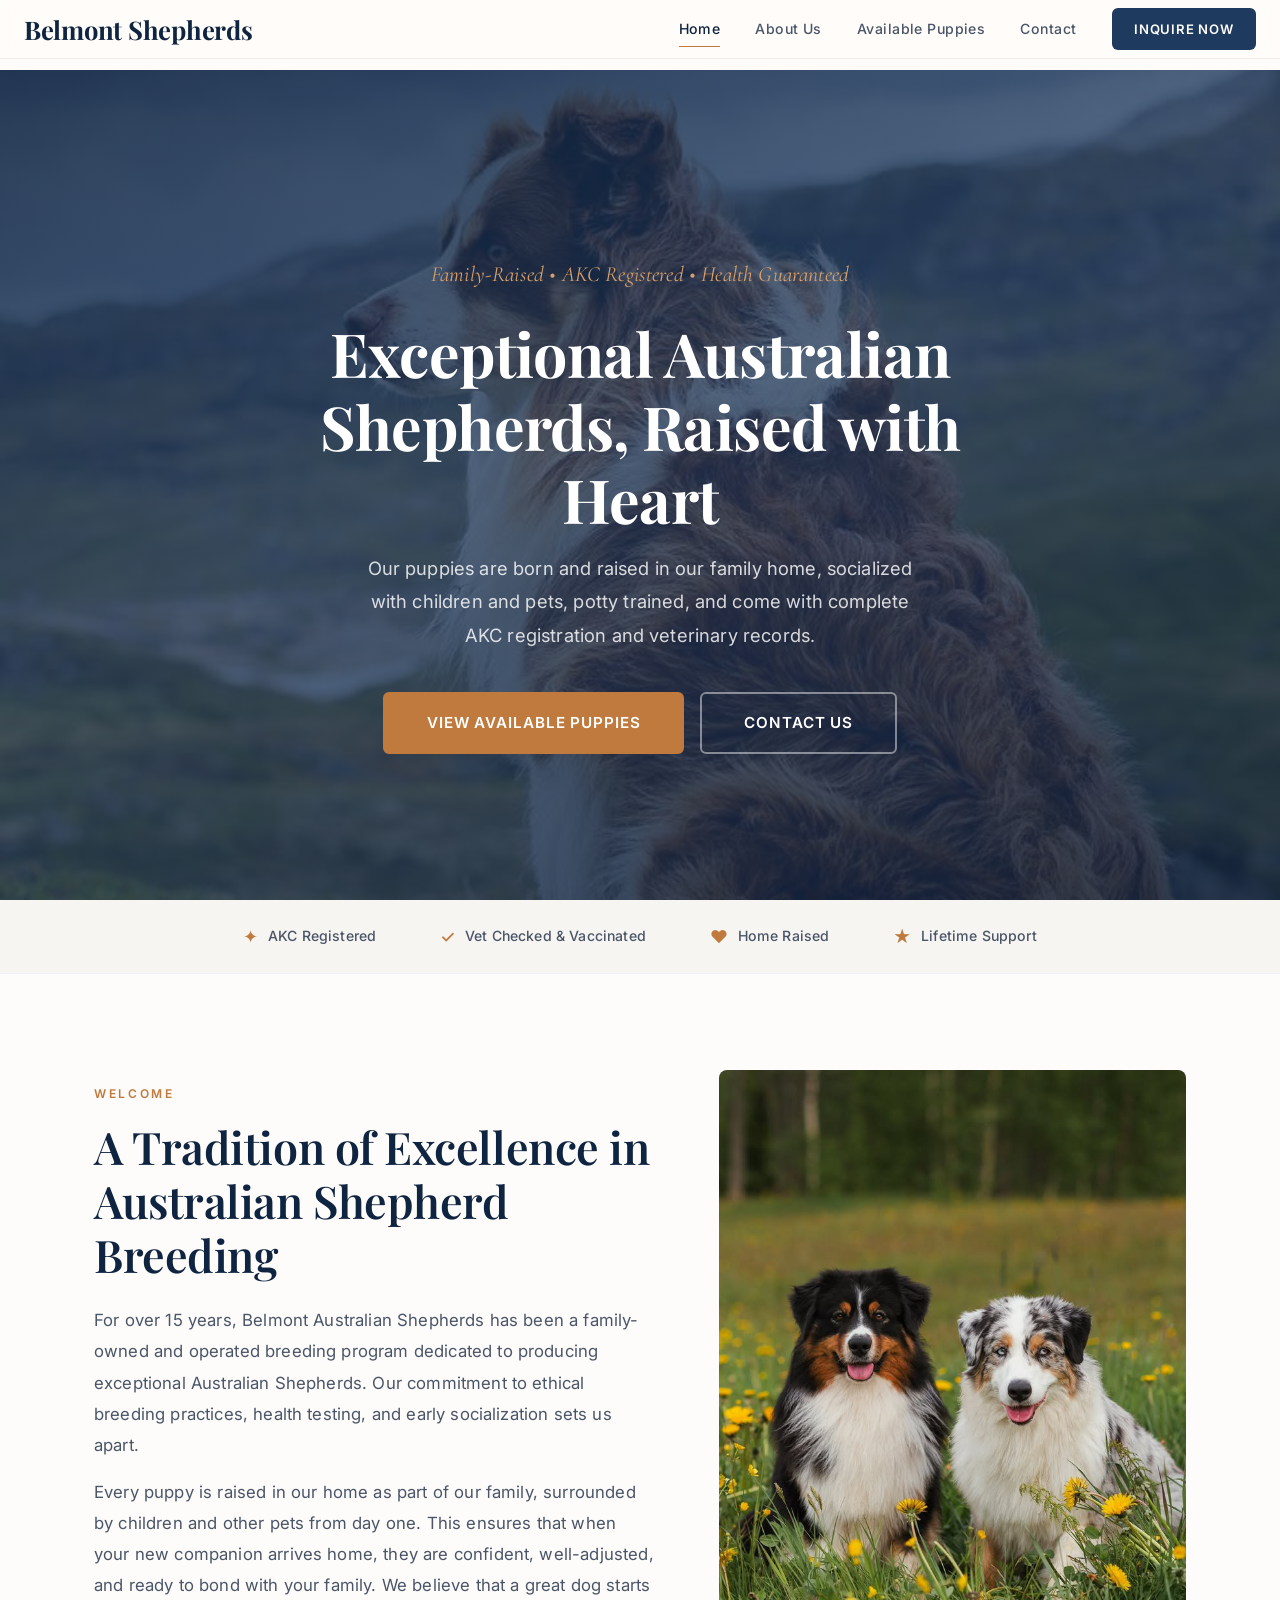
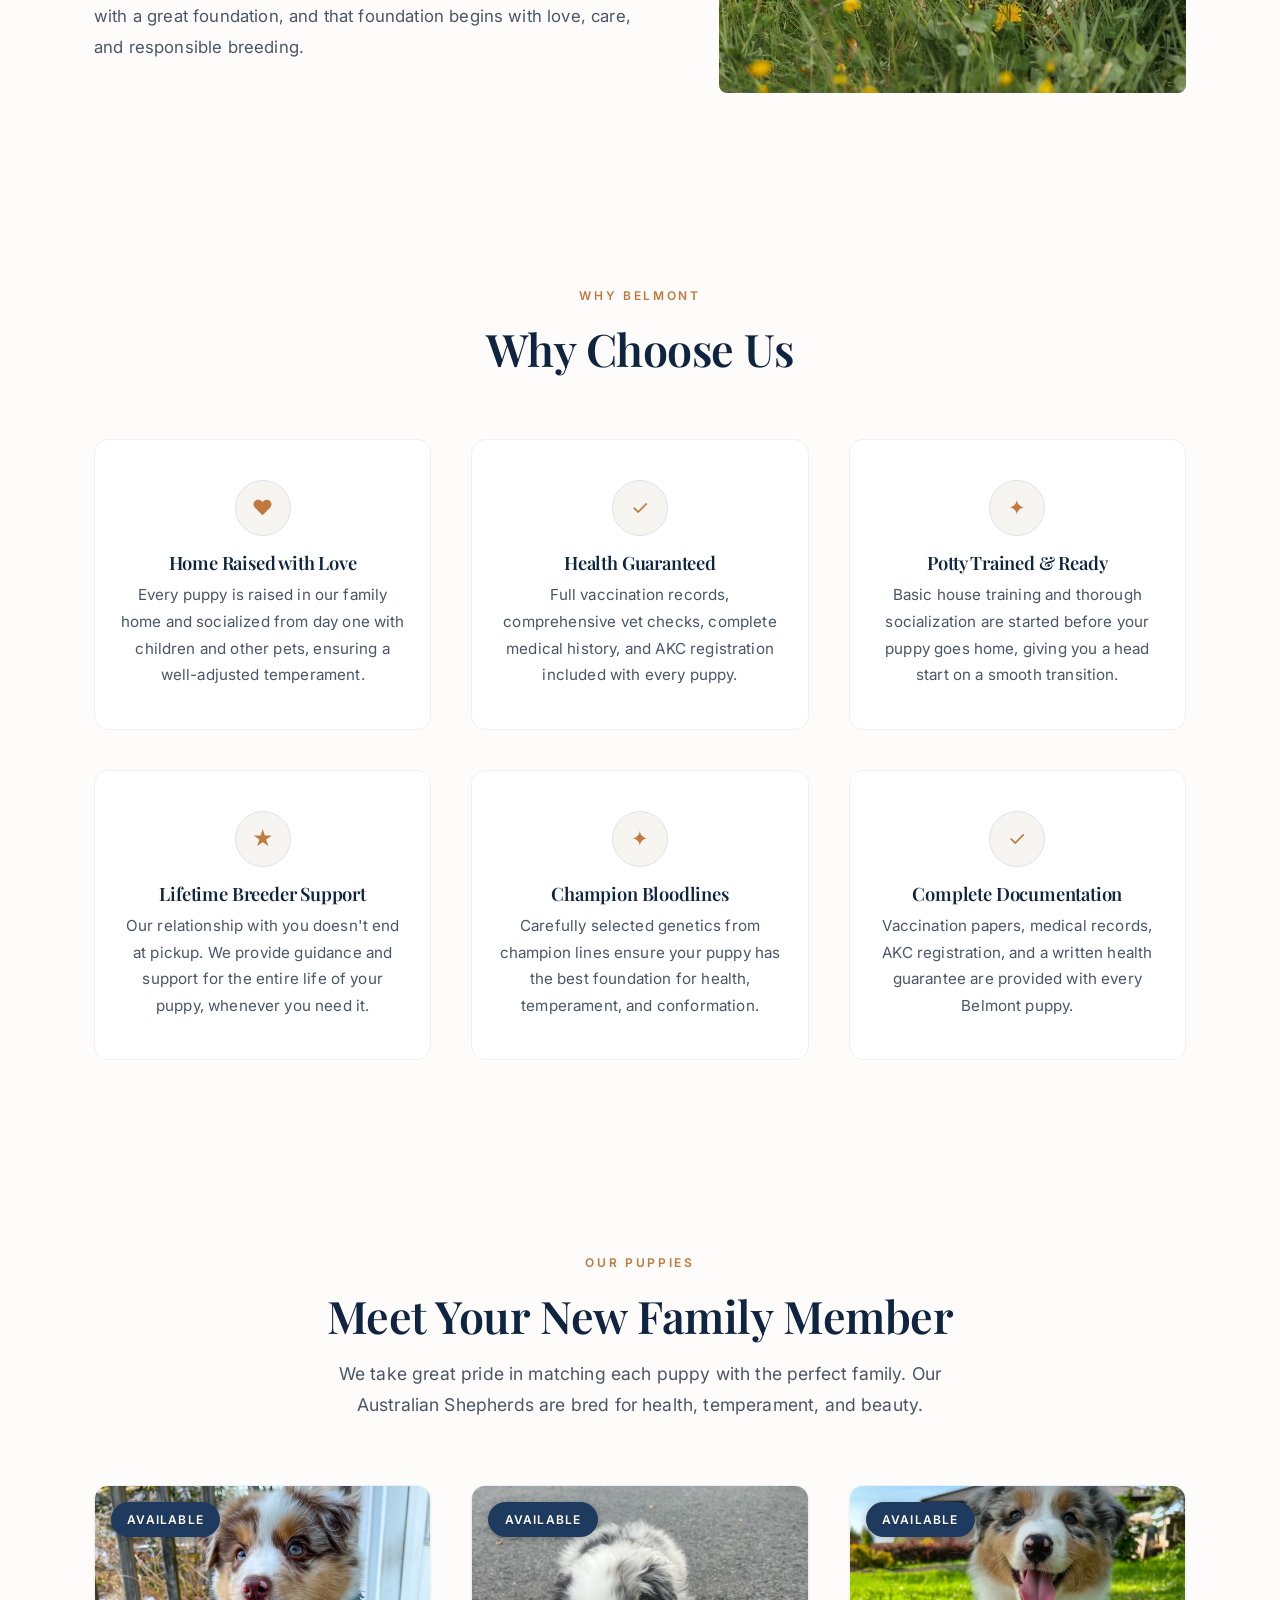
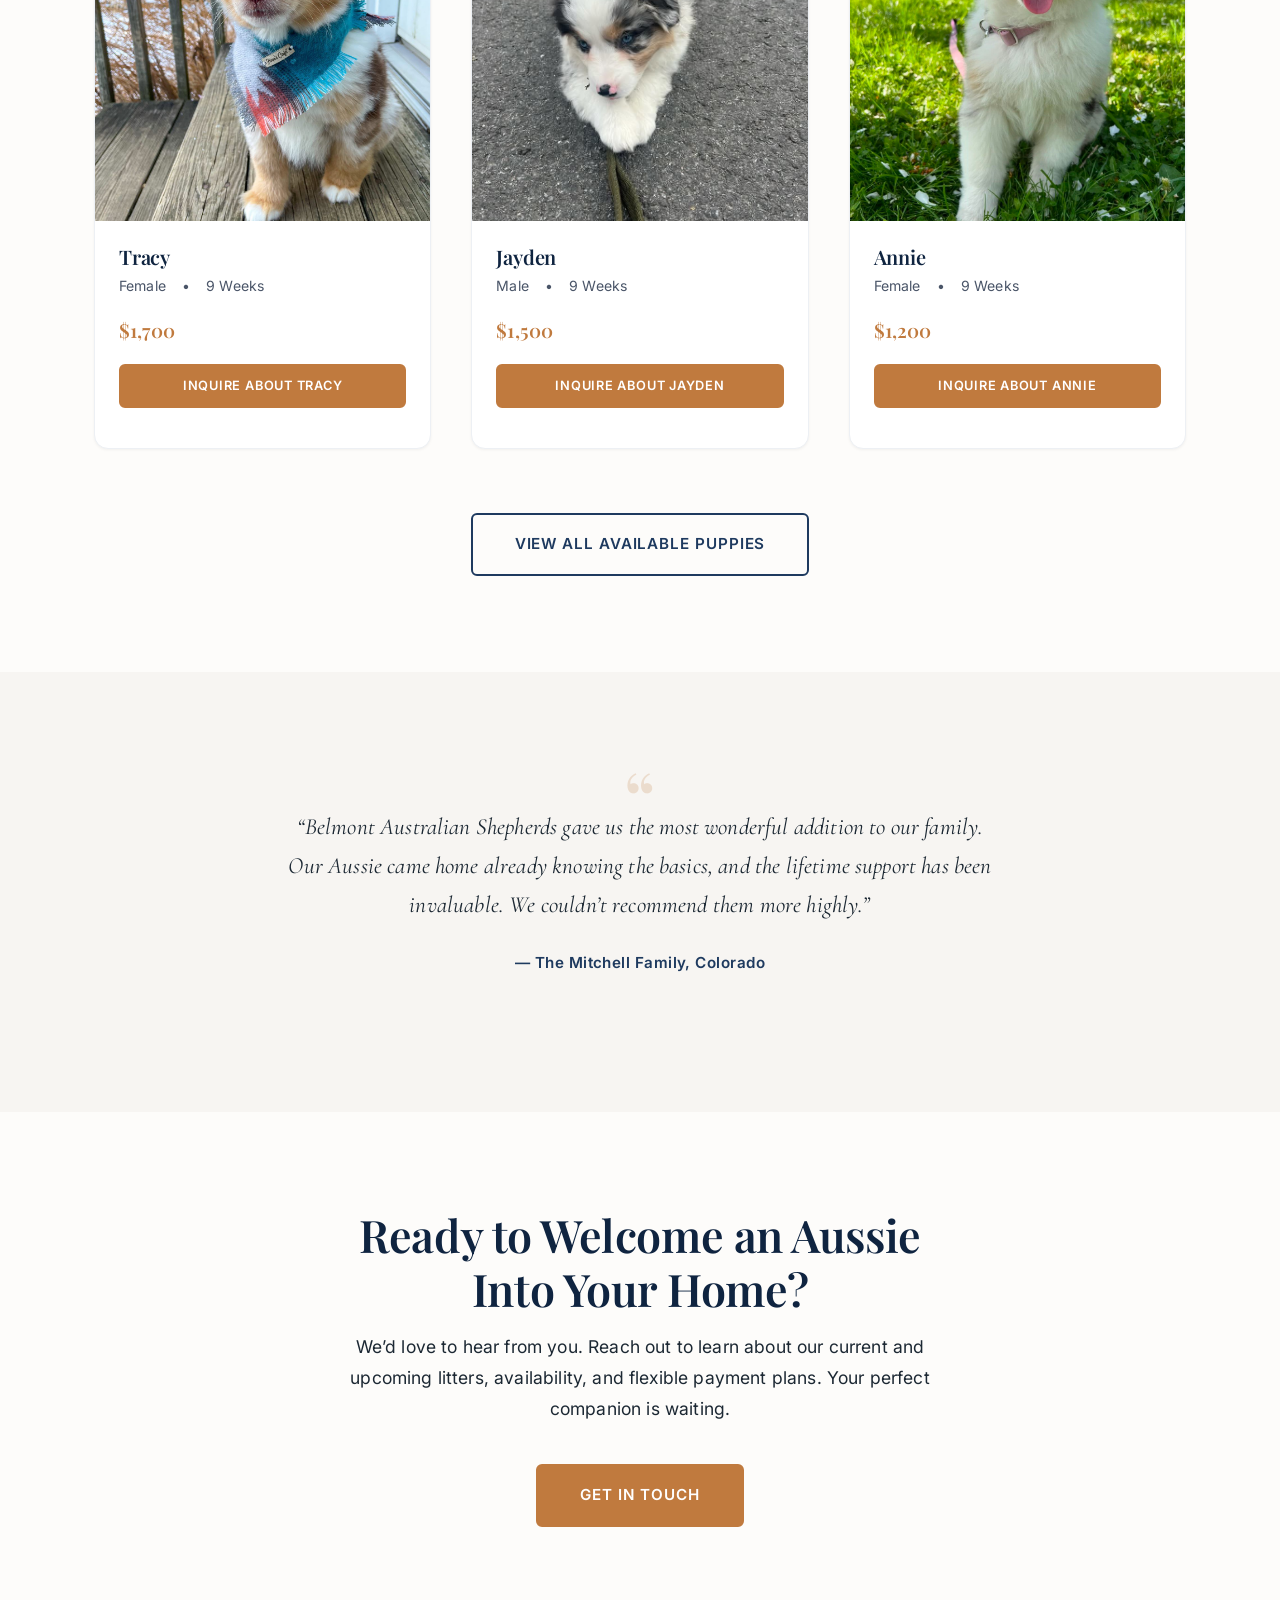
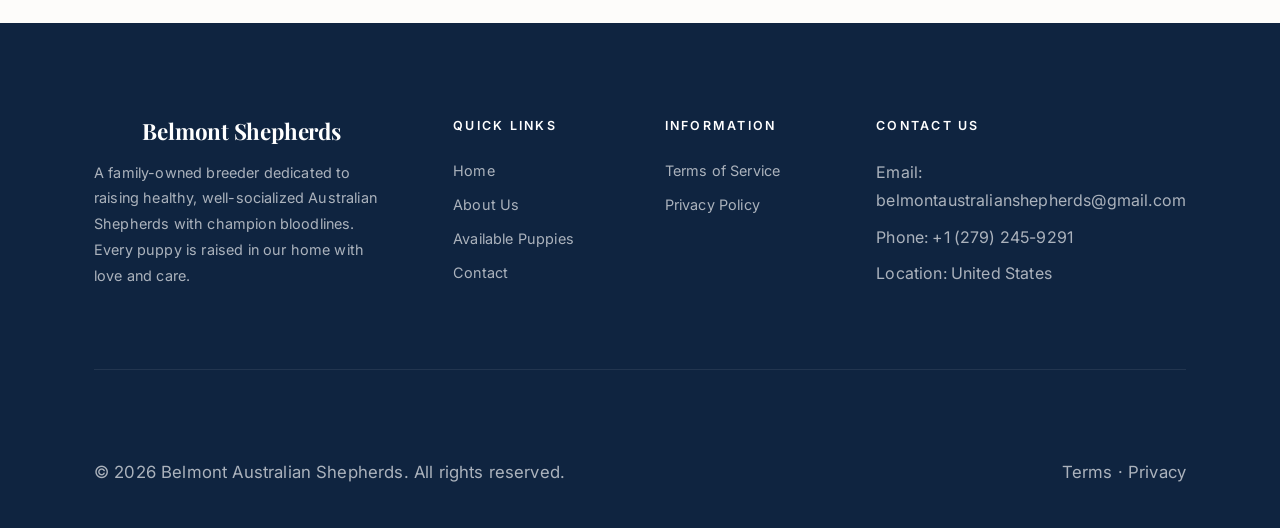
<file: index.html>
<!DOCTYPE html>
<html lang="en">
<head>
  <meta charset="UTF-8">
  <meta name="viewport" content="width=device-width, initial-scale=1.0">
  <meta name="description" content="Belmont Australian Shepherds — Premier Australian Shepherd breeder. Family-raised, AKC-registered puppies with champion bloodlines, health guarantees, and lifetime support.">
  <title>Belmont Australian Shepherds | Premier Aussie Breeder</title>
  <link rel="preconnect" href="https://fonts.googleapis.com">
  <link rel="preconnect" href="https://fonts.gstatic.com" crossorigin>
  <link href="https://fonts.googleapis.com/css2?family=Cormorant+Garamond:ital,wght@0,400;0,500;1,400;1,500&family=Inter:wght@400;500;600&family=Playfair+Display:wght@400;600;700&display=swap" rel="stylesheet">
  <link rel="stylesheet" href="css/styles.css">
</head>
<body>

  <!-- Navigation -->
  <nav class="nav">
    <div class="nav__inner">
      <a href="index.html" class="nav__logo">
        <span class="nav__logo-name">Belmont Shepherds</span>
      </a>
      <button class="nav__toggle" aria-label="Menu"><span></span><span></span><span></span></button>
      <div class="nav__links">
        <a href="index.html" class="nav__link nav__link--active">Home</a>
        <a href="about.html" class="nav__link">About Us</a>
        <a href="puppies.html" class="nav__link">Available Puppies</a>
        <a href="contact.html" class="nav__link">Contact</a>
        <a href="contact.html" class="nav__cta">Inquire Now</a>
      </div>
    </div>
  </nav>

  <main>

    <!-- Hero Section -->
    <section class="hero">
      <div class="hero__bg" style="background-image:url('images/Parents and past litters/Hero Image.jpg')"></div>
      <div class="hero__overlay"></div>
      <div class="hero__content">
        <span class="hero__accent fade-in">Family-Raised &bull; AKC Registered &bull; Health Guaranteed</span>
        <h1 class="fade-in">Exceptional Australian Shepherds, Raised with Heart</h1>
        <p class="hero__subtitle fade-in">Our puppies are born and raised in our family home, socialized with children and pets, potty trained, and come with complete AKC registration and veterinary records.</p>
        <div class="hero__actions fade-in">
          <a href="puppies.html" class="btn btn--primary btn--lg">View Available Puppies</a>
          <a href="contact.html" class="btn btn--outline-white btn--lg">Contact Us</a>
        </div>
      </div>
    </section>

    <!-- Trust Bar -->
    <section class="trust-bar">
      <div class="container">
        <div class="trust-bar__grid">
          <div class="trust-bar__item">
            <span class="trust-bar__icon">✦</span>
            <span class="trust-bar__text">AKC Registered</span>
          </div>
          <div class="trust-bar__item">
            <span class="trust-bar__icon">✓</span>
            <span class="trust-bar__text">Vet Checked &amp; Vaccinated</span>
          </div>
          <div class="trust-bar__item">
            <span class="trust-bar__icon">♥</span>
            <span class="trust-bar__text">Home Raised</span>
          </div>
          <div class="trust-bar__item">
            <span class="trust-bar__icon">★</span>
            <span class="trust-bar__text">Lifetime Support</span>
          </div>
        </div>
      </div>
    </section>

    <!-- Introduction Section -->
    <section class="section intro">
      <div class="container">
        <div class="intro__grid fade-in">
          <div class="intro__text">
            <span class="section-label">Welcome</span>
            <h2>A Tradition of Excellence in Australian Shepherd Breeding</h2>
            <p>For over 15 years, Belmont Australian Shepherds has been a family-owned and operated breeding program dedicated to producing exceptional Australian Shepherds. Our commitment to ethical breeding practices, health testing, and early socialization sets us apart.</p>
            <p>Every puppy is raised in our home as part of our family, surrounded by children and other pets from day one. This ensures that when your new companion arrives home, they are confident, well-adjusted, and ready to bond with your family. We believe that a great dog starts with a great foundation, and that foundation begins with love, care, and responsible breeding.</p>
          </div>
          <div class="intro__image">
            <img src="images/Parents and past litters/first section image.jpg" alt="Belmont Australian Shepherds - Our Australian Shepherds" style="width:100%; height:auto; border-radius:8px; object-fit:cover;">
          </div>
        </div>
      </div>
    </section>

    <!-- Why Choose Us -->
    <section class="section features">
      <div class="container">
        <div class="section-header fade-in">
          <span class="section-label">Why Belmont</span>
          <h2>Why Choose Us</h2>
        </div>
        <div class="features__grid">
          <div class="features__card fade-in">
            <span class="features__icon">♥</span>
            <h3>Home Raised with Love</h3>
            <p>Every puppy is raised in our family home and socialized from day one with children and other pets, ensuring a well-adjusted temperament.</p>
          </div>
          <div class="features__card fade-in">
            <span class="features__icon">✓</span>
            <h3>Health Guaranteed</h3>
            <p>Full vaccination records, comprehensive vet checks, complete medical history, and AKC registration included with every puppy.</p>
          </div>
          <div class="features__card fade-in">
            <span class="features__icon">✦</span>
            <h3>Potty Trained &amp; Ready</h3>
            <p>Basic house training and thorough socialization are started before your puppy goes home, giving you a head start on a smooth transition.</p>
          </div>
          <div class="features__card fade-in">
            <span class="features__icon">★</span>
            <h3>Lifetime Breeder Support</h3>
            <p>Our relationship with you doesn't end at pickup. We provide guidance and support for the entire life of your puppy, whenever you need it.</p>
          </div>
          <div class="features__card fade-in">
            <span class="features__icon">✦</span>
            <h3>Champion Bloodlines</h3>
            <p>Carefully selected genetics from champion lines ensure your puppy has the best foundation for health, temperament, and conformation.</p>
          </div>
          <div class="features__card fade-in">
            <span class="features__icon">✓</span>
            <h3>Complete Documentation</h3>
            <p>Vaccination papers, medical records, AKC registration, and a written health guarantee are provided with every Belmont puppy.</p>
          </div>
        </div>
      </div>
    </section>

    <!-- Available Puppies Preview -->
    <section class="section puppies-preview">
      <div class="container">
        <div class="section-header fade-in">
          <span class="section-label">Our Puppies</span>
          <h2>Meet Your New Family Member</h2>
          <p>We take great pride in matching each puppy with the perfect family. Our Australian Shepherds are bred for health, temperament, and beauty.</p>
        </div>
        <div class="grid grid--3 fade-in" style="margin-bottom:var(--space-xl)">
          <div class="puppy-card">
            <div class="puppy-card__image-wrapper">
              <img src="images/Tracy Female 9 weeks 1700/IMG_20260207_233753_958.jpg" alt="Tracy - Australian Shepherd Puppy" class="puppy-card__image">
              <span class="puppy-card__badge badge badge--available">Available</span>
            </div>
            <div class="puppy-card__body">
              <h3 class="puppy-card__name">Tracy</h3>
              <div class="puppy-card__details"><span>Female</span><span>&bull;</span><span>9 Weeks</span></div>
              <div class="puppy-card__price">$1,700</div>
              <a href="contact.html?puppy=Tracy" class="btn btn--primary btn--sm puppy-card__cta">Inquire About Tracy</a>
            </div>
          </div>
          <div class="puppy-card">
            <div class="puppy-card__image-wrapper">
              <img src="images/Jayden male 9 weeks 1500/IMG_20260207_232841_481.jpg" alt="Jayden - Australian Shepherd Puppy" class="puppy-card__image">
              <span class="puppy-card__badge badge badge--available">Available</span>
            </div>
            <div class="puppy-card__body">
              <h3 class="puppy-card__name">Jayden</h3>
              <div class="puppy-card__details"><span>Male</span><span>&bull;</span><span>9 Weeks</span></div>
              <div class="puppy-card__price">$1,500</div>
              <a href="contact.html?puppy=Jayden" class="btn btn--primary btn--sm puppy-card__cta">Inquire About Jayden</a>
            </div>
          </div>
          <div class="puppy-card">
            <div class="puppy-card__image-wrapper">
              <img src="images/Annie Female 9 weeks 1200/Annie profile.jpg" alt="Annie - Australian Shepherd Puppy" class="puppy-card__image">
              <span class="puppy-card__badge badge badge--available">Available</span>
            </div>
            <div class="puppy-card__body">
              <h3 class="puppy-card__name">Annie</h3>
              <div class="puppy-card__details"><span>Female</span><span>&bull;</span><span>9 Weeks</span></div>
              <div class="puppy-card__price">$1,200</div>
              <a href="contact.html?puppy=Annie" class="btn btn--primary btn--sm puppy-card__cta">Inquire About Annie</a>
            </div>
          </div>
        </div>
        <div class="text-center fade-in">
          <a href="puppies.html" class="btn btn--secondary btn--lg">View All Available Puppies</a>
        </div>
      </div>
    </section>

    <!-- Testimonial Section -->
    <section class="section testimonial">
      <div class="container">
        <div class="testimonial__content fade-in">
          <blockquote class="testimonial__quote">
            <p>&ldquo;Belmont Australian Shepherds gave us the most wonderful addition to our family. Our Aussie came home already knowing the basics, and the lifetime support has been invaluable. We couldn&rsquo;t recommend them more highly.&rdquo;</p>
            <cite>&mdash; The Mitchell Family, Colorado</cite>
          </blockquote>
        </div>
      </div>
    </section>

    <!-- CTA Section -->
    <section class="section cta-section">
      <div class="container">
        <div class="cta-section__content fade-in">
          <h2>Ready to Welcome an Aussie Into Your Home?</h2>
          <p>We&rsquo;d love to hear from you. Reach out to learn about our current and upcoming litters, availability, and flexible payment plans. Your perfect companion is waiting.</p>
          <a href="contact.html" class="btn btn--primary btn--lg">Get in Touch</a>
        </div>
      </div>
    </section>

  </main>

  <!-- Footer -->
  <footer class="footer">
    <div class="container">
      <div class="footer__grid">
        <div class="footer__brand">
          <a href="index.html" class="nav__logo">
            <span class="nav__logo-name">Belmont Shepherds</span>
          </a>
          <p>A family-owned breeder dedicated to raising healthy, well-socialized Australian Shepherds with champion bloodlines. Every puppy is raised in our home with love and care.</p>
        </div>
        <div>
          <h4>Quick Links</h4>
          <ul class="footer__links">
            <li><a href="index.html">Home</a></li>
            <li><a href="about.html">About Us</a></li>
            <li><a href="puppies.html">Available Puppies</a></li>
            <li><a href="contact.html">Contact</a></li>
          </ul>
        </div>
        <div>
          <h4>Information</h4>
          <ul class="footer__links">
            <li><a href="terms.html">Terms of Service</a></li>
            <li><a href="privacy.html">Privacy Policy</a></li>
          </ul>
        </div>
        <div>
          <h4>Contact Us</h4>
          <ul class="footer__links">
            <li>Email: belmontaustralianshepherds@gmail.com</li>
            <li>Phone: +1 (279) 245-9291</li>
            <li>Location: United States</li>
          </ul>
        </div>
      </div>
      <div class="footer__bottom">
        <p>&copy; 2026 Belmont Australian Shepherds. All rights reserved.</p>
        <p><a href="terms.html">Terms</a> &middot; <a href="privacy.html">Privacy</a></p>
      </div>
    </div>
  </footer>

  <script src="js/main.js"></script>
</body>
</html>
</file>
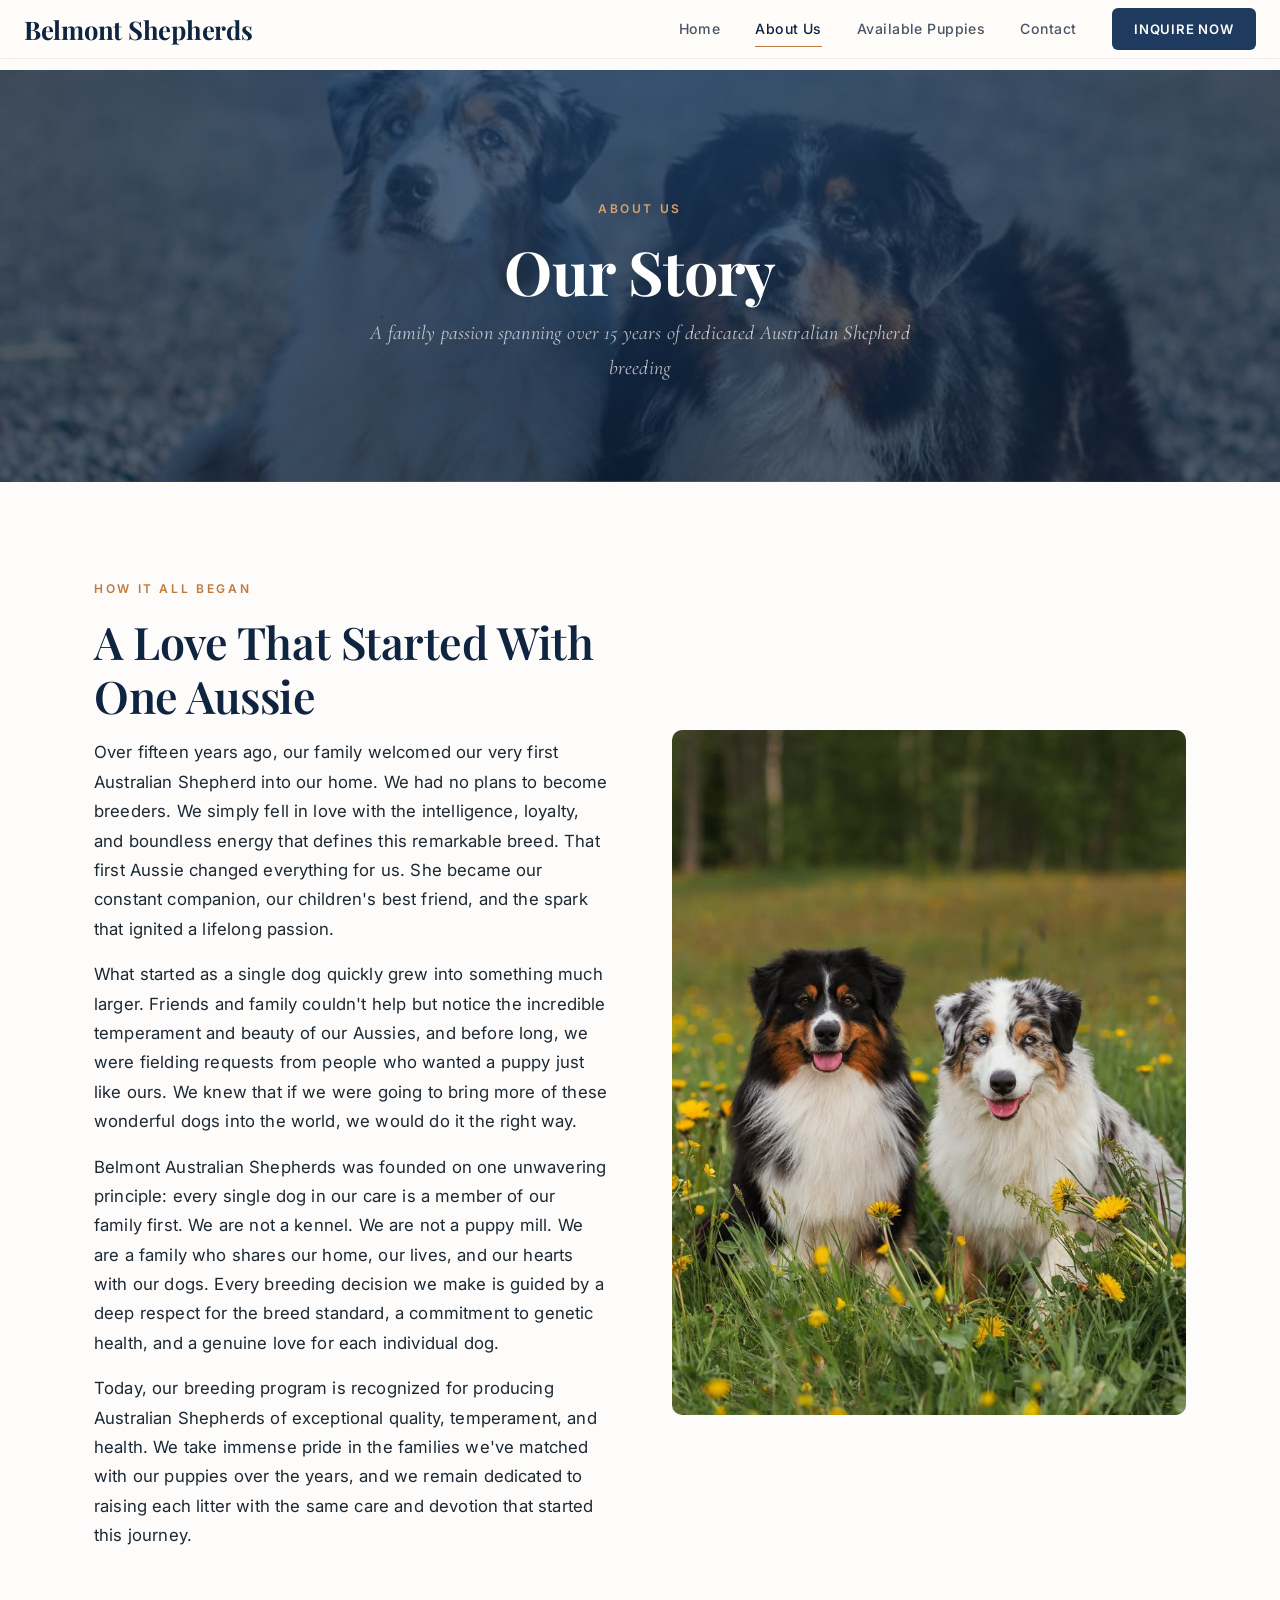
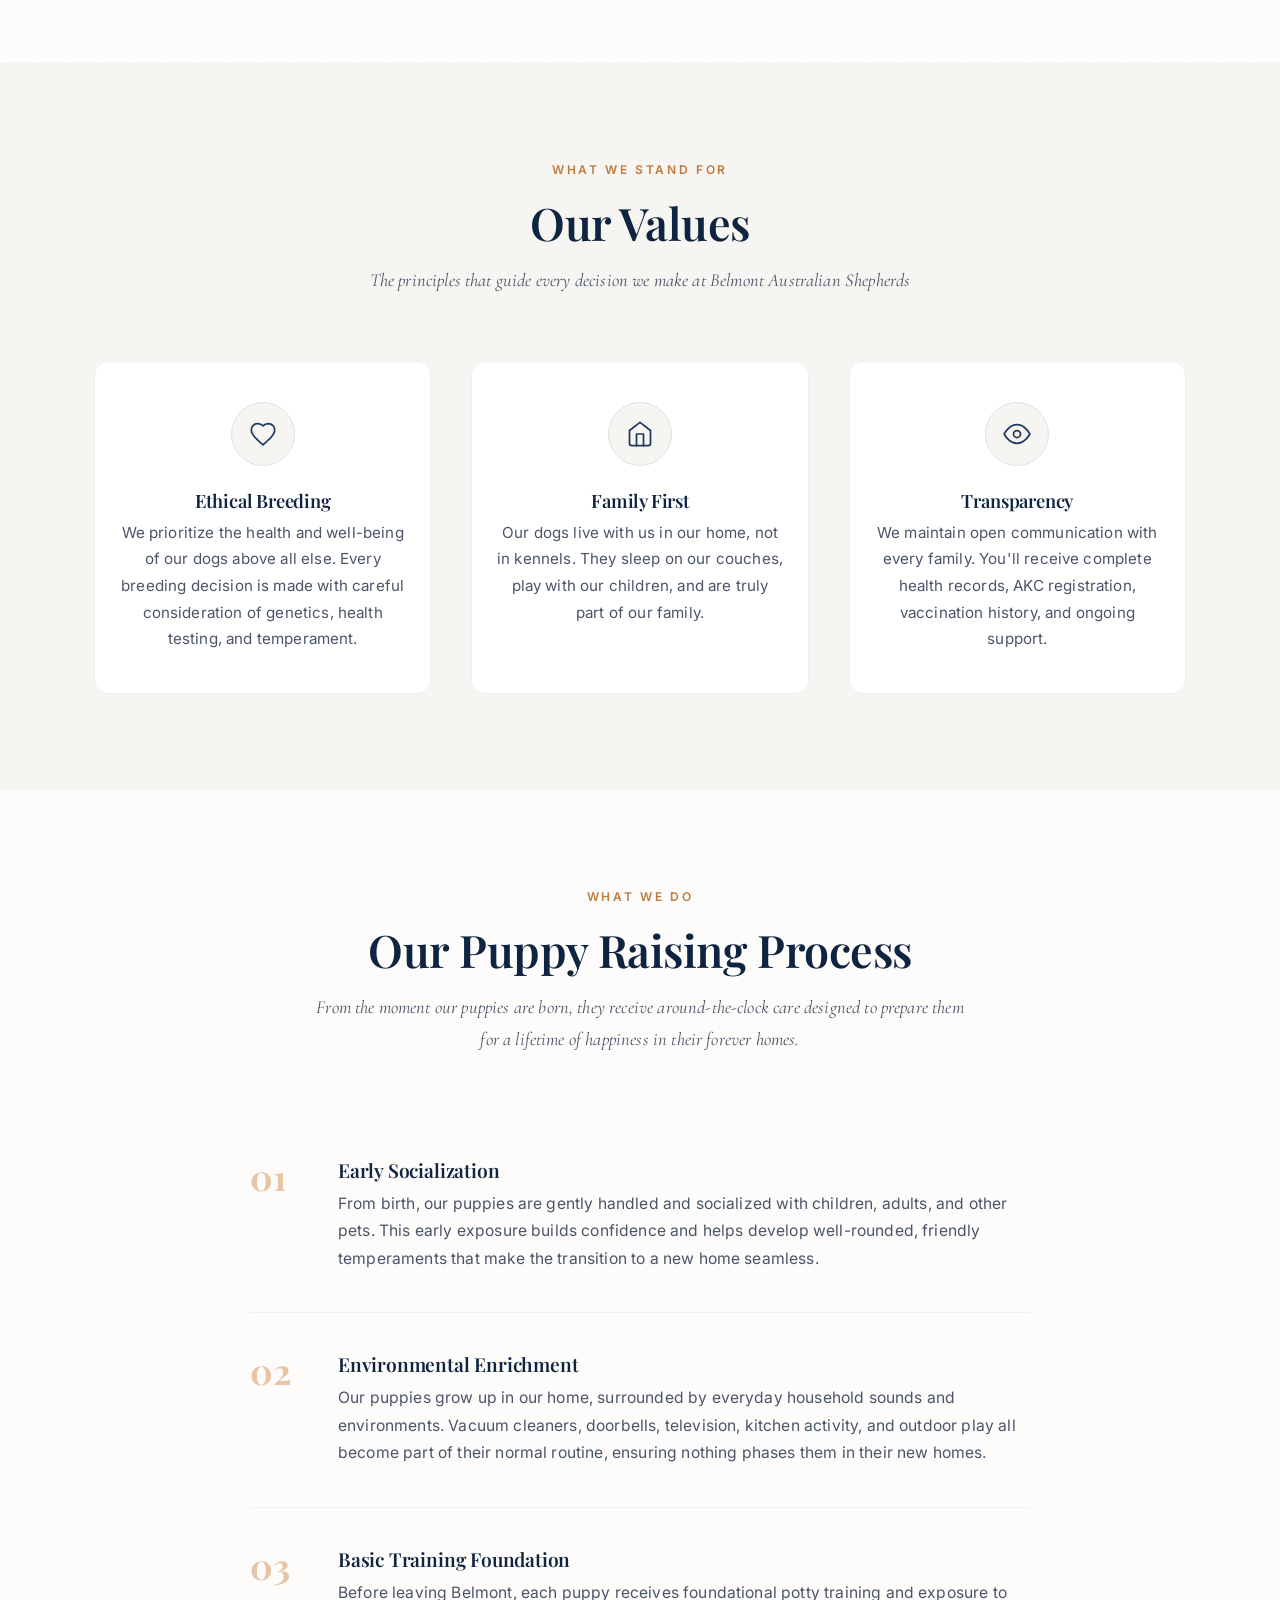
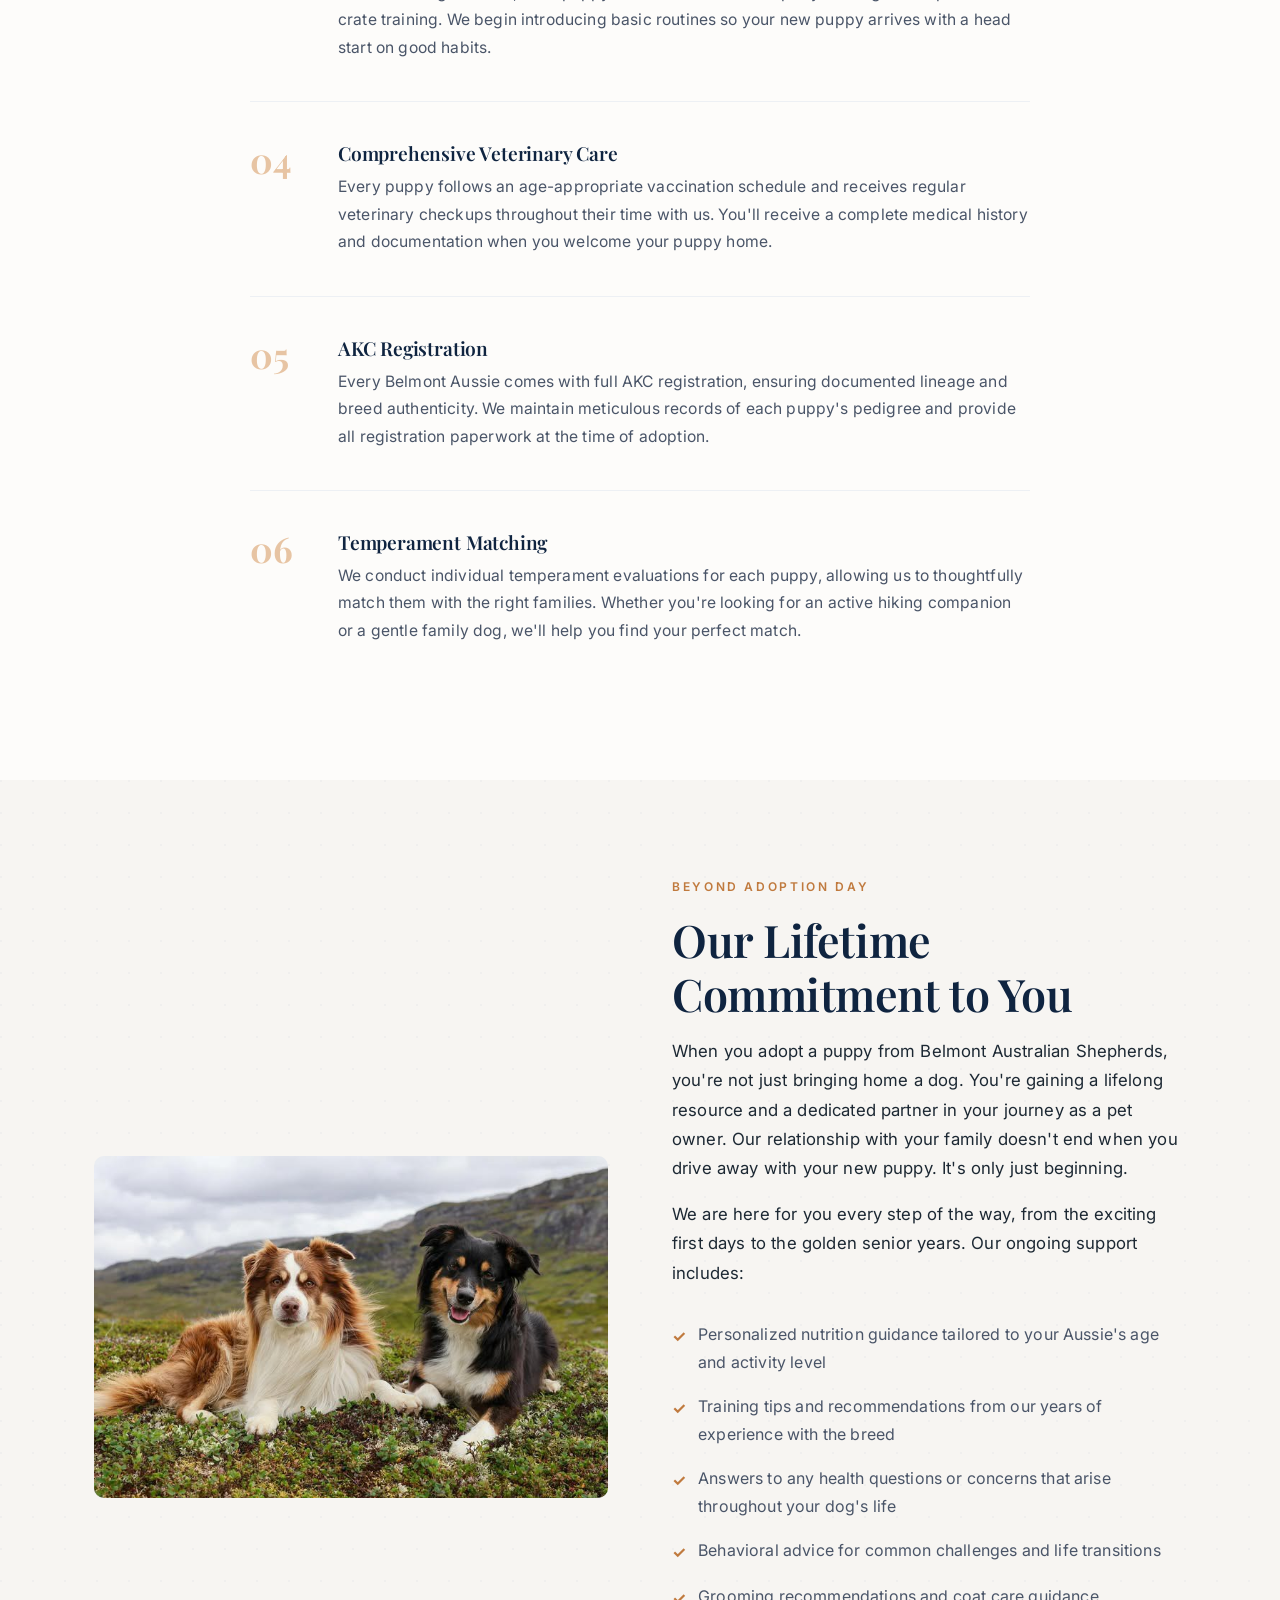
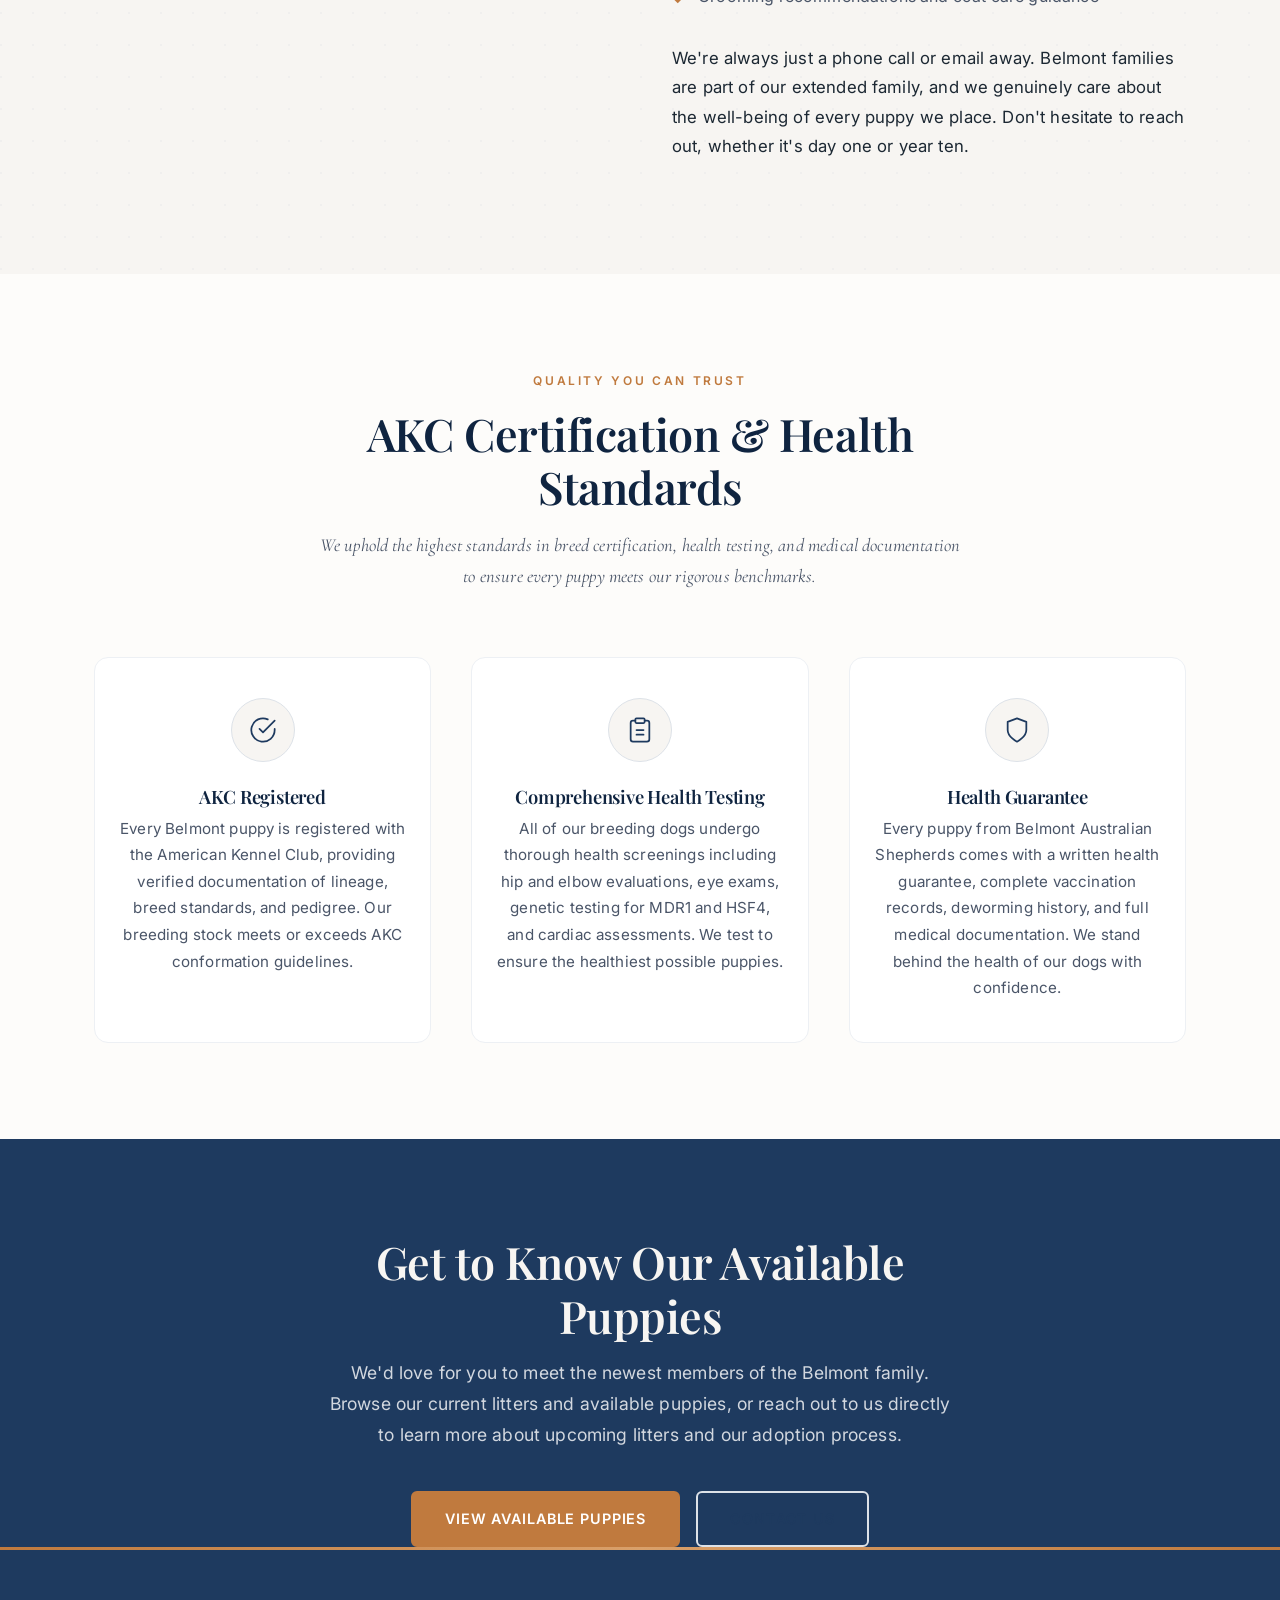
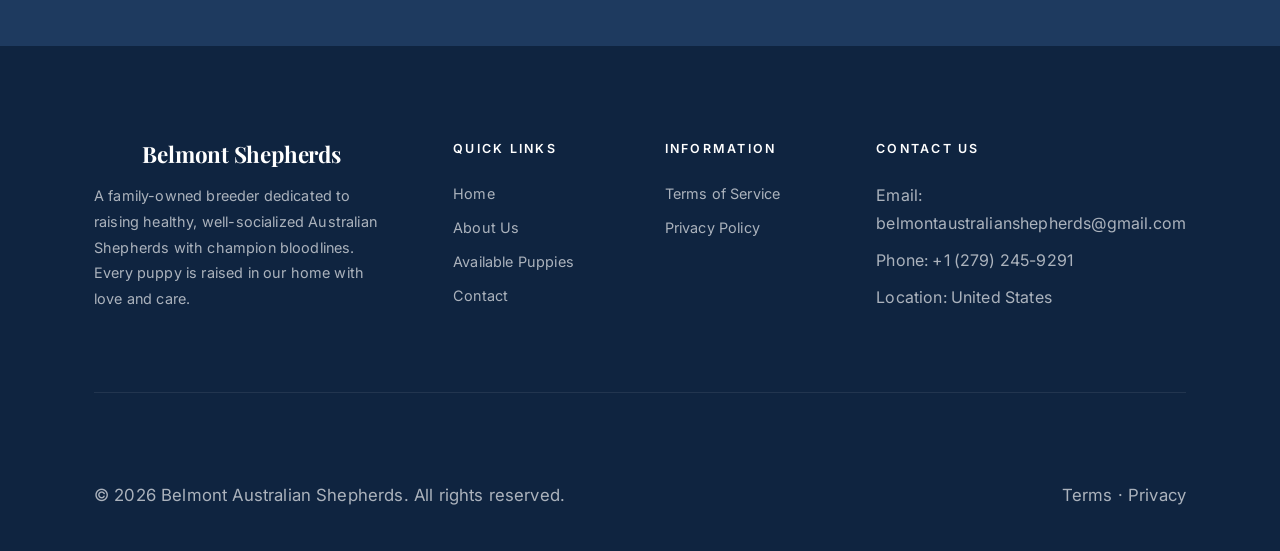
<file: about.html>
<!DOCTYPE html>
<html lang="en">
<head>
  <meta charset="UTF-8">
  <meta name="viewport" content="width=device-width, initial-scale=1.0">
  <title>About Us | Belmont Australian Shepherds - Premier Australian Shepherd Breeder</title>
  <meta name="description" content="Learn about Belmont Australian Shepherds, a family-owned Australian Shepherd breeding program with over 15 years of experience in ethical, health-focused breeding.">
  <link rel="preconnect" href="https://fonts.googleapis.com">
  <link rel="preconnect" href="https://fonts.gstatic.com" crossorigin>
  <link href="https://fonts.googleapis.com/css2?family=Cormorant+Garamond:ital,wght@0,400;0,500;1,400;1,500&family=Inter:wght@400;500;600&family=Playfair+Display:wght@400;600;700&display=swap" rel="stylesheet">
  <link rel="stylesheet" href="css/styles.css">
</head>
<body>

  <!-- Navigation -->
  <nav class="nav">
    <div class="nav__inner">
      <a href="index.html" class="nav__logo">
        <span class="nav__logo-name">Belmont Shepherds</span>
      </a>
      <button class="nav__toggle" aria-label="Menu"><span></span><span></span><span></span></button>
      <div class="nav__links">
        <a href="index.html" class="nav__link">Home</a>
        <a href="about.html" class="nav__link nav__link--active">About Us</a>
        <a href="puppies.html" class="nav__link">Available Puppies</a>
        <a href="contact.html" class="nav__link">Contact</a>
        <a href="contact.html" class="nav__cta">Inquire Now</a>
      </div>
    </div>
  </nav>

  <!-- Page Hero -->
  <section class="page-hero" style="background:linear-gradient(rgba(15,36,64,0.7),rgba(15,36,64,0.7)),url('images/Parents and past litters/About us image.jpg') center/cover no-repeat;">
    <div class="page-hero__content">
      <span class="section-label">About Us</span>
      <h1>Our Story</h1>
      <p>A family passion spanning over 15 years of dedicated Australian Shepherd breeding</p>
    </div>
  </section>

  <!-- Our Story Section -->
  <section class="section">
    <div class="container">
      <div class="split split--two-col">
        <div class="split__content fade-in">
          <span class="section__label">How It All Began</span>
          <h2 class="section__title">A Love That Started With One Aussie</h2>
          <p>Over fifteen years ago, our family welcomed our very first Australian Shepherd into our home. We had no plans to become breeders. We simply fell in love with the intelligence, loyalty, and boundless energy that defines this remarkable breed. That first Aussie changed everything for us. She became our constant companion, our children's best friend, and the spark that ignited a lifelong passion.</p>
          <p>What started as a single dog quickly grew into something much larger. Friends and family couldn't help but notice the incredible temperament and beauty of our Aussies, and before long, we were fielding requests from people who wanted a puppy just like ours. We knew that if we were going to bring more of these wonderful dogs into the world, we would do it the right way.</p>
          <p>Belmont Australian Shepherds was founded on one unwavering principle: every single dog in our care is a member of our family first. We are not a kennel. We are not a puppy mill. We are a family who shares our home, our lives, and our hearts with our dogs. Every breeding decision we make is guided by a deep respect for the breed standard, a commitment to genetic health, and a genuine love for each individual dog.</p>
          <p>Today, our breeding program is recognized for producing Australian Shepherds of exceptional quality, temperament, and health. We take immense pride in the families we've matched with our puppies over the years, and we remain dedicated to raising each litter with the same care and devotion that started this journey.</p>
        </div>
        <div class="split__media fade-in">
          <img src="images/Parents and past litters/first section image.jpg" alt="Belmont Australian Shepherds family with their Australian Shepherds" style="width:100%; height:100%; object-fit:cover; border-radius:var(--radius-md);">
        </div>
      </div>
    </div>
  </section>

  <!-- Our Values Section -->
  <section class="section section--cream">
    <div class="container">
      <div class="section__header fade-in">
        <span class="section__label">What We Stand For</span>
        <h2 class="section__title">Our Values</h2>
        <p class="section__subtitle">The principles that guide every decision we make at Belmont Australian Shepherds</p>
      </div>
      <div class="grid grid--three-col">
        <div class="feature-box fade-in">
          <div class="feature-box__icon">
            <svg xmlns="http://www.w3.org/2000/svg" width="40" height="40" viewBox="0 0 24 24" fill="none" stroke="currentColor" stroke-width="1.5" stroke-linecap="round" stroke-linejoin="round"><path d="M12 21.35l-1.45-1.32C5.4 15.36 2 12.28 2 8.5 2 5.42 4.42 3 7.5 3c1.74 0 3.41.81 4.5 2.09C13.09 3.81 14.76 3 16.5 3 19.58 3 22 5.42 22 8.5c0 3.78-3.4 6.86-8.55 11.54L12 21.35z"/></svg>
          </div>
          <h3 class="feature-box__title">Ethical Breeding</h3>
          <p class="feature-box__text">We prioritize the health and well-being of our dogs above all else. Every breeding decision is made with careful consideration of genetics, health testing, and temperament.</p>
        </div>
        <div class="feature-box fade-in">
          <div class="feature-box__icon">
            <svg xmlns="http://www.w3.org/2000/svg" width="40" height="40" viewBox="0 0 24 24" fill="none" stroke="currentColor" stroke-width="1.5" stroke-linecap="round" stroke-linejoin="round"><path d="M3 9l9-7 9 7v11a2 2 0 0 1-2 2H5a2 2 0 0 1-2-2z"/><polyline points="9 22 9 12 15 12 15 22"/></svg>
          </div>
          <h3 class="feature-box__title">Family First</h3>
          <p class="feature-box__text">Our dogs live with us in our home, not in kennels. They sleep on our couches, play with our children, and are truly part of our family.</p>
        </div>
        <div class="feature-box fade-in">
          <div class="feature-box__icon">
            <svg xmlns="http://www.w3.org/2000/svg" width="40" height="40" viewBox="0 0 24 24" fill="none" stroke="currentColor" stroke-width="1.5" stroke-linecap="round" stroke-linejoin="round"><path d="M1 12s4-8 11-8 11 8 11 8-4 8-11 8-11-8-11-8z"/><circle cx="12" cy="12" r="3"/></svg>
          </div>
          <h3 class="feature-box__title">Transparency</h3>
          <p class="feature-box__text">We maintain open communication with every family. You'll receive complete health records, AKC registration, vaccination history, and ongoing support.</p>
        </div>
      </div>
    </div>
  </section>

  <!-- Our Process Section -->
  <section class="section">
    <div class="container">
      <div class="section__header fade-in">
        <span class="section__label">What We Do</span>
        <h2 class="section__title">Our Puppy Raising Process</h2>
        <p class="section__subtitle">From the moment our puppies are born, they receive around-the-clock care designed to prepare them for a lifetime of happiness in their forever homes.</p>
      </div>
      <div class="process-list">
        <div class="process-item fade-in">
          <div class="process-item__number">01</div>
          <div class="process-item__content">
            <h3 class="process-item__title">Early Socialization</h3>
            <p class="process-item__text">From birth, our puppies are gently handled and socialized with children, adults, and other pets. This early exposure builds confidence and helps develop well-rounded, friendly temperaments that make the transition to a new home seamless.</p>
          </div>
        </div>
        <div class="process-item fade-in">
          <div class="process-item__number">02</div>
          <div class="process-item__content">
            <h3 class="process-item__title">Environmental Enrichment</h3>
            <p class="process-item__text">Our puppies grow up in our home, surrounded by everyday household sounds and environments. Vacuum cleaners, doorbells, television, kitchen activity, and outdoor play all become part of their normal routine, ensuring nothing phases them in their new homes.</p>
          </div>
        </div>
        <div class="process-item fade-in">
          <div class="process-item__number">03</div>
          <div class="process-item__content">
            <h3 class="process-item__title">Basic Training Foundation</h3>
            <p class="process-item__text">Before leaving Belmont, each puppy receives foundational potty training and exposure to crate training. We begin introducing basic routines so your new puppy arrives with a head start on good habits.</p>
          </div>
        </div>
        <div class="process-item fade-in">
          <div class="process-item__number">04</div>
          <div class="process-item__content">
            <h3 class="process-item__title">Comprehensive Veterinary Care</h3>
            <p class="process-item__text">Every puppy follows an age-appropriate vaccination schedule and receives regular veterinary checkups throughout their time with us. You'll receive a complete medical history and documentation when you welcome your puppy home.</p>
          </div>
        </div>
        <div class="process-item fade-in">
          <div class="process-item__number">05</div>
          <div class="process-item__content">
            <h3 class="process-item__title">AKC Registration</h3>
            <p class="process-item__text">Every Belmont Aussie comes with full AKC registration, ensuring documented lineage and breed authenticity. We maintain meticulous records of each puppy's pedigree and provide all registration paperwork at the time of adoption.</p>
          </div>
        </div>
        <div class="process-item fade-in">
          <div class="process-item__number">06</div>
          <div class="process-item__content">
            <h3 class="process-item__title">Temperament Matching</h3>
            <p class="process-item__text">We conduct individual temperament evaluations for each puppy, allowing us to thoughtfully match them with the right families. Whether you're looking for an active hiking companion or a gentle family dog, we'll help you find your perfect match.</p>
          </div>
        </div>
      </div>
    </div>
  </section>

  <!-- Our Commitment Section -->
  <section class="section section--cream">
    <div class="container">
      <div class="split split--two-col split--reverse">
        <div class="split__content fade-in">
          <span class="section__label">Beyond Adoption Day</span>
          <h2 class="section__title">Our Lifetime Commitment to You</h2>
          <p>When you adopt a puppy from Belmont Australian Shepherds, you're not just bringing home a dog. You're gaining a lifelong resource and a dedicated partner in your journey as a pet owner. Our relationship with your family doesn't end when you drive away with your new puppy. It's only just beginning.</p>
          <p>We are here for you every step of the way, from the exciting first days to the golden senior years. Our ongoing support includes:</p>
          <ul class="check-list">
            <li class="check-list__item">Personalized nutrition guidance tailored to your Aussie's age and activity level</li>
            <li class="check-list__item">Training tips and recommendations from our years of experience with the breed</li>
            <li class="check-list__item">Answers to any health questions or concerns that arise throughout your dog's life</li>
            <li class="check-list__item">Behavioral advice for common challenges and life transitions</li>
            <li class="check-list__item">Grooming recommendations and coat care guidance</li>
          </ul>
          <p>We're always just a phone call or email away. Belmont families are part of our extended family, and we genuinely care about the well-being of every puppy we place. Don't hesitate to reach out, whether it's day one or year ten.</p>
        </div>
        <div class="split__media fade-in">
          <img src="images/Parents and past litters/Lifetime commitment.jpg" alt="Our lifetime commitment to every Belmont Aussie" style="width:100%; height:100%; object-fit:cover; border-radius:var(--radius-md);">
        </div>
      </div>
    </div>
  </section>

  <!-- AKC & Health Standards Section -->
  <section class="section">
    <div class="container">
      <div class="section__header fade-in">
        <span class="section__label">Quality You Can Trust</span>
        <h2 class="section__title">AKC Certification &amp; Health Standards</h2>
        <p class="section__subtitle">We uphold the highest standards in breed certification, health testing, and medical documentation to ensure every puppy meets our rigorous benchmarks.</p>
      </div>
      <div class="grid grid--three-col">
        <div class="feature-box fade-in">
          <div class="feature-box__icon">
            <svg xmlns="http://www.w3.org/2000/svg" width="40" height="40" viewBox="0 0 24 24" fill="none" stroke="currentColor" stroke-width="1.5" stroke-linecap="round" stroke-linejoin="round"><path d="M22 11.08V12a10 10 0 1 1-5.93-9.14"/><polyline points="22 4 12 14.01 9 11.01"/></svg>
          </div>
          <h3 class="feature-box__title">AKC Registered</h3>
          <p class="feature-box__text">Every Belmont puppy is registered with the American Kennel Club, providing verified documentation of lineage, breed standards, and pedigree. Our breeding stock meets or exceeds AKC conformation guidelines.</p>
        </div>
        <div class="feature-box fade-in">
          <div class="feature-box__icon">
            <svg xmlns="http://www.w3.org/2000/svg" width="40" height="40" viewBox="0 0 24 24" fill="none" stroke="currentColor" stroke-width="1.5" stroke-linecap="round" stroke-linejoin="round"><path d="M16 4h2a2 2 0 0 1 2 2v14a2 2 0 0 1-2 2H6a2 2 0 0 1-2-2V6a2 2 0 0 1 2-2h2"/><rect x="8" y="2" width="8" height="4" rx="1" ry="1"/><line x1="9" y1="12" x2="15" y2="12"/><line x1="9" y1="16" x2="15" y2="16"/></svg>
          </div>
          <h3 class="feature-box__title">Comprehensive Health Testing</h3>
          <p class="feature-box__text">All of our breeding dogs undergo thorough health screenings including hip and elbow evaluations, eye exams, genetic testing for MDR1 and HSF4, and cardiac assessments. We test to ensure the healthiest possible puppies.</p>
        </div>
        <div class="feature-box fade-in">
          <div class="feature-box__icon">
            <svg xmlns="http://www.w3.org/2000/svg" width="40" height="40" viewBox="0 0 24 24" fill="none" stroke="currentColor" stroke-width="1.5" stroke-linecap="round" stroke-linejoin="round"><path d="M12 22s8-4 8-10V5l-8-3-8 3v7c0 6 8 10 8 10z"/></svg>
          </div>
          <h3 class="feature-box__title">Health Guarantee</h3>
          <p class="feature-box__text">Every puppy from Belmont Australian Shepherds comes with a written health guarantee, complete vaccination records, deworming history, and full medical documentation. We stand behind the health of our dogs with confidence.</p>
        </div>
      </div>
    </div>
  </section>

  <!-- CTA Section -->
  <section class="section section--dark">
    <div class="container">
      <div class="cta-block fade-in">
        <h2 class="cta-block__title">Get to Know Our Available Puppies</h2>
        <p class="cta-block__text">We'd love for you to meet the newest members of the Belmont family. Browse our current litters and available puppies, or reach out to us directly to learn more about upcoming litters and our adoption process.</p>
        <div class="cta-block__actions">
          <a href="puppies.html" class="btn btn--primary">View Available Puppies</a>
          <a href="contact.html" class="btn btn--outline">Contact Us</a>
        </div>
      </div>
    </div>
  </section>

  <!-- Footer -->
  <footer class="footer">
    <div class="container">
      <div class="footer__grid">
        <div class="footer__brand">
          <a href="index.html" class="nav__logo">
            <span class="nav__logo-name">Belmont Shepherds</span>
          </a>
          <p>A family-owned breeder dedicated to raising healthy, well-socialized Australian Shepherds with champion bloodlines. Every puppy is raised in our home with love and care.</p>
        </div>
        <div>
          <h4>Quick Links</h4>
          <ul class="footer__links">
            <li><a href="index.html">Home</a></li>
            <li><a href="about.html">About Us</a></li>
            <li><a href="puppies.html">Available Puppies</a></li>
            <li><a href="contact.html">Contact</a></li>
          </ul>
        </div>
        <div>
          <h4>Information</h4>
          <ul class="footer__links">
            <li><a href="terms.html">Terms of Service</a></li>
            <li><a href="privacy.html">Privacy Policy</a></li>
          </ul>
        </div>
        <div>
          <h4>Contact Us</h4>
          <ul class="footer__links">
            <li>Email: belmontaustralianshepherds@gmail.com</li>
            <li>Phone: +1 (279) 245-9291</li>
            <li>Location: United States</li>
          </ul>
        </div>
      </div>
      <div class="footer__bottom">
        <p>&copy; 2026 Belmont Australian Shepherds. All rights reserved.</p>
        <p><a href="terms.html">Terms</a> &middot; <a href="privacy.html">Privacy</a></p>
      </div>
    </div>
  </footer>

  <script src="js/main.js"></script>
</body>
</html>
</file>
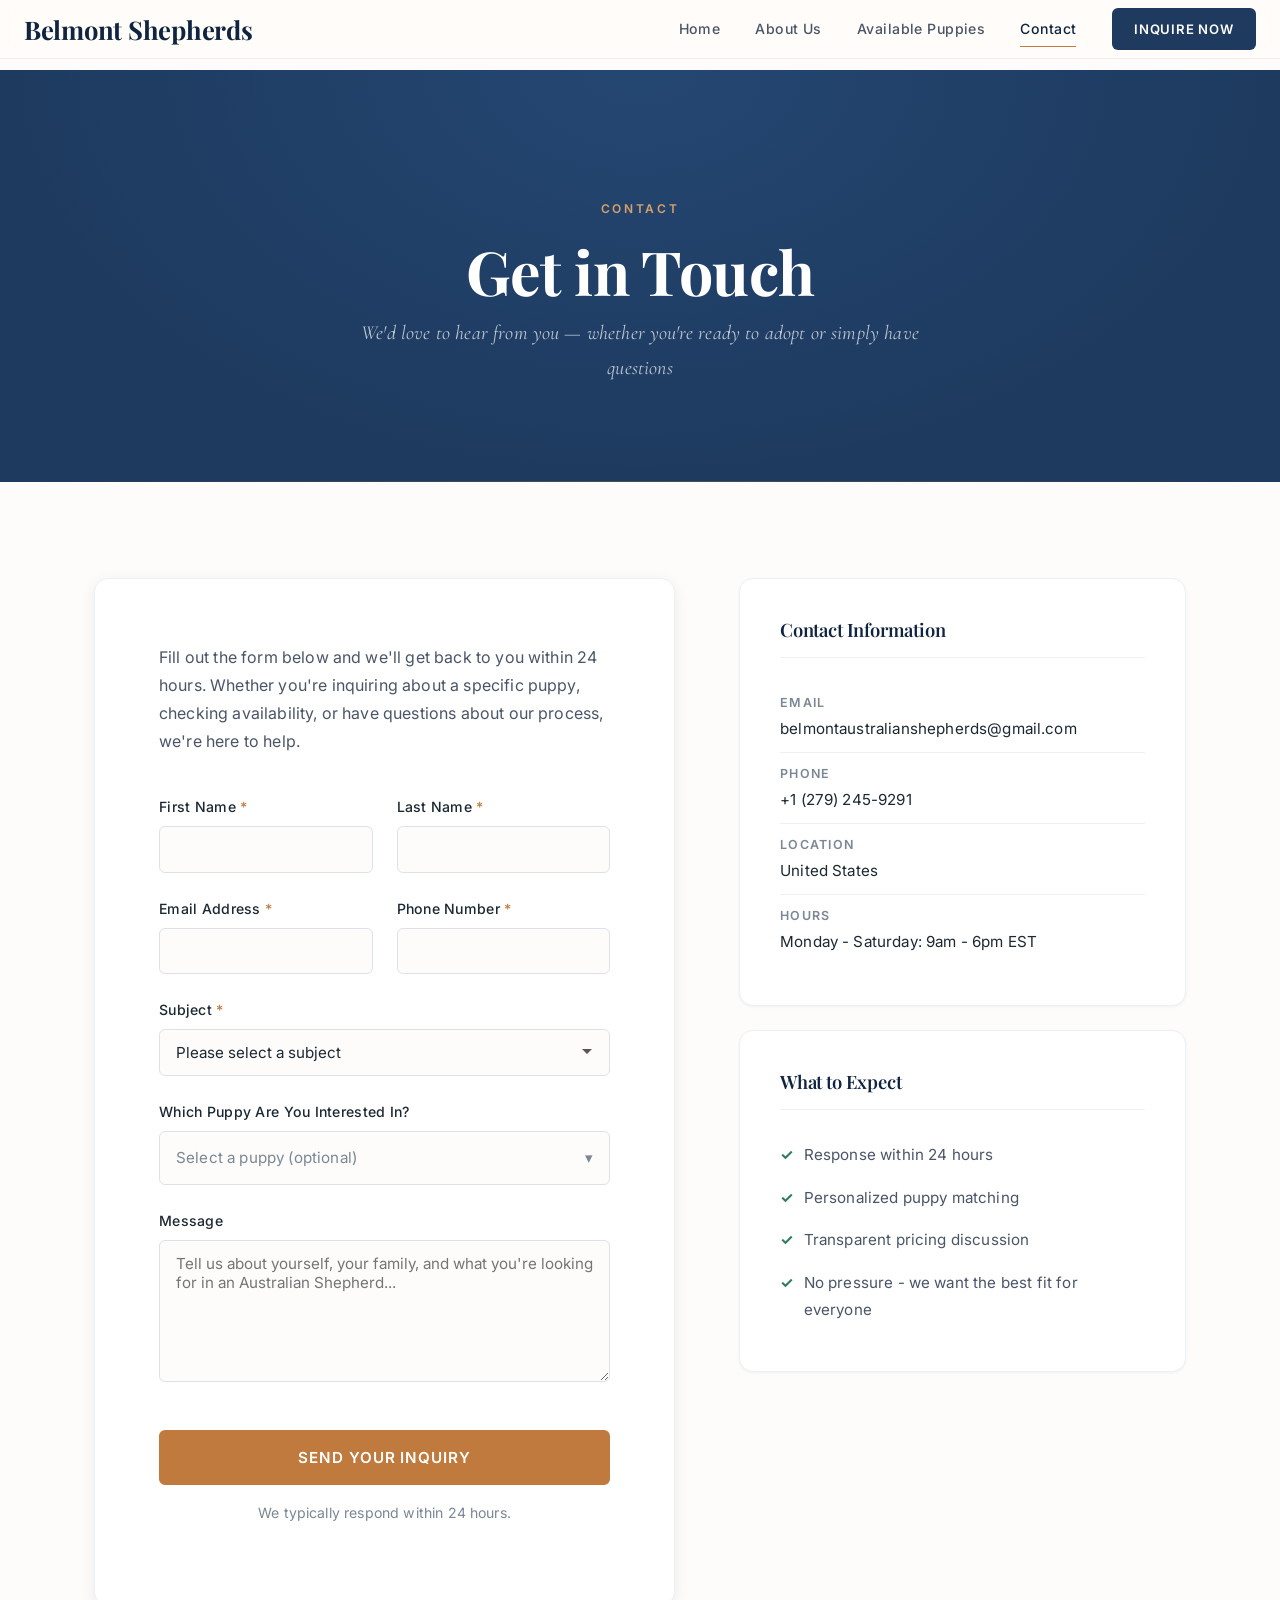
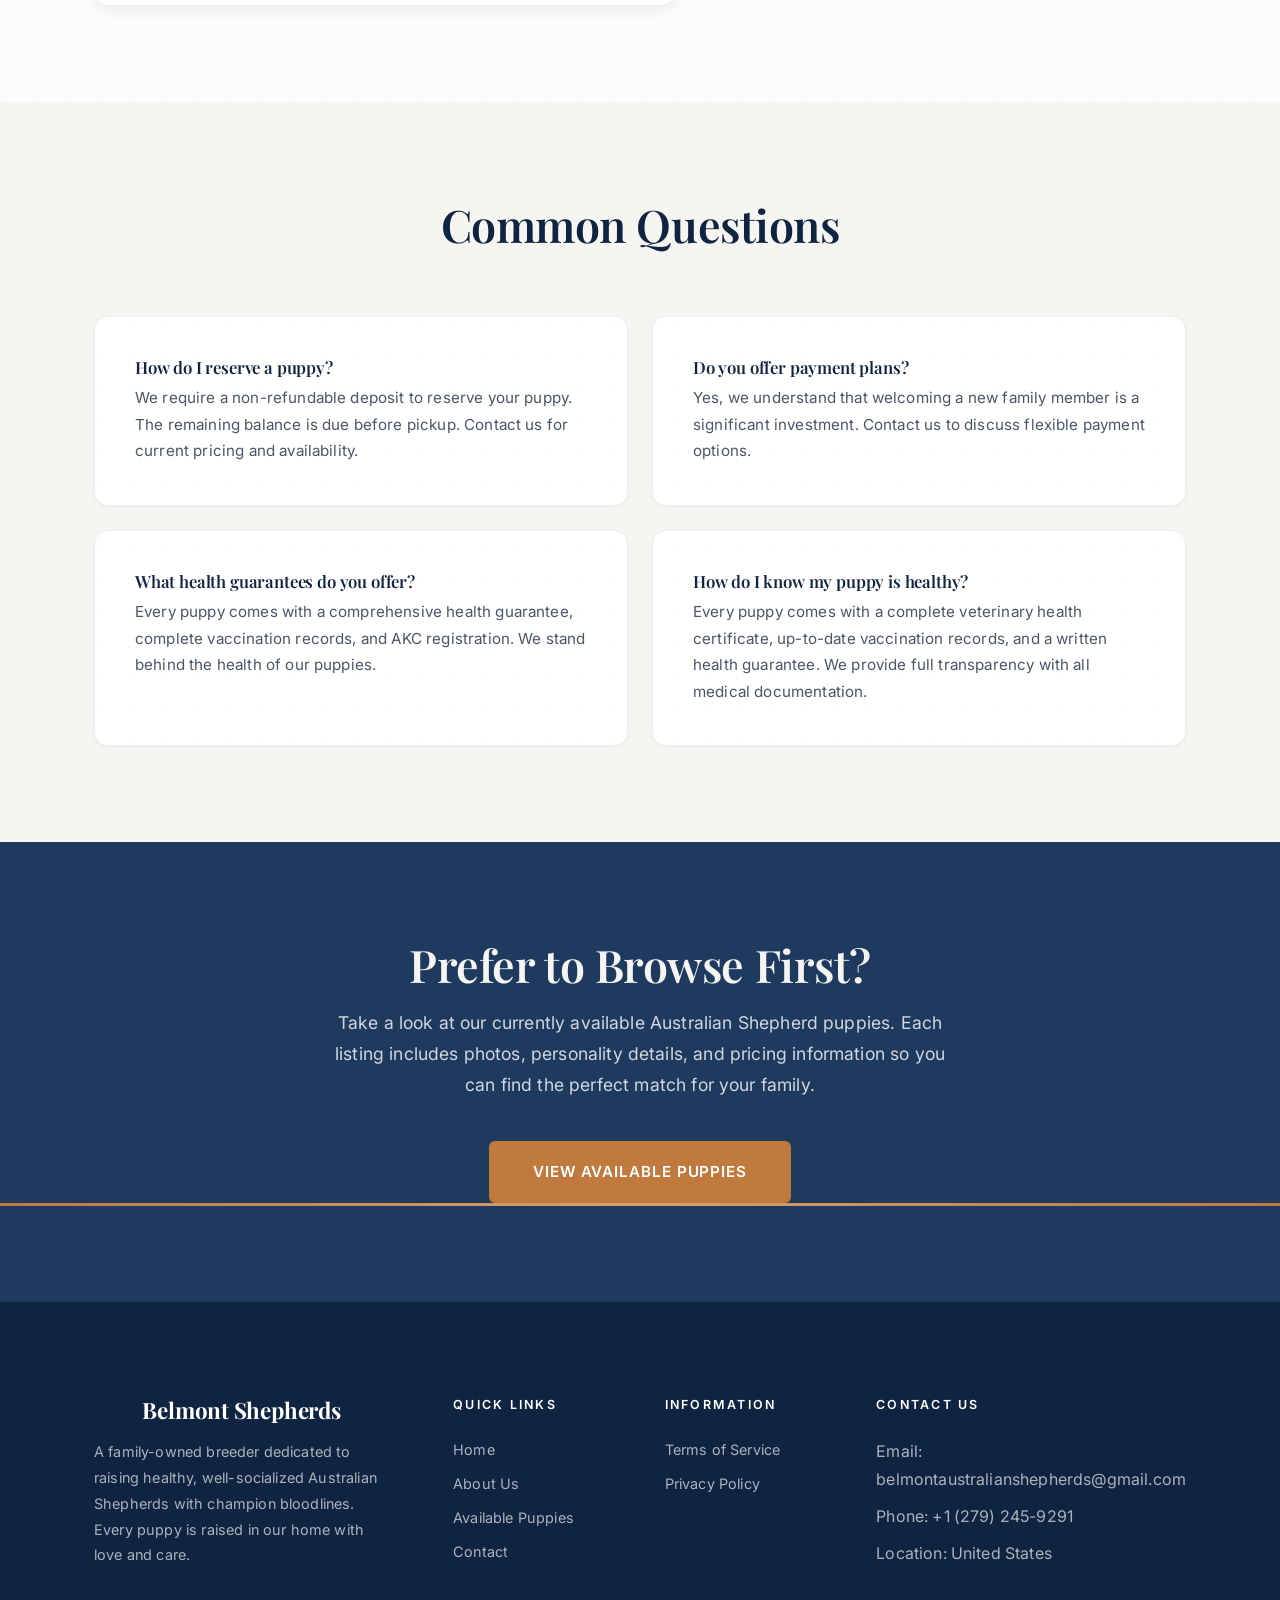
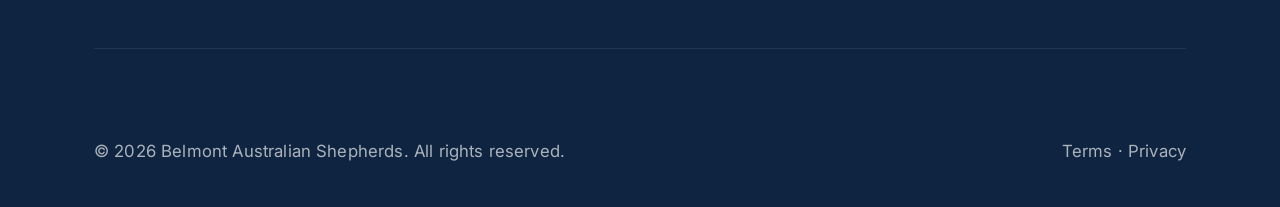
<file: contact.html>
<!DOCTYPE html>
<html lang="en">
<head>
    <meta charset="UTF-8">
    <meta name="viewport" content="width=device-width, initial-scale=1.0">
    <title>Contact Us | Belmont Australian Shepherds</title>
    <meta name="description" content="Get in touch with Belmont Australian Shepherds. Inquire about available Australian Shepherd puppies, ask questions, or check availability. We respond within 24 hours.">
    <link rel="preconnect" href="https://fonts.googleapis.com">
    <link rel="preconnect" href="https://fonts.gstatic.com" crossorigin>
    <link href="https://fonts.googleapis.com/css2?family=Cormorant+Garamond:ital,wght@0,400;0,500;1,400;1,500&family=Inter:wght@400;500;600&family=Playfair+Display:wght@400;600;700&display=swap" rel="stylesheet">
    <link rel="stylesheet" href="css/styles.css">
</head>
<body>

    <!-- Navigation -->
    <nav class="nav">
      <div class="nav__inner">
        <a href="index.html" class="nav__logo">
          <span class="nav__logo-name">Belmont Shepherds</span>
        </a>
        <button class="nav__toggle" aria-label="Menu"><span></span><span></span><span></span></button>
        <div class="nav__links">
          <a href="index.html" class="nav__link">Home</a>
          <a href="about.html" class="nav__link">About Us</a>
          <a href="puppies.html" class="nav__link">Available Puppies</a>
          <a href="contact.html" class="nav__link nav__link--active">Contact</a>
          <a href="contact.html" class="nav__cta">Inquire Now</a>
        </div>
      </div>
    </nav>

    <main>

        <!-- Page Hero -->
        <section class="page-hero">
          <div class="page-hero__content">
            <span class="section-label">Contact</span>
            <h1>Get in Touch</h1>
            <p>We'd love to hear from you &mdash; whether you're ready to adopt or simply have questions</p>
          </div>
        </section>

        <!-- Contact Section -->
        <section class="section">
            <div class="container">
                <div class="contact-grid">

                    <!-- Left Column: Contact Form -->
                    <div class="contact-form-wrapper">
                        <p class="contact-form__intro">Fill out the form below and we'll get back to you within 24 hours. Whether you're inquiring about a specific puppy, checking availability, or have questions about our process, we're here to help.</p>

                        <form action="#" method="get" class="contact-form" id="contact-form" novalidate>
                            <div class="form-row">
                                <div class="form-group">
                                    <label for="first-name" class="form-group__label">First Name <span class="required">*</span></label>
                                    <input type="text" id="first-name" name="first_name" class="form-group__input" required>
                                </div>
                                <div class="form-group">
                                    <label for="last-name" class="form-group__label">Last Name <span class="required">*</span></label>
                                    <input type="text" id="last-name" name="last_name" class="form-group__input" required>
                                </div>
                            </div>

                            <div class="form-row">
                                <div class="form-group">
                                    <label for="email" class="form-group__label">Email Address <span class="required">*</span></label>
                                    <input type="email" id="email" name="email" class="form-group__input" required>
                                </div>
                                <div class="form-group">
                                    <label for="phone" class="form-group__label">Phone Number <span class="required">*</span></label>
                                    <input type="tel" id="phone" name="phone" class="form-group__input" required>
                                </div>
                            </div>

                            <div class="form-group">
                                <label for="subject" class="form-group__label">Subject <span class="required">*</span></label>
                                <select id="subject" name="subject" class="form-group__input form-group__select" required>
                                    <option value="" disabled selected>Please select a subject</option>
                                    <option value="puppy-availability">Puppy Availability Inquiry</option>
                                    <option value="payment-plans">Payment Plan Information</option>
                                    <option value="deposit-info">Deposit Information</option>
                                </select>
                            </div>

                            <!-- Custom Puppy Selector -->
                            <div class="form-group">
                              <label class="form-group__label">Which Puppy Are You Interested In?</label>
                              <input type="hidden" name="puppy_interest" id="puppy-interest-input">
                              <div class="puppy-select-wrapper" id="puppy-selector">
                                <div class="puppy-select-trigger" id="puppy-select-trigger">
                                  <span class="puppy-select-trigger__placeholder">Select a puppy (optional)</span>
                                  <span class="puppy-select-trigger__arrow">&#9662;</span>
                                </div>
                                <div class="puppy-select-dropdown" id="puppy-select-dropdown">
                                  <div class="puppy-select-option" data-value="Agi" data-img="images/Agi Female 9 weeks 1000/Agi profile.jpg">
                                    <img src="images/Agi Female 9 weeks 1000/Agi profile.jpg" alt="Agi" class="puppy-select-option__img">
                                    <div class="puppy-select-option__info">
                                      <div class="puppy-select-option__name">Agi</div>
                                      <div class="puppy-select-option__meta">Female &bull; 9 Weeks &bull; $1,000</div>
                                    </div>
                                  </div>
                                  <div class="puppy-select-option" data-value="Annie" data-img="images/Annie Female 9 weeks 1200/IMG_20260207_233155_250.jpg">
                                    <img src="images/Annie Female 9 weeks 1200/IMG_20260207_233155_250.jpg" alt="Annie" class="puppy-select-option__img">
                                    <div class="puppy-select-option__info">
                                      <div class="puppy-select-option__name">Annie</div>
                                      <div class="puppy-select-option__meta">Female &bull; 9 Weeks &bull; $1,200</div>
                                    </div>
                                  </div>
                                  <div class="puppy-select-option" data-value="Jake" data-img="images/Jake male 9 weeks 800/Jake profile.jpg">
                                    <img src="images/Jake male 9 weeks 800/Jake profile.jpg" alt="Jake" class="puppy-select-option__img">
                                    <div class="puppy-select-option__info">
                                      <div class="puppy-select-option__name">Jake</div>
                                      <div class="puppy-select-option__meta">Male &bull; 9 Weeks &bull; $800</div>
                                    </div>
                                  </div>
                                  <div class="puppy-select-option" data-value="Jayden" data-img="images/Jayden male 9 weeks 1500/IMG_20260207_232841_481.jpg">
                                    <img src="images/Jayden male 9 weeks 1500/IMG_20260207_232841_481.jpg" alt="Jayden" class="puppy-select-option__img">
                                    <div class="puppy-select-option__info">
                                      <div class="puppy-select-option__name">Jayden</div>
                                      <div class="puppy-select-option__meta">Male &bull; 9 Weeks &bull; $1,500</div>
                                    </div>
                                  </div>
                                  <div class="puppy-select-option" data-value="Kate" data-img="images/Kate Female 9 weeks 1000/Kate profile.jpg">
                                    <img src="images/Kate Female 9 weeks 1000/Kate profile.jpg" alt="Kate" class="puppy-select-option__img">
                                    <div class="puppy-select-option__info">
                                      <div class="puppy-select-option__name">Kate</div>
                                      <div class="puppy-select-option__meta">Female &bull; 9 Weeks &bull; $1,000</div>
                                    </div>
                                  </div>
                                  <div class="puppy-select-option" data-value="Morlich" data-img="images/Morlich Male 9 weeks 1000/IMG_20260207_233042_732.jpg">
                                    <img src="images/Morlich Male 9 weeks 1000/IMG_20260207_233042_732.jpg" alt="Morlich" class="puppy-select-option__img">
                                    <div class="puppy-select-option__info">
                                      <div class="puppy-select-option__name">Morlich</div>
                                      <div class="puppy-select-option__meta">Male &bull; 9 Weeks &bull; $1,000</div>
                                    </div>
                                  </div>
                                  <div class="puppy-select-option" data-value="Murphy" data-img="images/Murphy Female 9 weeks 800/Murphy profile.jpg">
                                    <img src="images/Murphy Female 9 weeks 800/Murphy profile.jpg" alt="Murphy" class="puppy-select-option__img">
                                    <div class="puppy-select-option__info">
                                      <div class="puppy-select-option__name">Murphy</div>
                                      <div class="puppy-select-option__meta">Female &bull; 9 Weeks &bull; $800</div>
                                    </div>
                                  </div>
                                  <div class="puppy-select-option" data-value="Terry" data-img="images/Terry Mala 9 weeks 1500/IMG_20260207_232625_098.jpg">
                                    <img src="images/Terry Mala 9 weeks 1500/IMG_20260207_232625_098.jpg" alt="Terry" class="puppy-select-option__img">
                                    <div class="puppy-select-option__info">
                                      <div class="puppy-select-option__name">Terry</div>
                                      <div class="puppy-select-option__meta">Male &bull; 9 Weeks &bull; $1,500</div>
                                    </div>
                                  </div>
                                  <div class="puppy-select-option" data-value="Tracy" data-img="images/Tracy Female 9 weeks 1700/IMG_20260207_233753_958.jpg">
                                    <img src="images/Tracy Female 9 weeks 1700/IMG_20260207_233753_958.jpg" alt="Tracy" class="puppy-select-option__img">
                                    <div class="puppy-select-option__info">
                                      <div class="puppy-select-option__name">Tracy</div>
                                      <div class="puppy-select-option__meta">Female &bull; 9 Weeks &bull; $1,700</div>
                                    </div>
                                  </div>
                                  <div class="puppy-select-option" data-value="General Inquiry">
                                    <div class="puppy-select-option__info">
                                      <div class="puppy-select-option__name">Not sure yet / General Inquiry</div>
                                      <div class="puppy-select-option__meta">I'd like to learn more about available puppies</div>
                                    </div>
                                  </div>
                                </div>
                              </div>
                            </div>

                            <div class="form-group">
                                <label for="message" class="form-group__label">Message</label>
                                <textarea id="message" name="message" class="form-group__input form-group__textarea" rows="6" placeholder="Tell us about yourself, your family, and what you're looking for in an Australian Shepherd..."></textarea>
                            </div>

                            <button type="submit" class="btn btn--primary btn--lg btn--block contact-form__submit">Send Your Inquiry</button>

                            <p class="contact-form__note">We typically respond within 24 hours.</p>
                        </form>
                    </div>

                    <!-- Right Column: Contact Information -->
                    <div class="contact-sidebar">
                        <div class="contact-card">
                            <h3 class="contact-card__title">Contact Information</h3>
                            <ul class="contact-card__list">
                                <li class="contact-card__item">
                                    <span class="contact-card__label">Email</span>
                                    belmontaustralianshepherds@gmail.com
                                </li>
                                <li class="contact-card__item">
                                    <span class="contact-card__label">Phone</span>
                                    +1 (279) 245-9291
                                </li>
                                <li class="contact-card__item">
                                    <span class="contact-card__label">Location</span>
                                    United States
                                </li>
                                <li class="contact-card__item">
                                    <span class="contact-card__label">Hours</span>
                                    Monday - Saturday: 9am - 6pm EST
                                </li>
                            </ul>
                        </div>

                        <div class="contact-card">
                            <h3 class="contact-card__title">What to Expect</h3>
                            <ul class="contact-card__expect-list">
                                <li>Response within 24 hours</li>
                                <li>Personalized puppy matching</li>
                                <li>Transparent pricing discussion</li>
                                <li>No pressure - we want the best fit for everyone</li>
                            </ul>
                        </div>
                    </div>

                </div>
            </div>
        </section>

        <!-- FAQ Section -->
        <section class="section section--cream">
            <div class="container">
                <div class="section-header">
                    <h2>Common Questions</h2>
                </div>
                <div class="faq-grid">
                    <div class="faq-card">
                        <h4>How do I reserve a puppy?</h4>
                        <p>We require a non-refundable deposit to reserve your puppy. The remaining balance is due before pickup. Contact us for current pricing and availability.</p>
                    </div>
                    <div class="faq-card">
                        <h4>Do you offer payment plans?</h4>
                        <p>Yes, we understand that welcoming a new family member is a significant investment. Contact us to discuss flexible payment options.</p>
                    </div>
                    <div class="faq-card">
                        <h4>What health guarantees do you offer?</h4>
                        <p>Every puppy comes with a comprehensive health guarantee, complete vaccination records, and AKC registration. We stand behind the health of our puppies.</p>
                    </div>
                    <div class="faq-card">
                        <h4>How do I know my puppy is healthy?</h4>
                        <p>Every puppy comes with a complete veterinary health certificate, up-to-date vaccination records, and a written health guarantee. We provide full transparency with all medical documentation.</p>
                    </div>
                </div>
            </div>
        </section>

        <!-- CTA Section -->
        <section class="section section--dark">
            <div class="container">
                <div class="cta-block fade-in">
                    <h2>Prefer to Browse First?</h2>
                    <p>Take a look at our currently available Australian Shepherd puppies. Each listing includes photos, personality details, and pricing information so you can find the perfect match for your family.</p>
                    <div class="cta-block__actions">
                        <a href="puppies.html" class="btn btn--primary btn--lg">View Available Puppies</a>
                    </div>
                </div>
            </div>
        </section>

    </main>

    <!-- Footer -->
    <footer class="footer">
      <div class="container">
        <div class="footer__grid">
          <div class="footer__brand">
            <a href="index.html" class="nav__logo">
              <span class="nav__logo-name">Belmont Shepherds</span>
            </a>
            <p>A family-owned breeder dedicated to raising healthy, well-socialized Australian Shepherds with champion bloodlines. Every puppy is raised in our home with love and care.</p>
          </div>
          <div>
            <h4>Quick Links</h4>
            <ul class="footer__links">
              <li><a href="index.html">Home</a></li>
              <li><a href="about.html">About Us</a></li>
              <li><a href="puppies.html">Available Puppies</a></li>
              <li><a href="contact.html">Contact</a></li>
            </ul>
          </div>
          <div>
            <h4>Information</h4>
            <ul class="footer__links">
              <li><a href="terms.html">Terms of Service</a></li>
              <li><a href="privacy.html">Privacy Policy</a></li>
            </ul>
          </div>
          <div>
            <h4>Contact Us</h4>
            <ul class="footer__links">
              <li>Email: belmontaustralianshepherds@gmail.com</li>
              <li>Phone: +1 (279) 245-9291</li>
              <li>Location: United States</li>
            </ul>
          </div>
        </div>
        <div class="footer__bottom">
          <p>&copy; 2026 Belmont Australian Shepherds. All rights reserved.</p>
          <p><a href="terms.html">Terms</a> &middot; <a href="privacy.html">Privacy</a></p>
        </div>
      </div>
    </footer>

    <script src="js/main.js"></script>
</body>
</html>
</file>
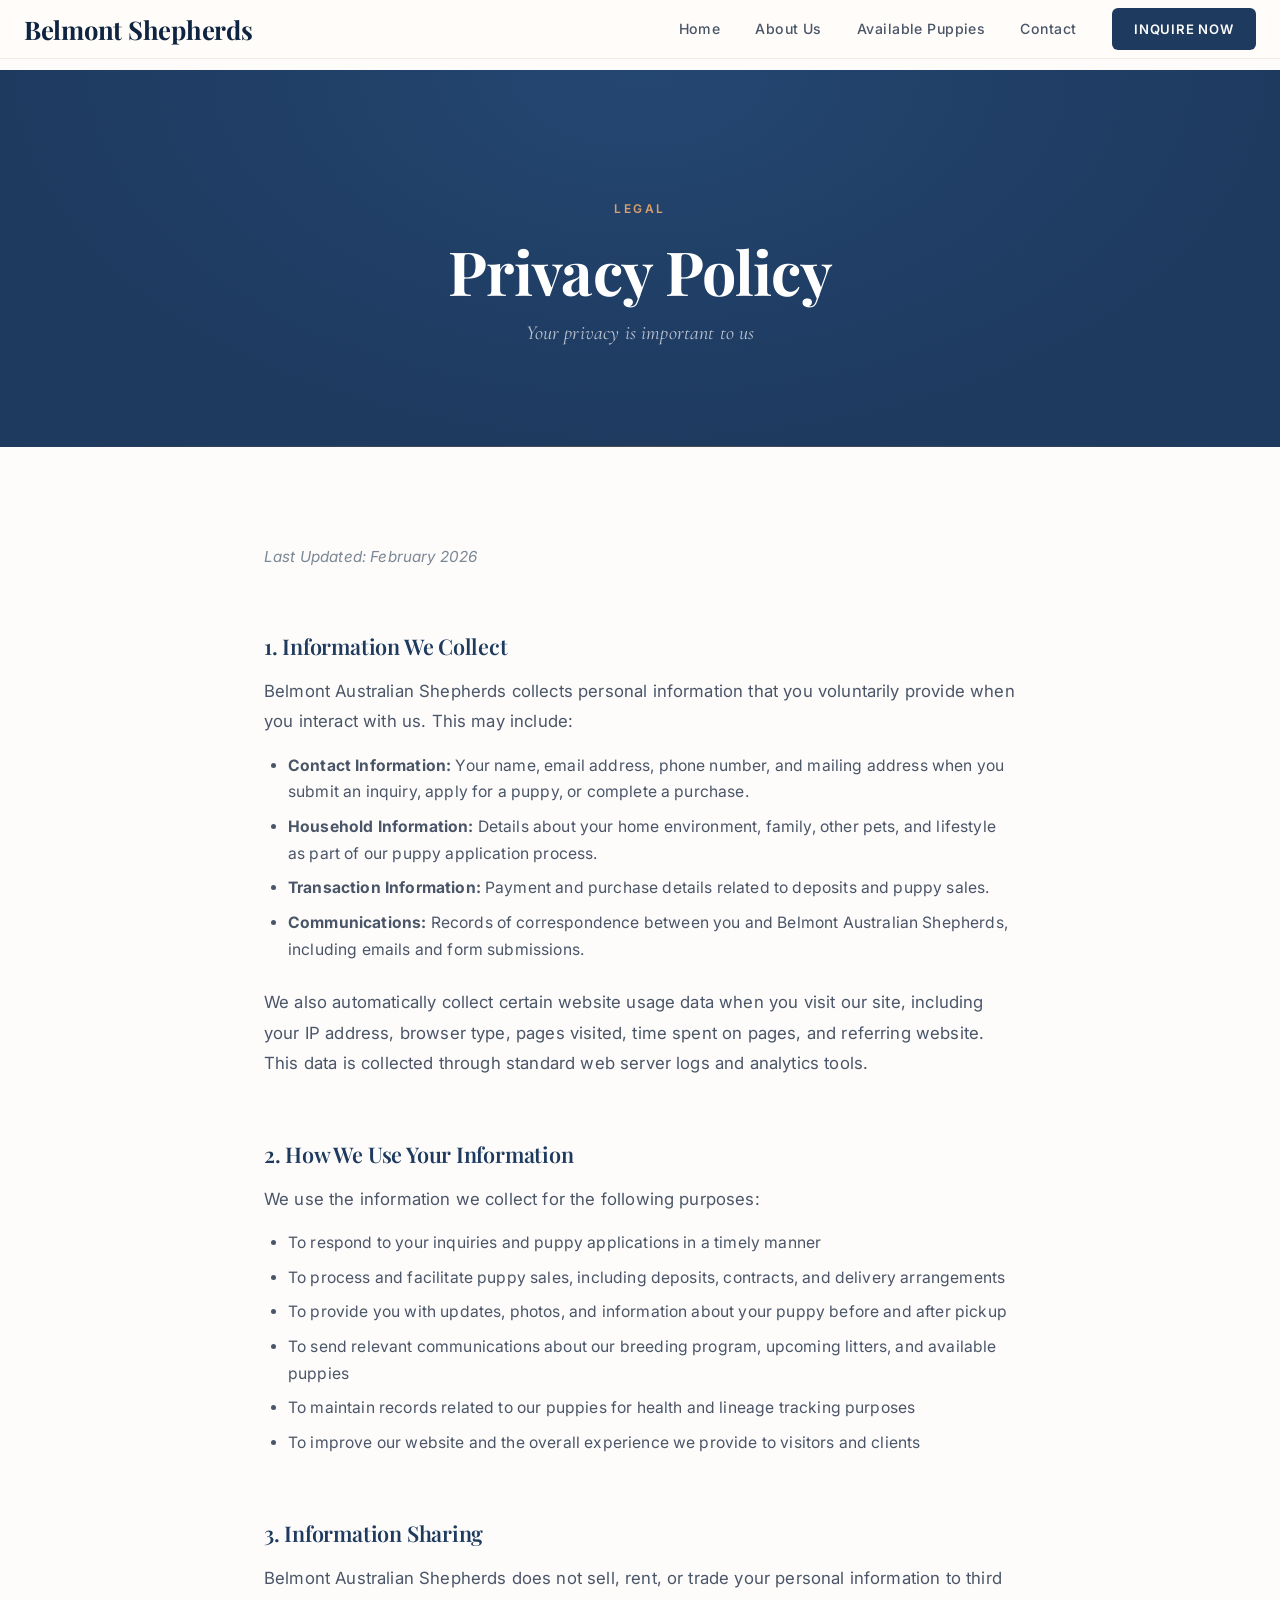
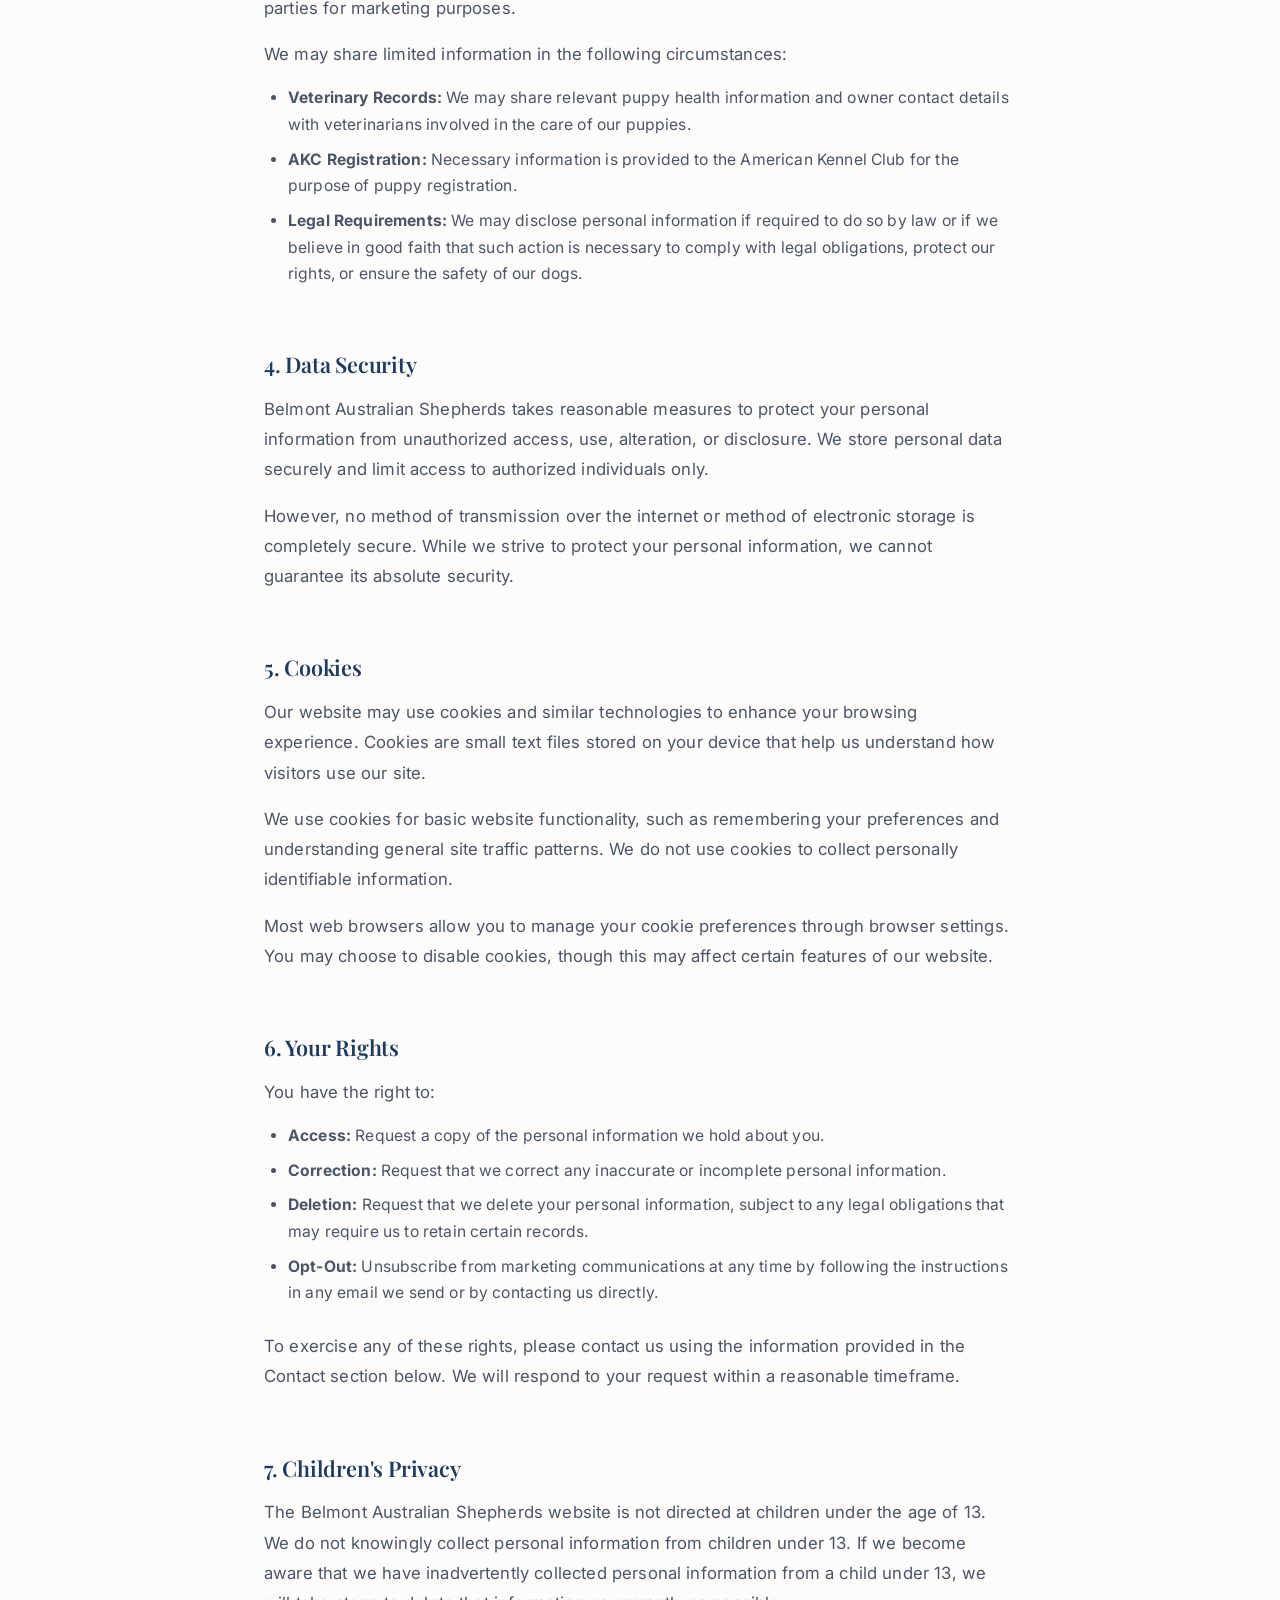
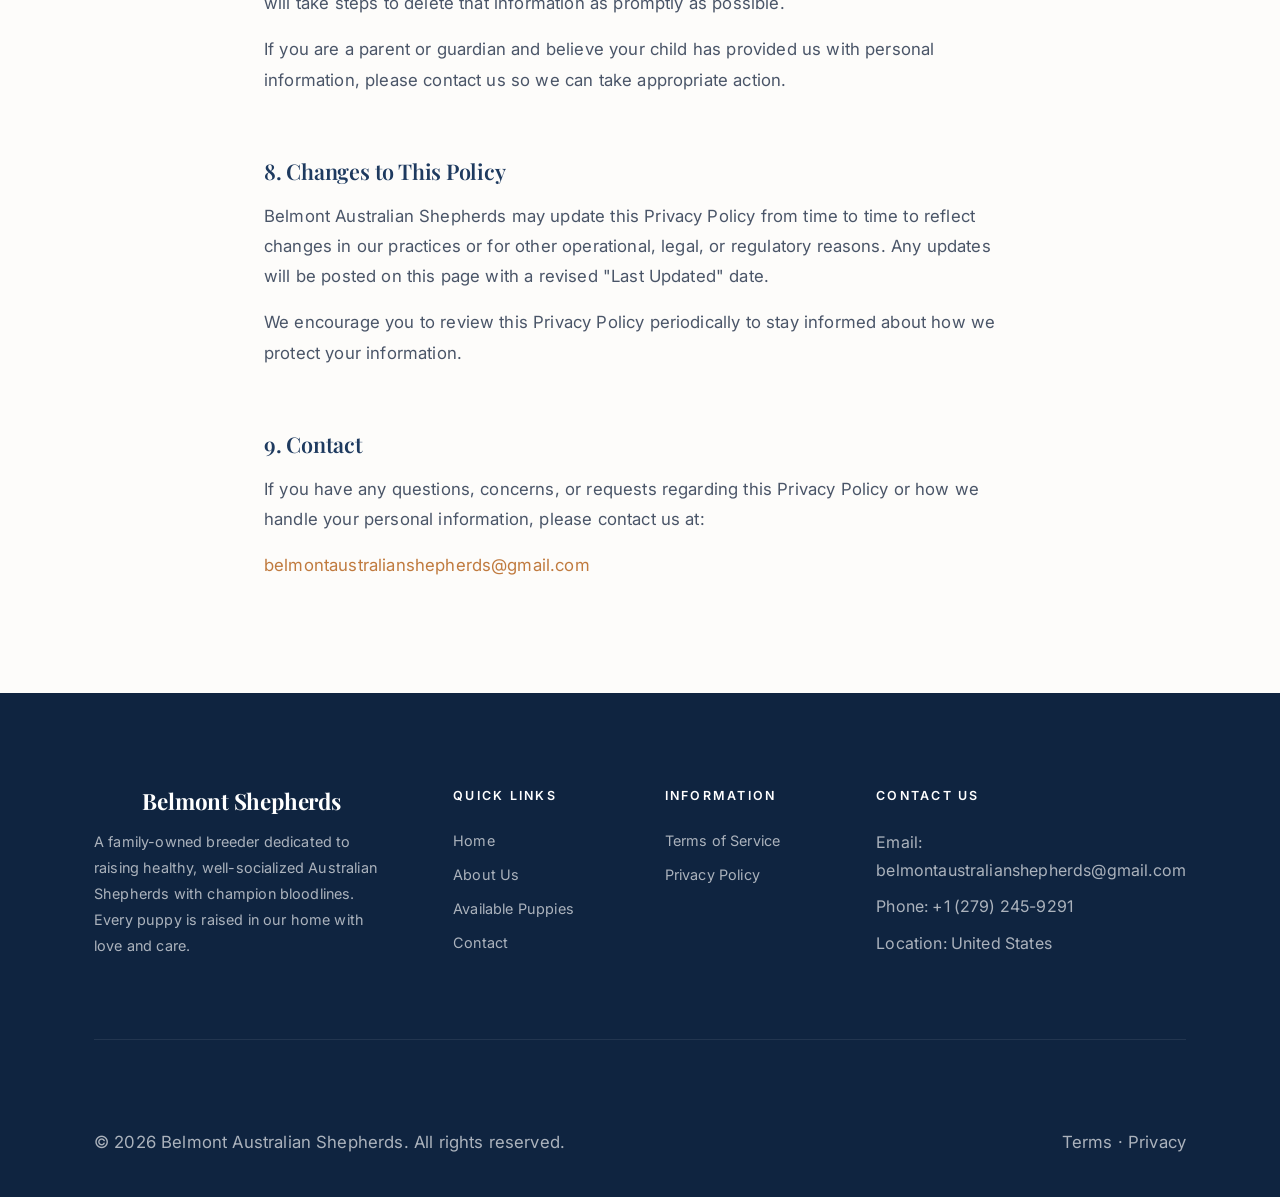
<file: privacy.html>
<!DOCTYPE html>
<html lang="en">
<head>
  <meta charset="UTF-8">
  <meta name="viewport" content="width=device-width, initial-scale=1.0">
  <title>Privacy Policy | Belmont Australian Shepherds</title>
  <meta name="description" content="Privacy Policy for Belmont Australian Shepherds. Learn how we collect, use, and protect your personal information.">
  <link rel="preconnect" href="https://fonts.googleapis.com">
  <link rel="preconnect" href="https://fonts.gstatic.com" crossorigin>
  <link href="https://fonts.googleapis.com/css2?family=Playfair+Display:wght@400;600;700&family=Inter:wght@400;500;600&family=Cormorant+Garamond:ital,wght@0,400;0,500;1,400;1,500&display=swap" rel="stylesheet">
  <link rel="stylesheet" href="css/styles.css">
</head>
<body>

  <nav class="nav">
    <div class="nav__inner">
      <a href="index.html" class="nav__logo">
        <span class="nav__logo-name">Belmont Shepherds</span>
      </a>
      <button class="nav__toggle" aria-label="Menu"><span></span><span></span><span></span></button>
      <div class="nav__links">
        <a href="index.html" class="nav__link">Home</a>
        <a href="about.html" class="nav__link">About Us</a>
        <a href="puppies.html" class="nav__link">Available Puppies</a>
        <a href="contact.html" class="nav__link">Contact</a>
        <a href="contact.html" class="nav__cta">Inquire Now</a>
      </div>
    </div>
  </nav>

  <section class="page-hero">
    <div class="page-hero__content">
      <span class="section-label">Legal</span>
      <h1>Privacy Policy</h1>
      <p>Your privacy is important to us</p>
    </div>
  </section>

  <main class="legal-content">
    <div class="legal-content__inner">
      <p class="last-updated">Last Updated: February 2026</p>

      <section class="legal-content__section">
        <h2>1. Information We Collect</h2>
        <p>Belmont Australian Shepherds collects personal information that you voluntarily provide when you interact with us. This may include:</p>
        <ul>
          <li><strong>Contact Information:</strong> Your name, email address, phone number, and mailing address when you submit an inquiry, apply for a puppy, or complete a purchase.</li>
          <li><strong>Household Information:</strong> Details about your home environment, family, other pets, and lifestyle as part of our puppy application process.</li>
          <li><strong>Transaction Information:</strong> Payment and purchase details related to deposits and puppy sales.</li>
          <li><strong>Communications:</strong> Records of correspondence between you and Belmont Australian Shepherds, including emails and form submissions.</li>
        </ul>
        <p>We also automatically collect certain website usage data when you visit our site, including your IP address, browser type, pages visited, time spent on pages, and referring website. This data is collected through standard web server logs and analytics tools.</p>
      </section>

      <section class="legal-content__section">
        <h2>2. How We Use Your Information</h2>
        <p>We use the information we collect for the following purposes:</p>
        <ul>
          <li>To respond to your inquiries and puppy applications in a timely manner</li>
          <li>To process and facilitate puppy sales, including deposits, contracts, and delivery arrangements</li>
          <li>To provide you with updates, photos, and information about your puppy before and after pickup</li>
          <li>To send relevant communications about our breeding program, upcoming litters, and available puppies</li>
          <li>To maintain records related to our puppies for health and lineage tracking purposes</li>
          <li>To improve our website and the overall experience we provide to visitors and clients</li>
        </ul>
      </section>

      <section class="legal-content__section">
        <h2>3. Information Sharing</h2>
        <p>Belmont Australian Shepherds does not sell, rent, or trade your personal information to third parties for marketing purposes.</p>
        <p>We may share limited information in the following circumstances:</p>
        <ul>
          <li><strong>Veterinary Records:</strong> We may share relevant puppy health information and owner contact details with veterinarians involved in the care of our puppies.</li>
          <li><strong>AKC Registration:</strong> Necessary information is provided to the American Kennel Club for the purpose of puppy registration.</li>
          <li><strong>Legal Requirements:</strong> We may disclose personal information if required to do so by law or if we believe in good faith that such action is necessary to comply with legal obligations, protect our rights, or ensure the safety of our dogs.</li>
        </ul>
      </section>

      <section class="legal-content__section">
        <h2>4. Data Security</h2>
        <p>Belmont Australian Shepherds takes reasonable measures to protect your personal information from unauthorized access, use, alteration, or disclosure. We store personal data securely and limit access to authorized individuals only.</p>
        <p>However, no method of transmission over the internet or method of electronic storage is completely secure. While we strive to protect your personal information, we cannot guarantee its absolute security.</p>
      </section>

      <section class="legal-content__section">
        <h2>5. Cookies</h2>
        <p>Our website may use cookies and similar technologies to enhance your browsing experience. Cookies are small text files stored on your device that help us understand how visitors use our site.</p>
        <p>We use cookies for basic website functionality, such as remembering your preferences and understanding general site traffic patterns. We do not use cookies to collect personally identifiable information.</p>
        <p>Most web browsers allow you to manage your cookie preferences through browser settings. You may choose to disable cookies, though this may affect certain features of our website.</p>
      </section>

      <section class="legal-content__section">
        <h2>6. Your Rights</h2>
        <p>You have the right to:</p>
        <ul>
          <li><strong>Access:</strong> Request a copy of the personal information we hold about you.</li>
          <li><strong>Correction:</strong> Request that we correct any inaccurate or incomplete personal information.</li>
          <li><strong>Deletion:</strong> Request that we delete your personal information, subject to any legal obligations that may require us to retain certain records.</li>
          <li><strong>Opt-Out:</strong> Unsubscribe from marketing communications at any time by following the instructions in any email we send or by contacting us directly.</li>
        </ul>
        <p>To exercise any of these rights, please contact us using the information provided in the Contact section below. We will respond to your request within a reasonable timeframe.</p>
      </section>

      <section class="legal-content__section">
        <h2>7. Children's Privacy</h2>
        <p>The Belmont Australian Shepherds website is not directed at children under the age of 13. We do not knowingly collect personal information from children under 13. If we become aware that we have inadvertently collected personal information from a child under 13, we will take steps to delete that information as promptly as possible.</p>
        <p>If you are a parent or guardian and believe your child has provided us with personal information, please contact us so we can take appropriate action.</p>
      </section>

      <section class="legal-content__section">
        <h2>8. Changes to This Policy</h2>
        <p>Belmont Australian Shepherds may update this Privacy Policy from time to time to reflect changes in our practices or for other operational, legal, or regulatory reasons. Any updates will be posted on this page with a revised "Last Updated" date.</p>
        <p>We encourage you to review this Privacy Policy periodically to stay informed about how we protect your information.</p>
      </section>

      <section class="legal-content__section">
        <h2>9. Contact</h2>
        <p>If you have any questions, concerns, or requests regarding this Privacy Policy or how we handle your personal information, please contact us at:</p>
        <p><a href="mailto:belmontaustralianshepherds@gmail.com">belmontaustralianshepherds@gmail.com</a></p>
      </section>
    </div>
  </main>

  <footer class="footer">
    <div class="container">
      <div class="footer__grid">
        <div class="footer__brand">
          <a href="index.html" class="nav__logo">
            <span class="nav__logo-name">Belmont Shepherds</span>
          </a>
          <p>A family-owned breeder dedicated to raising healthy, well-socialized Australian Shepherds with champion bloodlines. Every puppy is raised in our home with love and care.</p>
        </div>
        <div>
          <h4>Quick Links</h4>
          <ul class="footer__links">
            <li><a href="index.html">Home</a></li>
            <li><a href="about.html">About Us</a></li>
            <li><a href="puppies.html">Available Puppies</a></li>
            <li><a href="contact.html">Contact</a></li>
          </ul>
        </div>
        <div>
          <h4>Information</h4>
          <ul class="footer__links">
            <li><a href="terms.html">Terms of Service</a></li>
            <li><a href="privacy.html">Privacy Policy</a></li>
          </ul>
        </div>
        <div>
          <h4>Contact Us</h4>
          <ul class="footer__links">
            <li>Email: belmontaustralianshepherds@gmail.com</li>
            <li>Phone: +1 (279) 245-9291</li>
            <li>Location: United States</li>
          </ul>
        </div>
      </div>
      <div class="footer__bottom">
        <p>&copy; 2026 Belmont Australian Shepherds. All rights reserved.</p>
        <p><a href="terms.html">Terms</a> &middot; <a href="privacy.html">Privacy</a></p>
      </div>
    </div>
  </footer>

  <script src="js/main.js"></script>
</body>
</html>
</file>
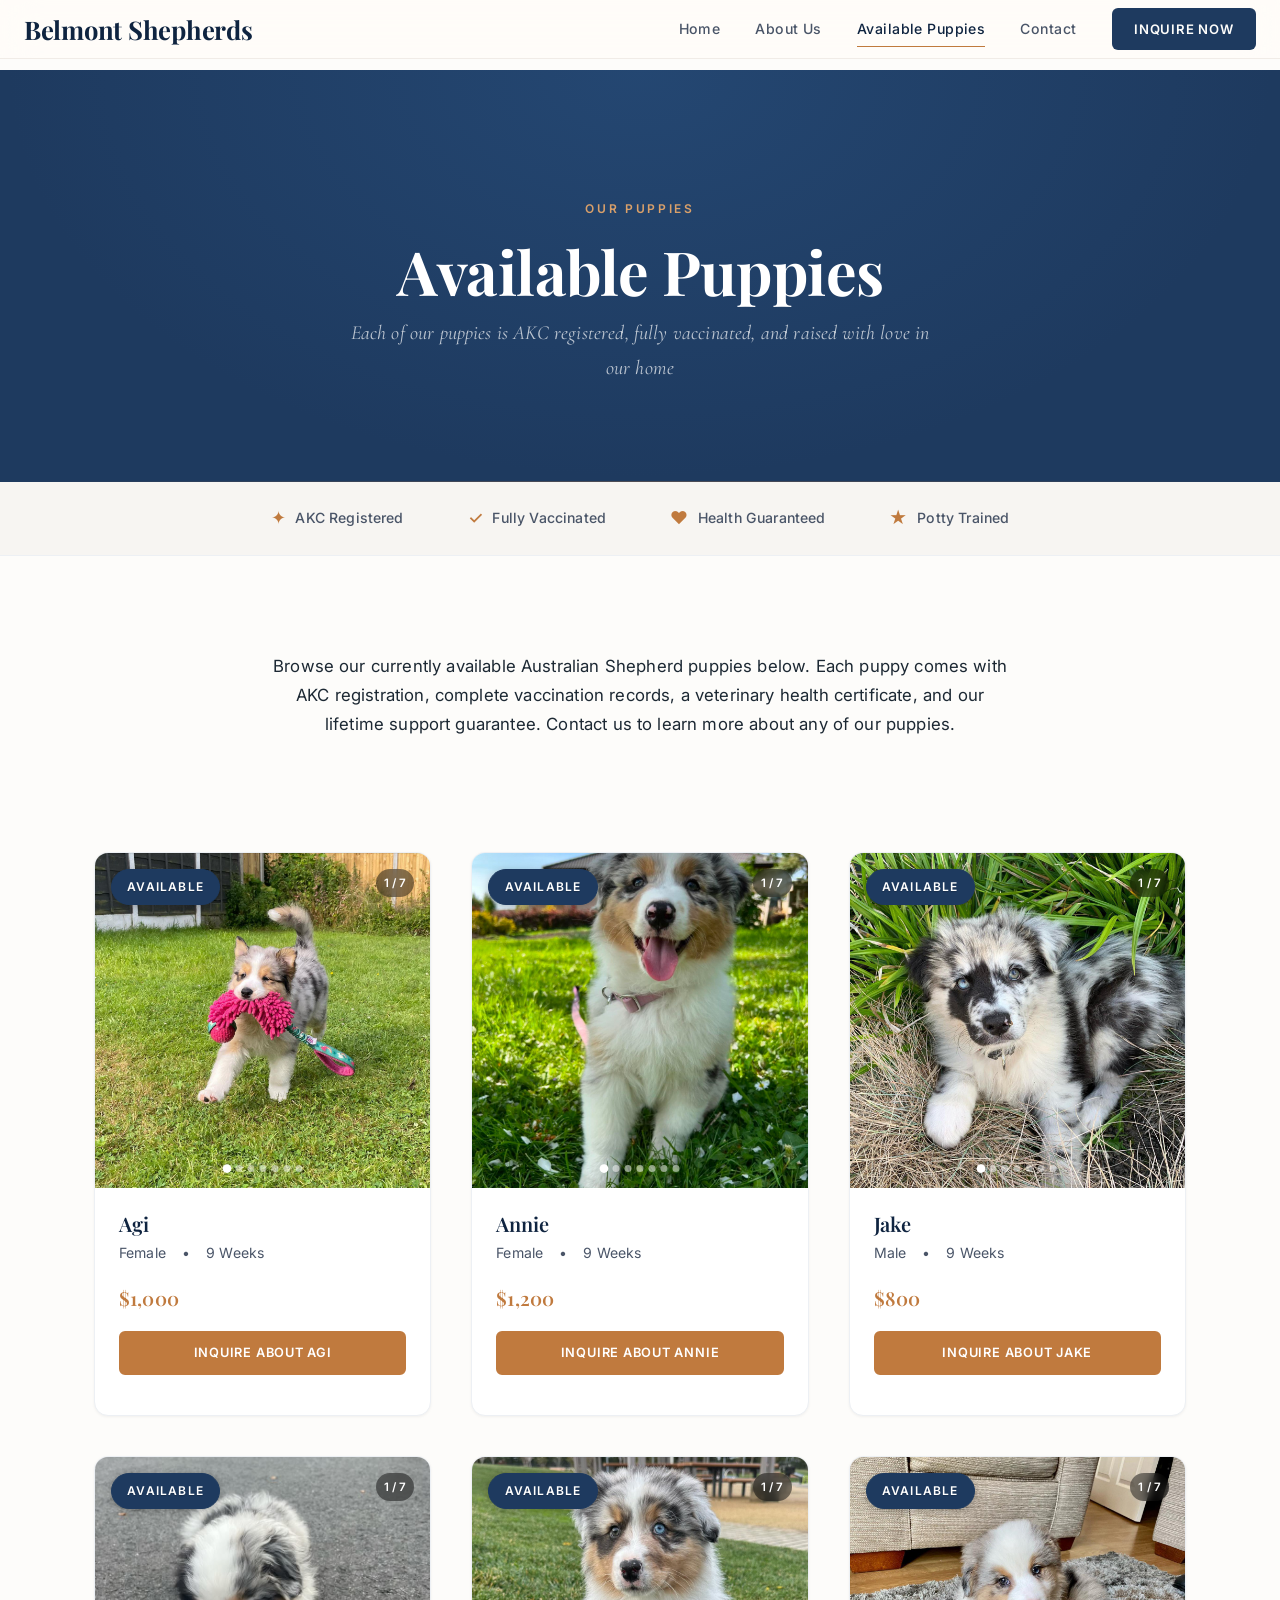
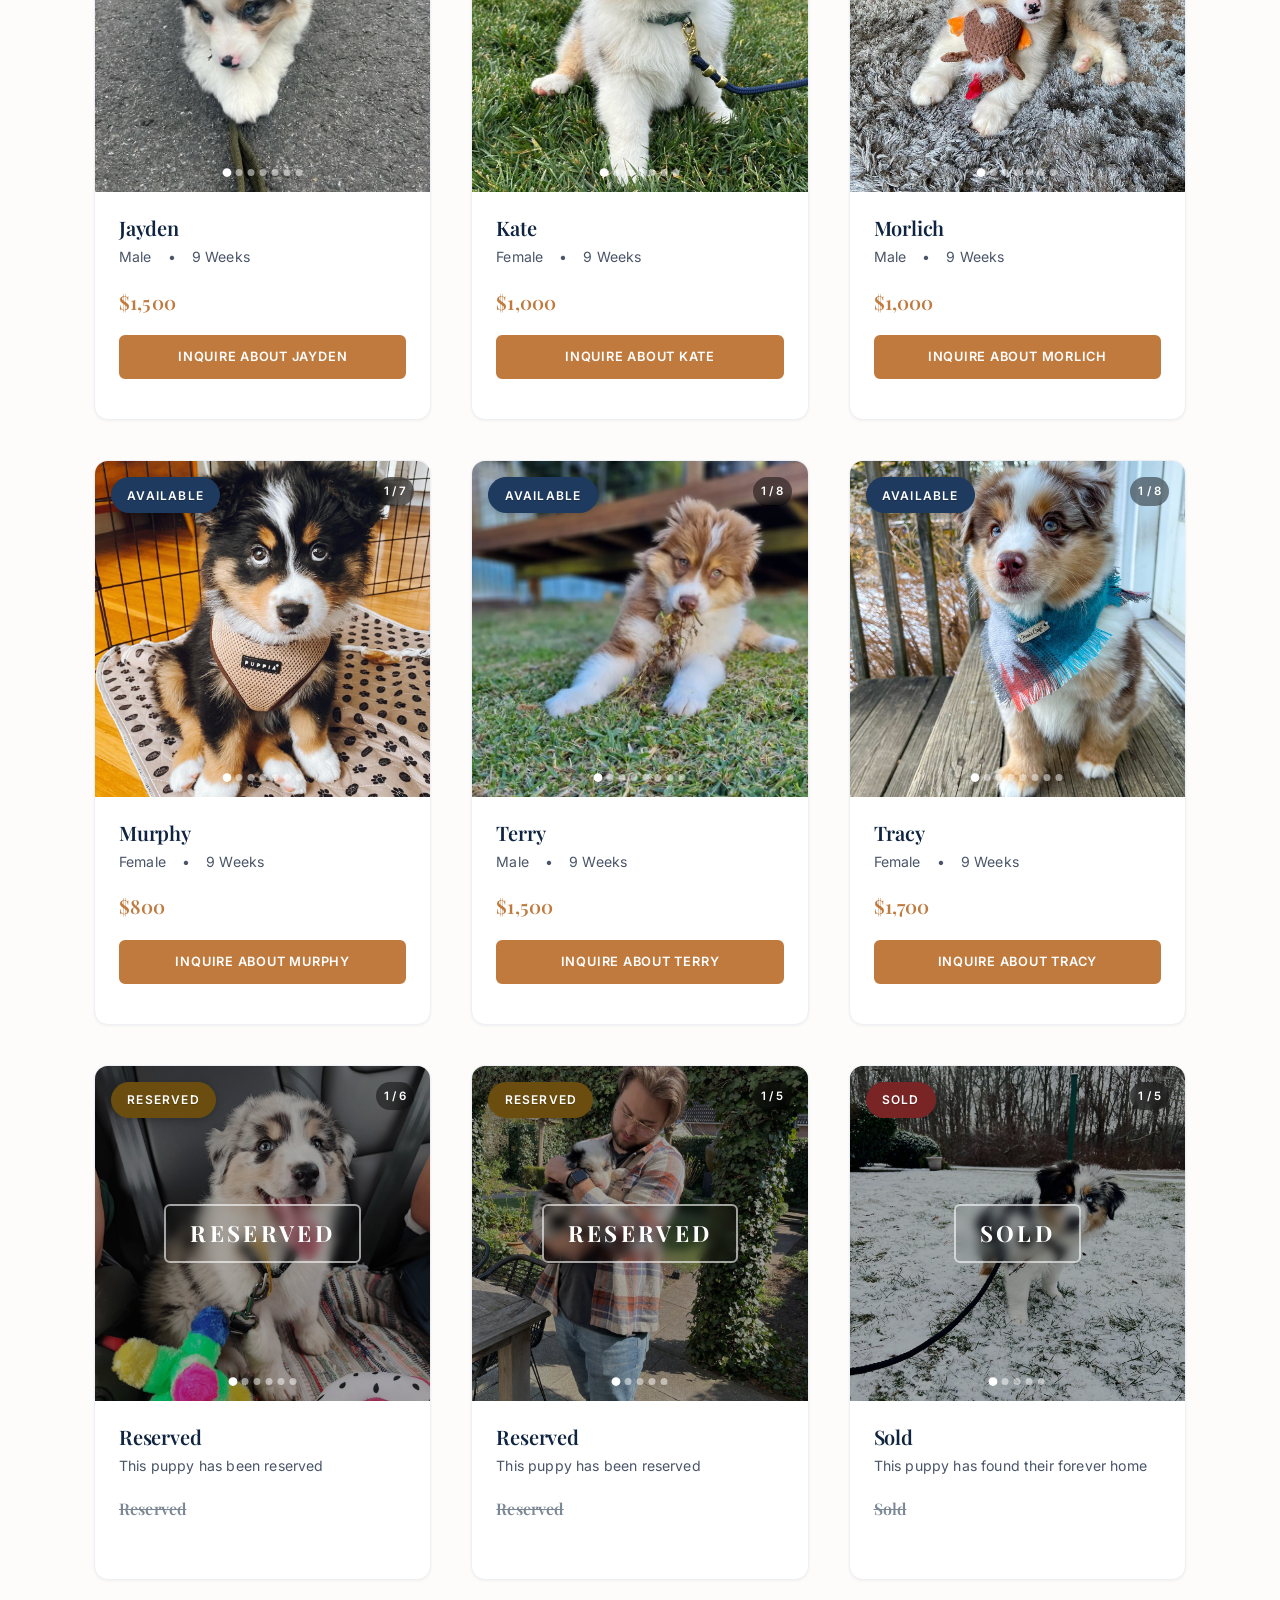
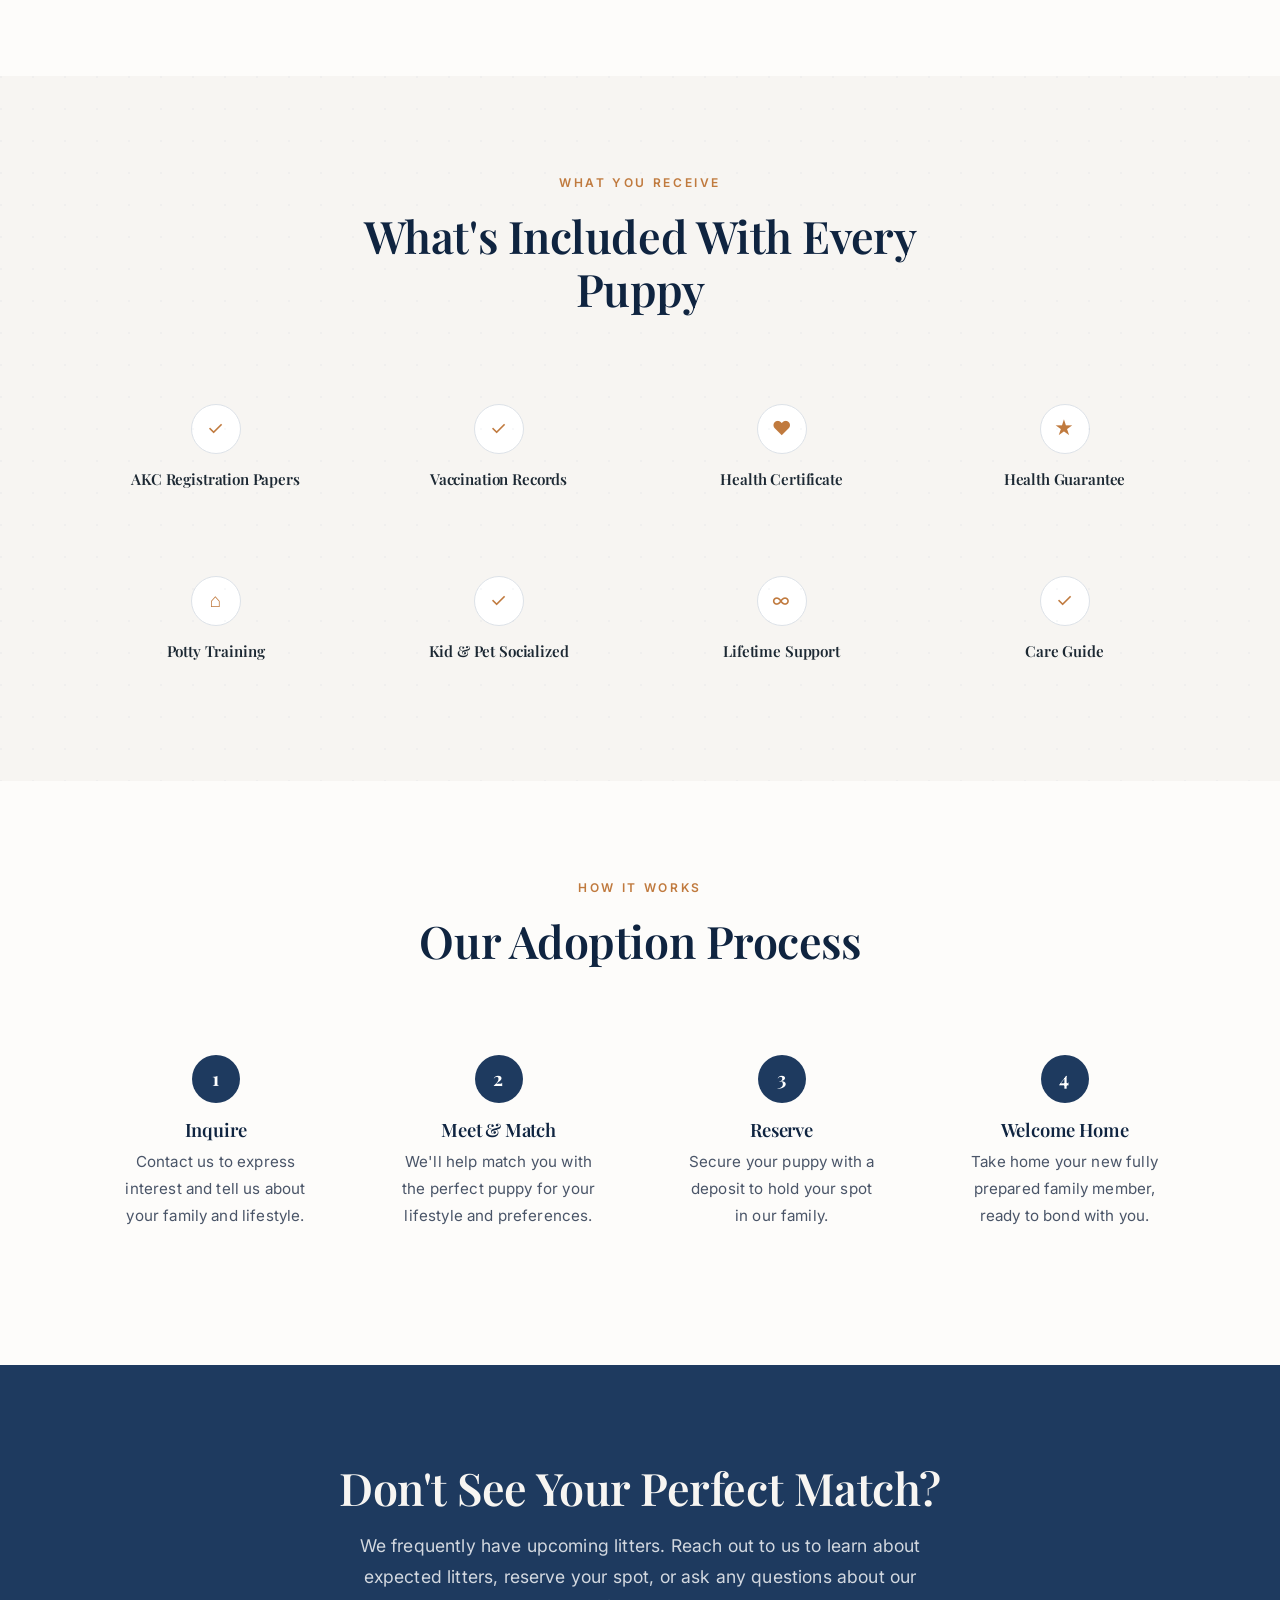
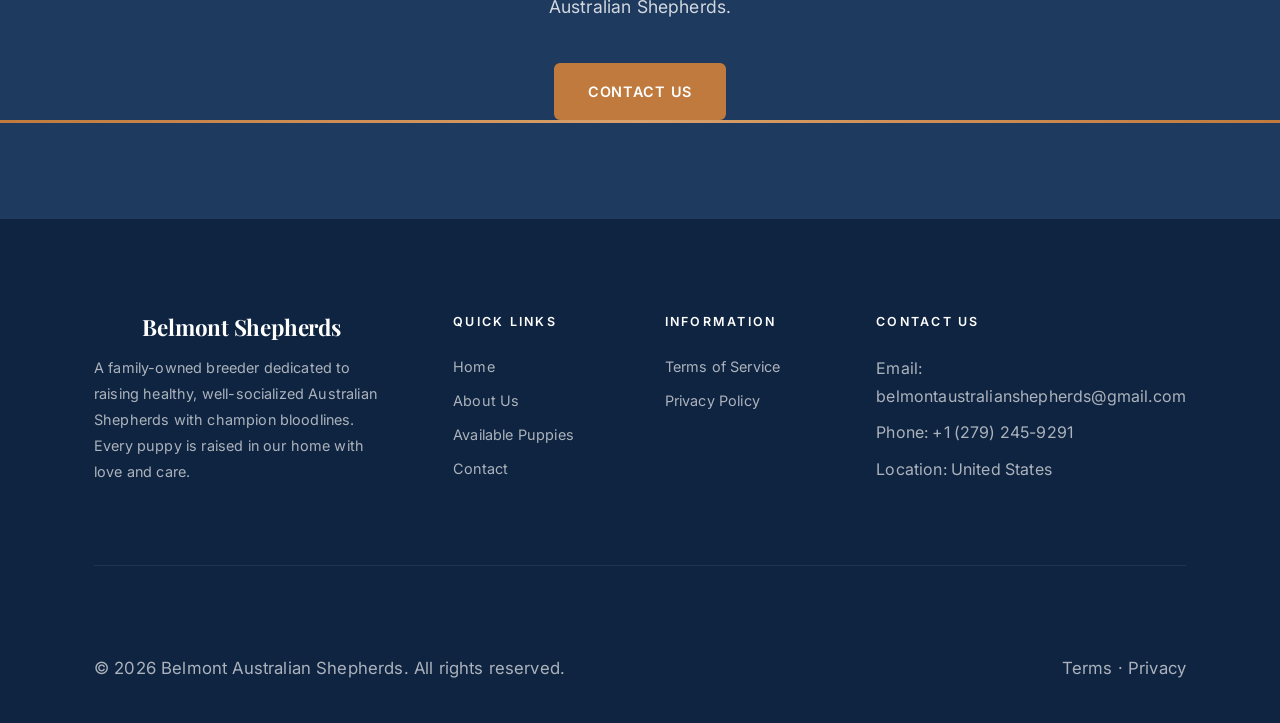
<file: puppies.html>
<!DOCTYPE html>
<html lang="en">
<head>
  <meta charset="UTF-8">
  <meta name="viewport" content="width=device-width, initial-scale=1.0">
  <title>Available Puppies | Belmont Australian Shepherds - Premier Australian Shepherd Breeder</title>
  <meta name="description" content="Browse available Australian Shepherd puppies from Belmont Australian Shepherds. AKC registered, fully vaccinated, health guaranteed, and raised with love in our home.">
  <link rel="preconnect" href="https://fonts.googleapis.com">
  <link rel="preconnect" href="https://fonts.gstatic.com" crossorigin>
  <link href="https://fonts.googleapis.com/css2?family=Cormorant+Garamond:ital,wght@0,400;0,500;1,400;1,500&family=Inter:wght@400;500;600&family=Playfair+Display:wght@400;600;700&display=swap" rel="stylesheet">
  <link rel="stylesheet" href="css/styles.css">
</head>
<body>

  <!-- Navigation -->
  <nav class="nav">
    <div class="nav__inner">
      <a href="index.html" class="nav__logo">
        <span class="nav__logo-name">Belmont Shepherds</span>
      </a>
      <button class="nav__toggle" aria-label="Menu"><span></span><span></span><span></span></button>
      <div class="nav__links">
        <a href="index.html" class="nav__link">Home</a>
        <a href="about.html" class="nav__link">About Us</a>
        <a href="puppies.html" class="nav__link nav__link--active">Available Puppies</a>
        <a href="contact.html" class="nav__link">Contact</a>
        <a href="contact.html" class="nav__cta">Inquire Now</a>
      </div>
    </div>
  </nav>

  <main>

    <!-- Page Hero -->
    <section class="page-hero">
      <div class="page-hero__content">
        <span class="section-label">Our Puppies</span>
        <h1>Available Puppies</h1>
        <p>Each of our puppies is AKC registered, fully vaccinated, and raised with love in our home</p>
      </div>
    </section>

    <!-- Trust Bar -->
    <section class="trust-bar">
      <div class="container">
        <div class="trust-bar__grid">
          <div class="trust-bar__item"><span class="trust-bar__icon">&#10022;</span><span>AKC Registered</span></div>
          <div class="trust-bar__item"><span class="trust-bar__icon">&#10003;</span><span>Fully Vaccinated</span></div>
          <div class="trust-bar__item"><span class="trust-bar__icon">&#9829;</span><span>Health Guaranteed</span></div>
          <div class="trust-bar__item"><span class="trust-bar__icon">&#9733;</span><span>Potty Trained</span></div>
        </div>
      </div>
    </section>

    <!-- Intro Text -->
    <section class="section">
      <div class="container">
        <div class="text-center" style="max-width:750px;margin:0 auto;">
          <p>Browse our currently available Australian Shepherd puppies below. Each puppy comes with AKC registration, complete vaccination records, a veterinary health certificate, and our lifetime support guarantee. Contact us to learn more about any of our puppies.</p>
        </div>
      </div>
    </section>

    <!-- Puppies Grid -->
    <section class="section" style="padding-top:0;">
      <div class="container">
        <div class="grid grid--3" id="puppies-grid">

          <!-- Agi -->
          <div class="puppy-card fade-in">
            <div class="puppy-card__image-wrapper puppy-gallery">
              <img src="images/Agi Female 9 weeks 1000/Agi profile.jpg" alt="Agi - Australian Shepherd Puppy" class="puppy-card__image">
              <img src="images/Agi Female 9 weeks 1000/IMG_20260207_233711_213.jpg" alt="Agi - Australian Shepherd Puppy" class="puppy-card__image">
              <img src="images/Agi Female 9 weeks 1000/IMG_20260207_233711_505.jpg" alt="Agi - Australian Shepherd Puppy" class="puppy-card__image">
              <img src="images/Agi Female 9 weeks 1000/IMG_20260207_233711_551.jpg" alt="Agi - Australian Shepherd Puppy" class="puppy-card__image">
              <img src="images/Agi Female 9 weeks 1000/IMG_20260207_233711_586.jpg" alt="Agi - Australian Shepherd Puppy" class="puppy-card__image">
              <img src="images/Agi Female 9 weeks 1000/IMG_20260207_233711_598.jpg" alt="Agi - Australian Shepherd Puppy" class="puppy-card__image">
              <img src="images/Agi Female 9 weeks 1000/IMG_20260207_233711_694.jpg" alt="Agi - Australian Shepherd Puppy" class="puppy-card__image">
              <span class="puppy-card__badge badge badge--available">Available</span>
              <div class="puppy-gallery__nav">
                <button type="button" class="puppy-gallery__dot puppy-gallery__dot--active" aria-label="Photo 1"></button>
                <button type="button" class="puppy-gallery__dot" aria-label="Photo 2"></button>
                <button type="button" class="puppy-gallery__dot" aria-label="Photo 3"></button>
                <button type="button" class="puppy-gallery__dot" aria-label="Photo 4"></button>
                <button type="button" class="puppy-gallery__dot" aria-label="Photo 5"></button>
                <button type="button" class="puppy-gallery__dot" aria-label="Photo 6"></button>
                <button type="button" class="puppy-gallery__dot" aria-label="Photo 7"></button>
              </div>
            </div>
            <div class="puppy-card__body">
              <h3 class="puppy-card__name">Agi</h3>
              <div class="puppy-card__details">
                <span>Female</span>
                <span>&bull;</span>
                <span>9 Weeks</span>
              </div>
              <div class="puppy-card__price">$1,000</div>
              <a href="contact.html?puppy=Agi" class="btn btn--primary btn--sm puppy-card__cta">Inquire About Agi</a>
            </div>
          </div>

          <!-- Annie -->
          <div class="puppy-card fade-in">
            <div class="puppy-card__image-wrapper puppy-gallery">
              <img src="images/Annie Female 9 weeks 1200/Annie profile.jpg" alt="Annie - Australian Shepherd Puppy" class="puppy-card__image">
              <img src="images/Annie Female 9 weeks 1200/IMG_20260207_233155_500.jpg" alt="Annie - Australian Shepherd Puppy" class="puppy-card__image">
              <img src="images/Annie Female 9 weeks 1200/IMG_20260207_233155_852.jpg" alt="Annie - Australian Shepherd Puppy" class="puppy-card__image">
              <img src="images/Annie Female 9 weeks 1200/IMG_20260207_233155_874.jpg" alt="Annie - Australian Shepherd Puppy" class="puppy-card__image">
              <img src="images/Annie Female 9 weeks 1200/IMG_20260207_233155_986.jpg" alt="Annie - Australian Shepherd Puppy" class="puppy-card__image">
              <img src="images/Annie Female 9 weeks 1200/IMG_20260207_233155_995.jpg" alt="Annie - Australian Shepherd Puppy" class="puppy-card__image">
              <img src="images/Annie Female 9 weeks 1200/IMG_20260207_233156_172.jpg" alt="Annie - Australian Shepherd Puppy" class="puppy-card__image">
              <span class="puppy-card__badge badge badge--available">Available</span>
              <div class="puppy-gallery__nav">
                <button type="button" class="puppy-gallery__dot puppy-gallery__dot--active" aria-label="Photo 1"></button>
                <button type="button" class="puppy-gallery__dot" aria-label="Photo 2"></button>
                <button type="button" class="puppy-gallery__dot" aria-label="Photo 3"></button>
                <button type="button" class="puppy-gallery__dot" aria-label="Photo 4"></button>
                <button type="button" class="puppy-gallery__dot" aria-label="Photo 5"></button>
                <button type="button" class="puppy-gallery__dot" aria-label="Photo 6"></button>
                <button type="button" class="puppy-gallery__dot" aria-label="Photo 7"></button>
              </div>
            </div>
            <div class="puppy-card__body">
              <h3 class="puppy-card__name">Annie</h3>
              <div class="puppy-card__details">
                <span>Female</span>
                <span>&bull;</span>
                <span>9 Weeks</span>
              </div>
              <div class="puppy-card__price">$1,200</div>
              <a href="contact.html?puppy=Annie" class="btn btn--primary btn--sm puppy-card__cta">Inquire About Annie</a>
            </div>
          </div>

          <!-- Jake -->
          <div class="puppy-card fade-in">
            <div class="puppy-card__image-wrapper puppy-gallery">
              <img src="images/Jake male 9 weeks 800/Jake profile.jpg" alt="Jake - Australian Shepherd Puppy" class="puppy-card__image">
              <img src="images/Jake male 9 weeks 800/IMG_20260207_233624_344.jpg" alt="Jake - Australian Shepherd Puppy" class="puppy-card__image">
              <img src="images/Jake male 9 weeks 800/IMG_20260207_233624_620.jpg" alt="Jake - Australian Shepherd Puppy" class="puppy-card__image">
              <img src="images/Jake male 9 weeks 800/IMG_20260207_233624_732.jpg" alt="Jake - Australian Shepherd Puppy" class="puppy-card__image">
              <img src="images/Jake male 9 weeks 800/IMG_20260207_233624_940.jpg" alt="Jake - Australian Shepherd Puppy" class="puppy-card__image">
              <img src="images/Jake male 9 weeks 800/IMG_20260207_233624_954.jpg" alt="Jake - Australian Shepherd Puppy" class="puppy-card__image">
              <img src="images/Jake male 9 weeks 800/IMG_20260207_233625_045.jpg" alt="Jake - Australian Shepherd Puppy" class="puppy-card__image">
              <span class="puppy-card__badge badge badge--available">Available</span>
              <div class="puppy-gallery__nav">
                <button type="button" class="puppy-gallery__dot puppy-gallery__dot--active" aria-label="Photo 1"></button>
                <button type="button" class="puppy-gallery__dot" aria-label="Photo 2"></button>
                <button type="button" class="puppy-gallery__dot" aria-label="Photo 3"></button>
                <button type="button" class="puppy-gallery__dot" aria-label="Photo 4"></button>
                <button type="button" class="puppy-gallery__dot" aria-label="Photo 5"></button>
                <button type="button" class="puppy-gallery__dot" aria-label="Photo 6"></button>
                <button type="button" class="puppy-gallery__dot" aria-label="Photo 7"></button>
              </div>
            </div>
            <div class="puppy-card__body">
              <h3 class="puppy-card__name">Jake</h3>
              <div class="puppy-card__details">
                <span>Male</span>
                <span>&bull;</span>
                <span>9 Weeks</span>
              </div>
              <div class="puppy-card__price">$800</div>
              <a href="contact.html?puppy=Jake" class="btn btn--primary btn--sm puppy-card__cta">Inquire About Jake</a>
            </div>
          </div>

          <!-- Jayden -->
          <div class="puppy-card fade-in">
            <div class="puppy-card__image-wrapper puppy-gallery">
              <img src="images/Jayden male 9 weeks 1500/IMG_20260207_232841_481.jpg" alt="Jayden - Australian Shepherd Puppy" class="puppy-card__image">
              <img src="images/Jayden male 9 weeks 1500/IMG_20260207_232841_534.jpg" alt="Jayden - Australian Shepherd Puppy" class="puppy-card__image">
              <img src="images/Jayden male 9 weeks 1500/IMG_20260207_232841_629.jpg" alt="Jayden - Australian Shepherd Puppy" class="puppy-card__image">
              <img src="images/Jayden male 9 weeks 1500/IMG_20260207_232841_677.jpg" alt="Jayden - Australian Shepherd Puppy" class="puppy-card__image">
              <img src="images/Jayden male 9 weeks 1500/IMG_20260207_232842_002.jpg" alt="Jayden - Australian Shepherd Puppy" class="puppy-card__image">
              <img src="images/Jayden male 9 weeks 1500/IMG_20260207_232842_323.jpg" alt="Jayden - Australian Shepherd Puppy" class="puppy-card__image">
              <img src="images/Jayden male 9 weeks 1500/IMG_20260207_232842_394.jpg" alt="Jayden - Australian Shepherd Puppy" class="puppy-card__image">
              <span class="puppy-card__badge badge badge--available">Available</span>
              <div class="puppy-gallery__nav">
                <button type="button" class="puppy-gallery__dot puppy-gallery__dot--active" aria-label="Photo 1"></button>
                <button type="button" class="puppy-gallery__dot" aria-label="Photo 2"></button>
                <button type="button" class="puppy-gallery__dot" aria-label="Photo 3"></button>
                <button type="button" class="puppy-gallery__dot" aria-label="Photo 4"></button>
                <button type="button" class="puppy-gallery__dot" aria-label="Photo 5"></button>
                <button type="button" class="puppy-gallery__dot" aria-label="Photo 6"></button>
                <button type="button" class="puppy-gallery__dot" aria-label="Photo 7"></button>
              </div>
            </div>
            <div class="puppy-card__body">
              <h3 class="puppy-card__name">Jayden</h3>
              <div class="puppy-card__details">
                <span>Male</span>
                <span>&bull;</span>
                <span>9 Weeks</span>
              </div>
              <div class="puppy-card__price">$1,500</div>
              <a href="contact.html?puppy=Jayden" class="btn btn--primary btn--sm puppy-card__cta">Inquire About Jayden</a>
            </div>
          </div>

          <!-- Kate -->
          <div class="puppy-card fade-in">
            <div class="puppy-card__image-wrapper puppy-gallery">
              <img src="images/Kate Female 9 weeks 1000/Kate profile.jpg" alt="Kate - Australian Shepherd Puppy" class="puppy-card__image">
              <img src="images/Kate Female 9 weeks 1000/IMG_20260207_232929_651.jpg" alt="Kate - Australian Shepherd Puppy" class="puppy-card__image">
              <img src="images/Kate Female 9 weeks 1000/IMG_20260207_232930_049.jpg" alt="Kate - Australian Shepherd Puppy" class="puppy-card__image">
              <img src="images/Kate Female 9 weeks 1000/IMG_20260207_232930_073.jpg" alt="Kate - Australian Shepherd Puppy" class="puppy-card__image">
              <img src="images/Kate Female 9 weeks 1000/IMG_20260207_232930_118.jpg" alt="Kate - Australian Shepherd Puppy" class="puppy-card__image">
              <img src="images/Kate Female 9 weeks 1000/IMG_20260207_232930_158.jpg" alt="Kate - Australian Shepherd Puppy" class="puppy-card__image">
              <img src="images/Kate Female 9 weeks 1000/IMG_20260207_232930_187.jpg" alt="Kate - Australian Shepherd Puppy" class="puppy-card__image">
              <span class="puppy-card__badge badge badge--available">Available</span>
              <div class="puppy-gallery__nav">
                <button type="button" class="puppy-gallery__dot puppy-gallery__dot--active" aria-label="Photo 1"></button>
                <button type="button" class="puppy-gallery__dot" aria-label="Photo 2"></button>
                <button type="button" class="puppy-gallery__dot" aria-label="Photo 3"></button>
                <button type="button" class="puppy-gallery__dot" aria-label="Photo 4"></button>
                <button type="button" class="puppy-gallery__dot" aria-label="Photo 5"></button>
                <button type="button" class="puppy-gallery__dot" aria-label="Photo 6"></button>
                <button type="button" class="puppy-gallery__dot" aria-label="Photo 7"></button>
              </div>
            </div>
            <div class="puppy-card__body">
              <h3 class="puppy-card__name">Kate</h3>
              <div class="puppy-card__details">
                <span>Female</span>
                <span>&bull;</span>
                <span>9 Weeks</span>
              </div>
              <div class="puppy-card__price">$1,000</div>
              <a href="contact.html?puppy=Kate" class="btn btn--primary btn--sm puppy-card__cta">Inquire About Kate</a>
            </div>
          </div>

          <!-- Morlich -->
          <div class="puppy-card fade-in">
            <div class="puppy-card__image-wrapper puppy-gallery">
              <img src="images/Morlich Male 9 weeks 1000/IMG_20260207_233042_732.jpg" alt="Morlich - Australian Shepherd Puppy" class="puppy-card__image">
              <img src="images/Morlich Male 9 weeks 1000/IMG_20260207_233042_984.jpg" alt="Morlich - Australian Shepherd Puppy" class="puppy-card__image">
              <img src="images/Morlich Male 9 weeks 1000/IMG_20260207_233042_985.jpg" alt="Morlich - Australian Shepherd Puppy" class="puppy-card__image">
              <img src="images/Morlich Male 9 weeks 1000/IMG_20260207_233043_209.jpg" alt="Morlich - Australian Shepherd Puppy" class="puppy-card__image">
              <img src="images/Morlich Male 9 weeks 1000/IMG_20260207_233043_270.jpg" alt="Morlich - Australian Shepherd Puppy" class="puppy-card__image">
              <img src="images/Morlich Male 9 weeks 1000/IMG_20260207_233043_332.jpg" alt="Morlich - Australian Shepherd Puppy" class="puppy-card__image">
              <img src="images/Morlich Male 9 weeks 1000/IMG_20260207_233043_585.jpg" alt="Morlich - Australian Shepherd Puppy" class="puppy-card__image">
              <span class="puppy-card__badge badge badge--available">Available</span>
              <div class="puppy-gallery__nav">
                <button type="button" class="puppy-gallery__dot puppy-gallery__dot--active" aria-label="Photo 1"></button>
                <button type="button" class="puppy-gallery__dot" aria-label="Photo 2"></button>
                <button type="button" class="puppy-gallery__dot" aria-label="Photo 3"></button>
                <button type="button" class="puppy-gallery__dot" aria-label="Photo 4"></button>
                <button type="button" class="puppy-gallery__dot" aria-label="Photo 5"></button>
                <button type="button" class="puppy-gallery__dot" aria-label="Photo 6"></button>
                <button type="button" class="puppy-gallery__dot" aria-label="Photo 7"></button>
              </div>
            </div>
            <div class="puppy-card__body">
              <h3 class="puppy-card__name">Morlich</h3>
              <div class="puppy-card__details">
                <span>Male</span>
                <span>&bull;</span>
                <span>9 Weeks</span>
              </div>
              <div class="puppy-card__price">$1,000</div>
              <a href="contact.html?puppy=Morlich" class="btn btn--primary btn--sm puppy-card__cta">Inquire About Morlich</a>
            </div>
          </div>

          <!-- Murphy -->
          <div class="puppy-card fade-in">
            <div class="puppy-card__image-wrapper puppy-gallery">
              <img src="images/Murphy Female 9 weeks 800/Murphy profile.jpg" alt="Murphy - Australian Shepherd Puppy" class="puppy-card__image">
              <img src="images/Murphy Female 9 weeks 800/IMG_20260207_233321_431.jpg" alt="Murphy - Australian Shepherd Puppy" class="puppy-card__image">
              <img src="images/Murphy Female 9 weeks 800/IMG_20260207_233321_437.jpg" alt="Murphy - Australian Shepherd Puppy" class="puppy-card__image">
              <img src="images/Murphy Female 9 weeks 800/IMG_20260207_233321_885.jpg" alt="Murphy - Australian Shepherd Puppy" class="puppy-card__image">
              <img src="images/Murphy Female 9 weeks 800/IMG_20260207_233321_921.jpg" alt="Murphy - Australian Shepherd Puppy" class="puppy-card__image">
              <img src="images/Murphy Female 9 weeks 800/IMG_20260207_233321_939.jpg" alt="Murphy - Australian Shepherd Puppy" class="puppy-card__image">
              <img src="images/Murphy Female 9 weeks 800/IMG_20260207_233321_958.jpg" alt="Murphy - Australian Shepherd Puppy" class="puppy-card__image">
              <span class="puppy-card__badge badge badge--available">Available</span>
              <div class="puppy-gallery__nav">
                <button type="button" class="puppy-gallery__dot puppy-gallery__dot--active" aria-label="Photo 1"></button>
                <button type="button" class="puppy-gallery__dot" aria-label="Photo 2"></button>
                <button type="button" class="puppy-gallery__dot" aria-label="Photo 3"></button>
                <button type="button" class="puppy-gallery__dot" aria-label="Photo 4"></button>
                <button type="button" class="puppy-gallery__dot" aria-label="Photo 5"></button>
                <button type="button" class="puppy-gallery__dot" aria-label="Photo 6"></button>
                <button type="button" class="puppy-gallery__dot" aria-label="Photo 7"></button>
              </div>
            </div>
            <div class="puppy-card__body">
              <h3 class="puppy-card__name">Murphy</h3>
              <div class="puppy-card__details">
                <span>Female</span>
                <span>&bull;</span>
                <span>9 Weeks</span>
              </div>
              <div class="puppy-card__price">$800</div>
              <a href="contact.html?puppy=Murphy" class="btn btn--primary btn--sm puppy-card__cta">Inquire About Murphy</a>
            </div>
          </div>

          <!-- Terry -->
          <div class="puppy-card fade-in">
            <div class="puppy-card__image-wrapper puppy-gallery">
              <img src="images/Terry Mala 9 weeks 1500/IMG_20260207_232625_098.jpg" alt="Terry - Australian Shepherd Puppy" class="puppy-card__image">
              <img src="images/Terry Mala 9 weeks 1500/IMG_20260207_232625_336.jpg" alt="Terry - Australian Shepherd Puppy" class="puppy-card__image">
              <img src="images/Terry Mala 9 weeks 1500/IMG_20260207_232625_491.jpg" alt="Terry - Australian Shepherd Puppy" class="puppy-card__image">
              <img src="images/Terry Mala 9 weeks 1500/IMG_20260207_232625_564.jpg" alt="Terry - Australian Shepherd Puppy" class="puppy-card__image">
              <img src="images/Terry Mala 9 weeks 1500/IMG_20260207_232625_643.jpg" alt="Terry - Australian Shepherd Puppy" class="puppy-card__image">
              <img src="images/Terry Mala 9 weeks 1500/IMG_20260207_232625_675.jpg" alt="Terry - Australian Shepherd Puppy" class="puppy-card__image">
              <img src="images/Terry Mala 9 weeks 1500/IMG_20260207_232625_791.jpg" alt="Terry - Australian Shepherd Puppy" class="puppy-card__image">
              <img src="images/Terry Mala 9 weeks 1500/IMG_20260207_232625_899.jpg" alt="Terry - Australian Shepherd Puppy" class="puppy-card__image">
              <span class="puppy-card__badge badge badge--available">Available</span>
              <div class="puppy-gallery__nav">
                <button type="button" class="puppy-gallery__dot puppy-gallery__dot--active" aria-label="Photo 1"></button>
                <button type="button" class="puppy-gallery__dot" aria-label="Photo 2"></button>
                <button type="button" class="puppy-gallery__dot" aria-label="Photo 3"></button>
                <button type="button" class="puppy-gallery__dot" aria-label="Photo 4"></button>
                <button type="button" class="puppy-gallery__dot" aria-label="Photo 5"></button>
                <button type="button" class="puppy-gallery__dot" aria-label="Photo 6"></button>
                <button type="button" class="puppy-gallery__dot" aria-label="Photo 7"></button>
                <button type="button" class="puppy-gallery__dot" aria-label="Photo 8"></button>
              </div>
            </div>
            <div class="puppy-card__body">
              <h3 class="puppy-card__name">Terry</h3>
              <div class="puppy-card__details">
                <span>Male</span>
                <span>&bull;</span>
                <span>9 Weeks</span>
              </div>
              <div class="puppy-card__price">$1,500</div>
              <a href="contact.html?puppy=Terry" class="btn btn--primary btn--sm puppy-card__cta">Inquire About Terry</a>
            </div>
          </div>

          <!-- Tracy -->
          <div class="puppy-card fade-in">
            <div class="puppy-card__image-wrapper puppy-gallery">
              <img src="images/Tracy Female 9 weeks 1700/IMG_20260207_233753_958.jpg" alt="Tracy - Australian Shepherd Puppy" class="puppy-card__image">
              <img src="images/Tracy Female 9 weeks 1700/IMG_20260207_233753_967.jpg" alt="Tracy - Australian Shepherd Puppy" class="puppy-card__image">
              <img src="images/Tracy Female 9 weeks 1700/IMG_20260207_233754_064.jpg" alt="Tracy - Australian Shepherd Puppy" class="puppy-card__image">
              <img src="images/Tracy Female 9 weeks 1700/IMG_20260207_233754_168.jpg" alt="Tracy - Australian Shepherd Puppy" class="puppy-card__image">
              <img src="images/Tracy Female 9 weeks 1700/IMG_20260207_233754_435.jpg" alt="Tracy - Australian Shepherd Puppy" class="puppy-card__image">
              <img src="images/Tracy Female 9 weeks 1700/IMG_20260207_233754_448.jpg" alt="Tracy - Australian Shepherd Puppy" class="puppy-card__image">
              <img src="images/Tracy Female 9 weeks 1700/IMG_20260207_233754_449.jpg" alt="Tracy - Australian Shepherd Puppy" class="puppy-card__image">
              <img src="images/Tracy Female 9 weeks 1700/IMG_20260207_233754_540.jpg" alt="Tracy - Australian Shepherd Puppy" class="puppy-card__image">
              <span class="puppy-card__badge badge badge--available">Available</span>
              <div class="puppy-gallery__nav">
                <button type="button" class="puppy-gallery__dot puppy-gallery__dot--active" aria-label="Photo 1"></button>
                <button type="button" class="puppy-gallery__dot" aria-label="Photo 2"></button>
                <button type="button" class="puppy-gallery__dot" aria-label="Photo 3"></button>
                <button type="button" class="puppy-gallery__dot" aria-label="Photo 4"></button>
                <button type="button" class="puppy-gallery__dot" aria-label="Photo 5"></button>
                <button type="button" class="puppy-gallery__dot" aria-label="Photo 6"></button>
                <button type="button" class="puppy-gallery__dot" aria-label="Photo 7"></button>
                <button type="button" class="puppy-gallery__dot" aria-label="Photo 8"></button>
              </div>
            </div>
            <div class="puppy-card__body">
              <h3 class="puppy-card__name">Tracy</h3>
              <div class="puppy-card__details">
                <span>Female</span>
                <span>&bull;</span>
                <span>9 Weeks</span>
              </div>
              <div class="puppy-card__price">$1,700</div>
              <a href="contact.html?puppy=Tracy" class="btn btn--primary btn--sm puppy-card__cta">Inquire About Tracy</a>
            </div>
          </div>

          <!-- Reserved Puppy 1 -->
          <div class="puppy-card puppy-card--unavailable fade-in">
            <div class="puppy-card__image-wrapper puppy-gallery">
              <img src="images/Reserved 1/IMG_20260207_233831_986.jpg" alt="Reserved - Australian Shepherd Puppy" class="puppy-card__image">
              <img src="images/Reserved 1/IMG_20260207_233832_180.jpg" alt="Reserved - Australian Shepherd Puppy" class="puppy-card__image">
              <img src="images/Reserved 1/IMG_20260207_233832_203.jpg" alt="Reserved - Australian Shepherd Puppy" class="puppy-card__image">
              <img src="images/Reserved 1/IMG_20260207_233832_292.jpg" alt="Reserved - Australian Shepherd Puppy" class="puppy-card__image">
              <img src="images/Reserved 1/IMG_20260207_233832_510.jpg" alt="Reserved - Australian Shepherd Puppy" class="puppy-card__image">
              <img src="images/Reserved 1/IMG_20260207_233832_568.jpg" alt="Reserved - Australian Shepherd Puppy" class="puppy-card__image">
              <span class="puppy-card__badge badge badge--reserved">Reserved</span>
              <div class="puppy-card__overlay"><span class="puppy-card__overlay-text">Reserved</span></div>
              <div class="puppy-gallery__nav">
                <button type="button" class="puppy-gallery__dot puppy-gallery__dot--active" aria-label="Photo 1"></button>
                <button type="button" class="puppy-gallery__dot" aria-label="Photo 2"></button>
                <button type="button" class="puppy-gallery__dot" aria-label="Photo 3"></button>
                <button type="button" class="puppy-gallery__dot" aria-label="Photo 4"></button>
                <button type="button" class="puppy-gallery__dot" aria-label="Photo 5"></button>
                <button type="button" class="puppy-gallery__dot" aria-label="Photo 6"></button>
              </div>
            </div>
            <div class="puppy-card__body">
              <h3 class="puppy-card__name">Reserved</h3>
              <div class="puppy-card__details">
                <span>This puppy has been reserved</span>
              </div>
              <div class="puppy-card__price puppy-card__price--unavailable">Reserved</div>
            </div>
          </div>

          <!-- Reserved Puppy 2 -->
          <div class="puppy-card puppy-card--unavailable fade-in">
            <div class="puppy-card__image-wrapper puppy-gallery">
              <img src="images/Reserved/IMG_20260207_233900_468.jpg" alt="Reserved - Australian Shepherd Puppy" class="puppy-card__image">
              <img src="images/Reserved/IMG_20260207_233900_588.jpg" alt="Reserved - Australian Shepherd Puppy" class="puppy-card__image">
              <img src="images/Reserved/IMG_20260207_233900_592.jpg" alt="Reserved - Australian Shepherd Puppy" class="puppy-card__image">
              <img src="images/Reserved/IMG_20260207_233901_064.jpg" alt="Reserved - Australian Shepherd Puppy" class="puppy-card__image">
              <img src="images/Reserved/IMG_20260207_233901_162.jpg" alt="Reserved - Australian Shepherd Puppy" class="puppy-card__image">
              <span class="puppy-card__badge badge badge--reserved">Reserved</span>
              <div class="puppy-card__overlay"><span class="puppy-card__overlay-text">Reserved</span></div>
              <div class="puppy-gallery__nav">
                <button type="button" class="puppy-gallery__dot puppy-gallery__dot--active" aria-label="Photo 1"></button>
                <button type="button" class="puppy-gallery__dot" aria-label="Photo 2"></button>
                <button type="button" class="puppy-gallery__dot" aria-label="Photo 3"></button>
                <button type="button" class="puppy-gallery__dot" aria-label="Photo 4"></button>
                <button type="button" class="puppy-gallery__dot" aria-label="Photo 5"></button>
              </div>
            </div>
            <div class="puppy-card__body">
              <h3 class="puppy-card__name">Reserved</h3>
              <div class="puppy-card__details">
                <span>This puppy has been reserved</span>
              </div>
              <div class="puppy-card__price puppy-card__price--unavailable">Reserved</div>
            </div>
          </div>

          <!-- Sold Puppy -->
          <div class="puppy-card puppy-card--unavailable fade-in">
            <div class="puppy-card__image-wrapper puppy-gallery">
              <img src="images/Sold/IMG_20260207_233247_456.jpg" alt="Sold - Australian Shepherd Puppy" class="puppy-card__image">
              <img src="images/Sold/IMG_20260207_233247_472.jpg" alt="Sold - Australian Shepherd Puppy" class="puppy-card__image">
              <img src="images/Sold/IMG_20260207_233247_824.jpg" alt="Sold - Australian Shepherd Puppy" class="puppy-card__image">
              <img src="images/Sold/IMG_20260207_233248_066.jpg" alt="Sold - Australian Shepherd Puppy" class="puppy-card__image">
              <img src="images/Sold/IMG_20260207_233248_076.jpg" alt="Sold - Australian Shepherd Puppy" class="puppy-card__image">
              <span class="puppy-card__badge badge badge--sold">Sold</span>
              <div class="puppy-card__overlay"><span class="puppy-card__overlay-text">Sold</span></div>
              <div class="puppy-gallery__nav">
                <button type="button" class="puppy-gallery__dot puppy-gallery__dot--active" aria-label="Photo 1"></button>
                <button type="button" class="puppy-gallery__dot" aria-label="Photo 2"></button>
                <button type="button" class="puppy-gallery__dot" aria-label="Photo 3"></button>
                <button type="button" class="puppy-gallery__dot" aria-label="Photo 4"></button>
                <button type="button" class="puppy-gallery__dot" aria-label="Photo 5"></button>
              </div>
            </div>
            <div class="puppy-card__body">
              <h3 class="puppy-card__name">Sold</h3>
              <div class="puppy-card__details">
                <span>This puppy has found their forever home</span>
              </div>
              <div class="puppy-card__price puppy-card__price--unavailable">Sold</div>
            </div>
          </div>

        </div>
      </div>
    </section>

    <!-- What's Included Section -->
    <section class="section section--cream">
      <div class="container">
        <div class="section-header">
          <span class="section-label">What You Receive</span>
          <h2>What's Included With Every Puppy</h2>
        </div>
        <div class="grid grid--4">
          <div class="included-item">
            <div class="included-item__icon">&#10003;</div>
            <h4>AKC Registration Papers</h4>
          </div>
          <div class="included-item">
            <div class="included-item__icon">&#10003;</div>
            <h4>Vaccination Records</h4>
          </div>
          <div class="included-item">
            <div class="included-item__icon">&#9829;</div>
            <h4>Health Certificate</h4>
          </div>
          <div class="included-item">
            <div class="included-item__icon">&#9733;</div>
            <h4>Health Guarantee</h4>
          </div>
          <div class="included-item">
            <div class="included-item__icon">&#8962;</div>
            <h4>Potty Training</h4>
          </div>
          <div class="included-item">
            <div class="included-item__icon">&#10003;</div>
            <h4>Kid & Pet Socialized</h4>
          </div>
          <div class="included-item">
            <div class="included-item__icon">&#8734;</div>
            <h4>Lifetime Support</h4>
          </div>
          <div class="included-item">
            <div class="included-item__icon">&#10003;</div>
            <h4>Care Guide</h4>
          </div>
        </div>
      </div>
    </section>

    <!-- Adoption Process -->
    <section class="section">
      <div class="container">
        <div class="section-header">
          <span class="section-label">How It Works</span>
          <h2>Our Adoption Process</h2>
        </div>
        <div class="grid grid--4">
          <div class="process-step fade-in text-center">
            <span class="process-step__number">1</span>
            <h3>Inquire</h3>
            <p>Contact us to express interest and tell us about your family and lifestyle.</p>
          </div>
          <div class="process-step fade-in text-center">
            <span class="process-step__number">2</span>
            <h3>Meet &amp; Match</h3>
            <p>We'll help match you with the perfect puppy for your lifestyle and preferences.</p>
          </div>
          <div class="process-step fade-in text-center">
            <span class="process-step__number">3</span>
            <h3>Reserve</h3>
            <p>Secure your puppy with a deposit to hold your spot in our family.</p>
          </div>
          <div class="process-step fade-in text-center">
            <span class="process-step__number">4</span>
            <h3>Welcome Home</h3>
            <p>Take home your new fully prepared family member, ready to bond with you.</p>
          </div>
        </div>
      </div>
    </section>

    <!-- CTA Section -->
    <section class="section section--dark">
      <div class="container">
        <div class="cta-block fade-in">
          <h2>Don't See Your Perfect Match?</h2>
          <p style="margin-top:var(--space-sm)">We frequently have upcoming litters. Reach out to us to learn about expected litters, reserve your spot, or ask any questions about our Australian Shepherds.</p>
          <div class="cta-block__actions">
            <a href="contact.html" class="btn btn--primary">Contact Us</a>
          </div>
        </div>
      </div>
    </section>

  </main>

  <!-- Footer -->
  <footer class="footer">
    <div class="container">
      <div class="footer__grid">
        <div class="footer__brand">
          <a href="index.html" class="nav__logo">
            <span class="nav__logo-name">Belmont Shepherds</span>
          </a>
          <p>A family-owned breeder dedicated to raising healthy, well-socialized Australian Shepherds with champion bloodlines. Every puppy is raised in our home with love and care.</p>
        </div>
        <div>
          <h4>Quick Links</h4>
          <ul class="footer__links">
            <li><a href="index.html">Home</a></li>
            <li><a href="about.html">About Us</a></li>
            <li><a href="puppies.html">Available Puppies</a></li>
            <li><a href="contact.html">Contact</a></li>
          </ul>
        </div>
        <div>
          <h4>Information</h4>
          <ul class="footer__links">
            <li><a href="terms.html">Terms of Service</a></li>
            <li><a href="privacy.html">Privacy Policy</a></li>
          </ul>
        </div>
        <div>
          <h4>Contact Us</h4>
          <ul class="footer__links">
            <li>Email: belmontaustralianshepherds@gmail.com</li>
            <li>Phone: +1 (279) 245-9291</li>
            <li>Location: United States</li>
          </ul>
        </div>
      </div>
      <div class="footer__bottom">
        <p>&copy; 2026 Belmont Australian Shepherds. All rights reserved.</p>
        <p><a href="terms.html">Terms</a> &middot; <a href="privacy.html">Privacy</a></p>
      </div>
    </div>
  </footer>

  <script src="js/main.js"></script>
</body>
</html>
</file>
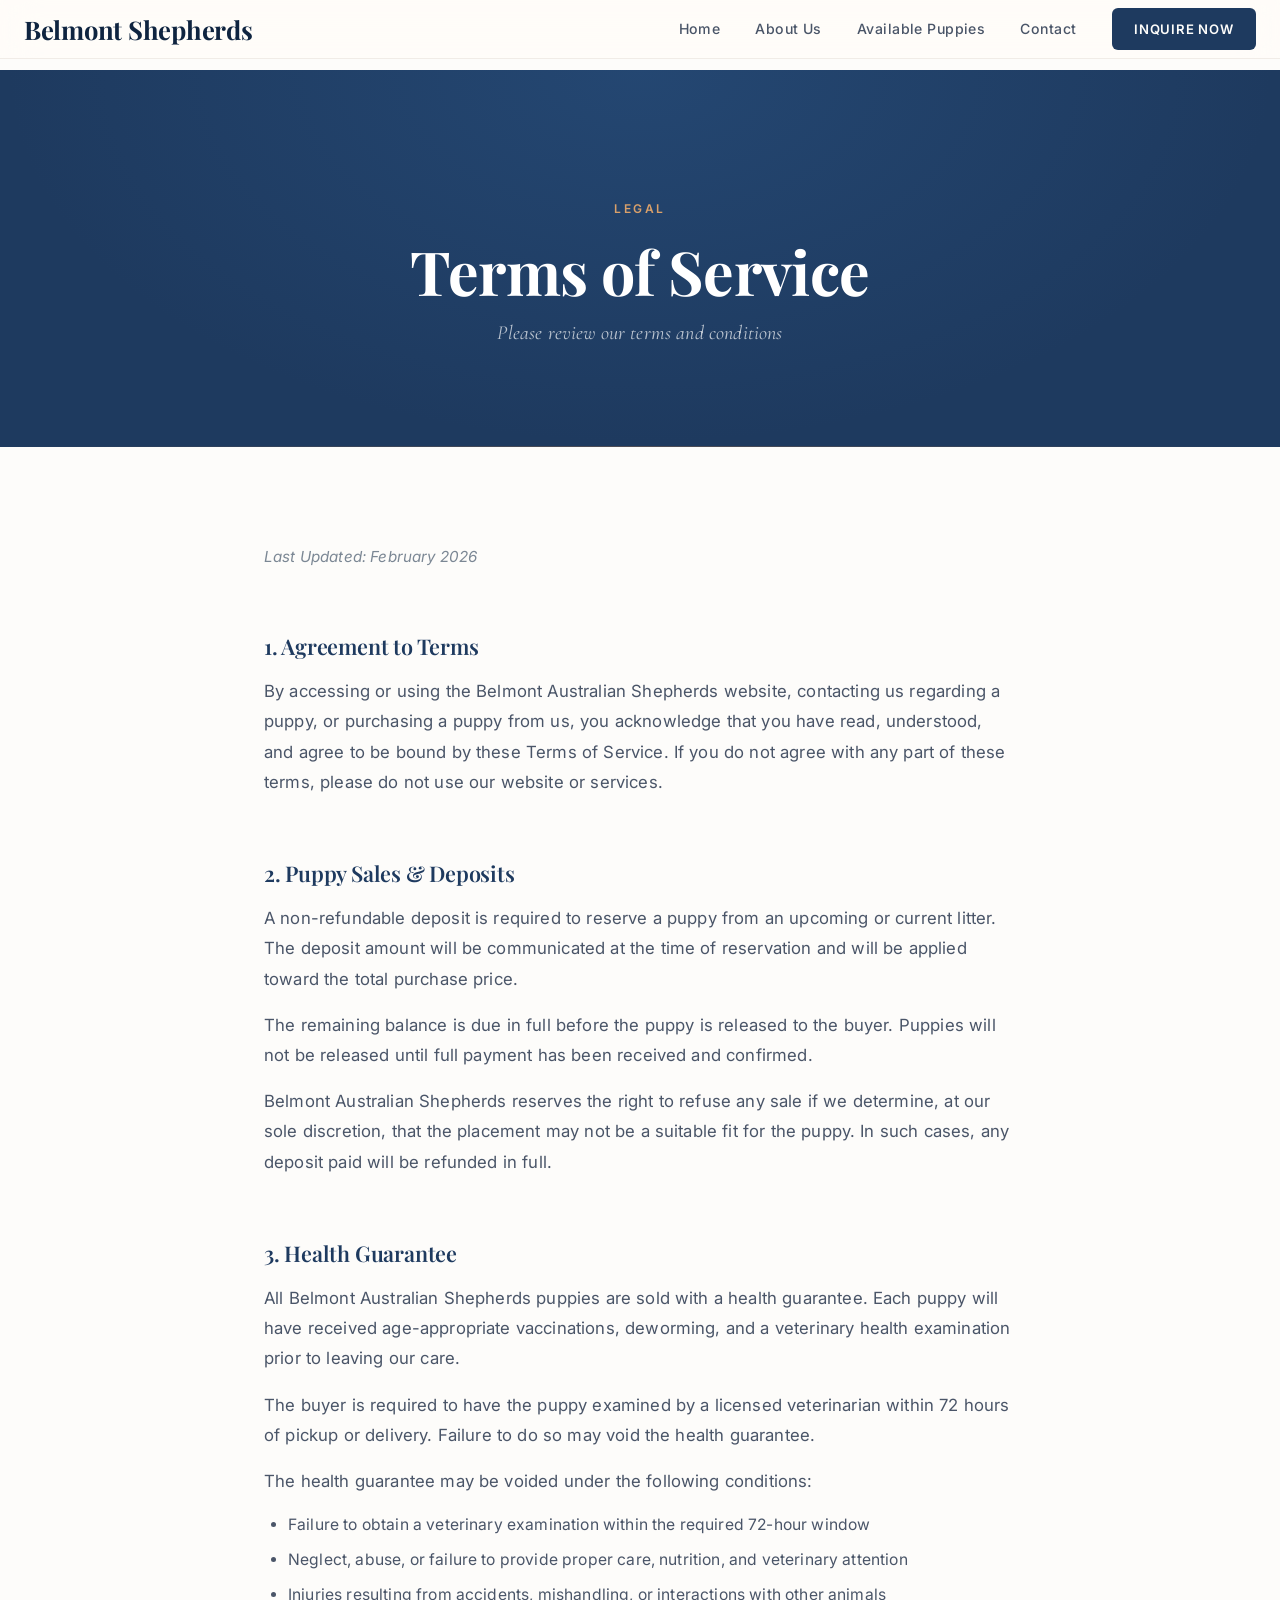
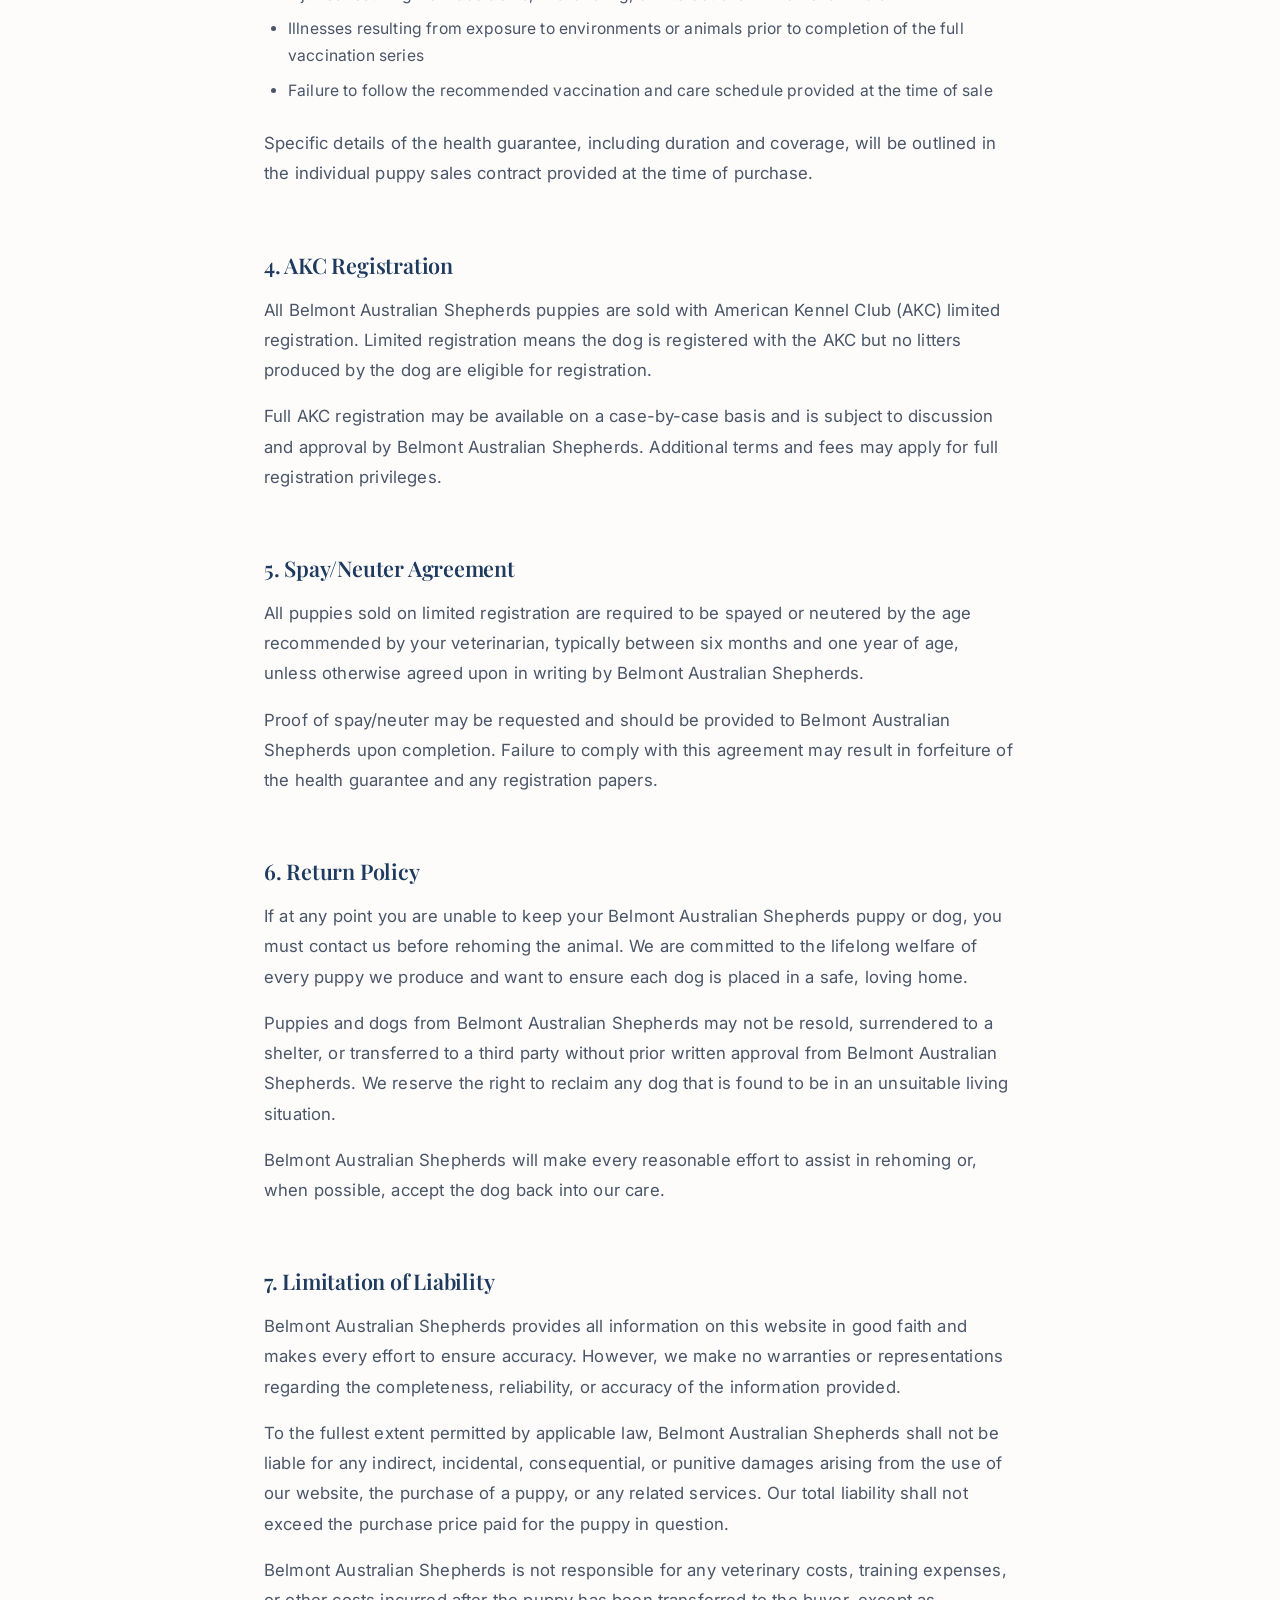
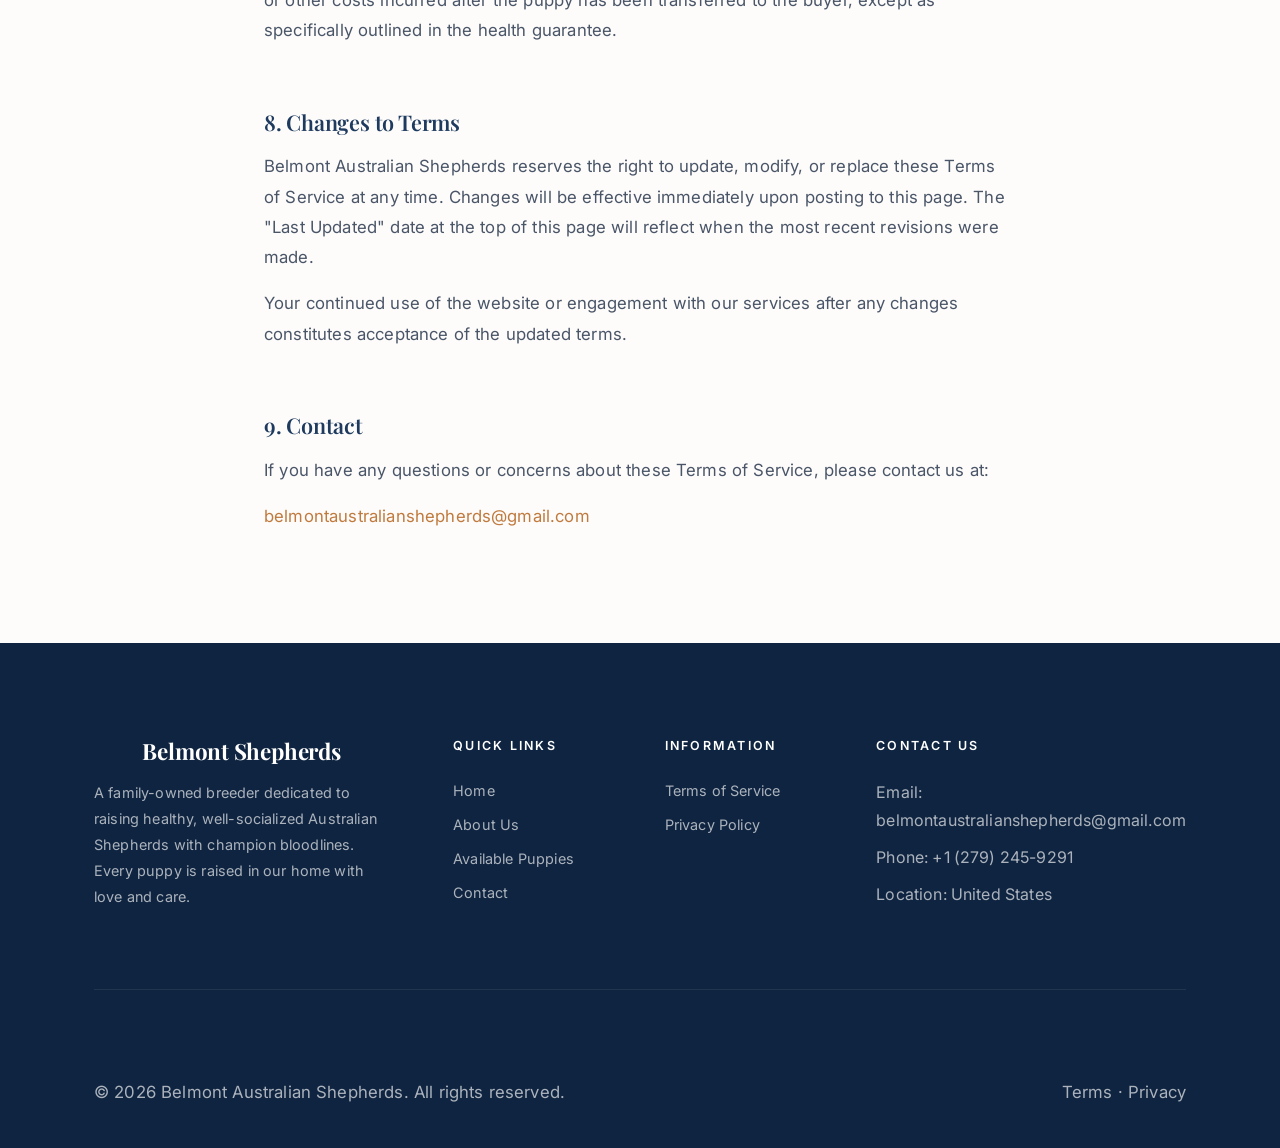
<file: terms.html>
<!DOCTYPE html>
<html lang="en">
<head>
  <meta charset="UTF-8">
  <meta name="viewport" content="width=device-width, initial-scale=1.0">
  <title>Terms of Service | Belmont Australian Shepherds</title>
  <meta name="description" content="Terms of Service for Belmont Australian Shepherds. Review our terms and conditions regarding puppy sales, health guarantees, and more.">
  <link rel="preconnect" href="https://fonts.googleapis.com">
  <link rel="preconnect" href="https://fonts.gstatic.com" crossorigin>
  <link href="https://fonts.googleapis.com/css2?family=Playfair+Display:wght@400;600;700&family=Inter:wght@400;500;600&family=Cormorant+Garamond:ital,wght@0,400;0,500;1,400;1,500&display=swap" rel="stylesheet">
  <link rel="stylesheet" href="css/styles.css">
</head>
<body>

  <nav class="nav">
    <div class="nav__inner">
      <a href="index.html" class="nav__logo">
        <span class="nav__logo-name">Belmont Shepherds</span>
      </a>
      <button class="nav__toggle" aria-label="Menu"><span></span><span></span><span></span></button>
      <div class="nav__links">
        <a href="index.html" class="nav__link">Home</a>
        <a href="about.html" class="nav__link">About Us</a>
        <a href="puppies.html" class="nav__link">Available Puppies</a>
        <a href="contact.html" class="nav__link">Contact</a>
        <a href="contact.html" class="nav__cta">Inquire Now</a>
      </div>
    </div>
  </nav>

  <section class="page-hero">
    <div class="page-hero__content">
      <span class="section-label">Legal</span>
      <h1>Terms of Service</h1>
      <p>Please review our terms and conditions</p>
    </div>
  </section>

  <main class="legal-content">
    <div class="legal-content__inner">
      <p class="last-updated">Last Updated: February 2026</p>

      <section class="legal-content__section">
        <h2>1. Agreement to Terms</h2>
        <p>By accessing or using the Belmont Australian Shepherds website, contacting us regarding a puppy, or purchasing a puppy from us, you acknowledge that you have read, understood, and agree to be bound by these Terms of Service. If you do not agree with any part of these terms, please do not use our website or services.</p>
      </section>

      <section class="legal-content__section">
        <h2>2. Puppy Sales &amp; Deposits</h2>
        <p>A non-refundable deposit is required to reserve a puppy from an upcoming or current litter. The deposit amount will be communicated at the time of reservation and will be applied toward the total purchase price.</p>
        <p>The remaining balance is due in full before the puppy is released to the buyer. Puppies will not be released until full payment has been received and confirmed.</p>
        <p>Belmont Australian Shepherds reserves the right to refuse any sale if we determine, at our sole discretion, that the placement may not be a suitable fit for the puppy. In such cases, any deposit paid will be refunded in full.</p>
      </section>

      <section class="legal-content__section">
        <h2>3. Health Guarantee</h2>
        <p>All Belmont Australian Shepherds puppies are sold with a health guarantee. Each puppy will have received age-appropriate vaccinations, deworming, and a veterinary health examination prior to leaving our care.</p>
        <p>The buyer is required to have the puppy examined by a licensed veterinarian within 72 hours of pickup or delivery. Failure to do so may void the health guarantee.</p>
        <p>The health guarantee may be voided under the following conditions:</p>
        <ul>
          <li>Failure to obtain a veterinary examination within the required 72-hour window</li>
          <li>Neglect, abuse, or failure to provide proper care, nutrition, and veterinary attention</li>
          <li>Injuries resulting from accidents, mishandling, or interactions with other animals</li>
          <li>Illnesses resulting from exposure to environments or animals prior to completion of the full vaccination series</li>
          <li>Failure to follow the recommended vaccination and care schedule provided at the time of sale</li>
        </ul>
        <p>Specific details of the health guarantee, including duration and coverage, will be outlined in the individual puppy sales contract provided at the time of purchase.</p>
      </section>

      <section class="legal-content__section">
        <h2>4. AKC Registration</h2>
        <p>All Belmont Australian Shepherds puppies are sold with American Kennel Club (AKC) limited registration. Limited registration means the dog is registered with the AKC but no litters produced by the dog are eligible for registration.</p>
        <p>Full AKC registration may be available on a case-by-case basis and is subject to discussion and approval by Belmont Australian Shepherds. Additional terms and fees may apply for full registration privileges.</p>
      </section>

      <section class="legal-content__section">
        <h2>5. Spay/Neuter Agreement</h2>
        <p>All puppies sold on limited registration are required to be spayed or neutered by the age recommended by your veterinarian, typically between six months and one year of age, unless otherwise agreed upon in writing by Belmont Australian Shepherds.</p>
        <p>Proof of spay/neuter may be requested and should be provided to Belmont Australian Shepherds upon completion. Failure to comply with this agreement may result in forfeiture of the health guarantee and any registration papers.</p>
      </section>

      <section class="legal-content__section">
        <h2>6. Return Policy</h2>
        <p>If at any point you are unable to keep your Belmont Australian Shepherds puppy or dog, you must contact us before rehoming the animal. We are committed to the lifelong welfare of every puppy we produce and want to ensure each dog is placed in a safe, loving home.</p>
        <p>Puppies and dogs from Belmont Australian Shepherds may not be resold, surrendered to a shelter, or transferred to a third party without prior written approval from Belmont Australian Shepherds. We reserve the right to reclaim any dog that is found to be in an unsuitable living situation.</p>
        <p>Belmont Australian Shepherds will make every reasonable effort to assist in rehoming or, when possible, accept the dog back into our care.</p>
      </section>

      <section class="legal-content__section">
        <h2>7. Limitation of Liability</h2>
        <p>Belmont Australian Shepherds provides all information on this website in good faith and makes every effort to ensure accuracy. However, we make no warranties or representations regarding the completeness, reliability, or accuracy of the information provided.</p>
        <p>To the fullest extent permitted by applicable law, Belmont Australian Shepherds shall not be liable for any indirect, incidental, consequential, or punitive damages arising from the use of our website, the purchase of a puppy, or any related services. Our total liability shall not exceed the purchase price paid for the puppy in question.</p>
        <p>Belmont Australian Shepherds is not responsible for any veterinary costs, training expenses, or other costs incurred after the puppy has been transferred to the buyer, except as specifically outlined in the health guarantee.</p>
      </section>

      <section class="legal-content__section">
        <h2>8. Changes to Terms</h2>
        <p>Belmont Australian Shepherds reserves the right to update, modify, or replace these Terms of Service at any time. Changes will be effective immediately upon posting to this page. The "Last Updated" date at the top of this page will reflect when the most recent revisions were made.</p>
        <p>Your continued use of the website or engagement with our services after any changes constitutes acceptance of the updated terms.</p>
      </section>

      <section class="legal-content__section">
        <h2>9. Contact</h2>
        <p>If you have any questions or concerns about these Terms of Service, please contact us at:</p>
        <p><a href="mailto:belmontaustralianshepherds@gmail.com">belmontaustralianshepherds@gmail.com</a></p>
      </section>
    </div>
  </main>

  <footer class="footer">
    <div class="container">
      <div class="footer__grid">
        <div class="footer__brand">
          <a href="index.html" class="nav__logo">
            <span class="nav__logo-name">Belmont Shepherds</span>
          </a>
          <p>A family-owned breeder dedicated to raising healthy, well-socialized Australian Shepherds with champion bloodlines. Every puppy is raised in our home with love and care.</p>
        </div>
        <div>
          <h4>Quick Links</h4>
          <ul class="footer__links">
            <li><a href="index.html">Home</a></li>
            <li><a href="about.html">About Us</a></li>
            <li><a href="puppies.html">Available Puppies</a></li>
            <li><a href="contact.html">Contact</a></li>
          </ul>
        </div>
        <div>
          <h4>Information</h4>
          <ul class="footer__links">
            <li><a href="terms.html">Terms of Service</a></li>
            <li><a href="privacy.html">Privacy Policy</a></li>
          </ul>
        </div>
        <div>
          <h4>Contact Us</h4>
          <ul class="footer__links">
            <li>Email: belmontaustralianshepherds@gmail.com</li>
            <li>Phone: +1 (279) 245-9291</li>
            <li>Location: United States</li>
          </ul>
        </div>
      </div>
      <div class="footer__bottom">
        <p>&copy; 2026 Belmont Australian Shepherds. All rights reserved.</p>
        <p><a href="terms.html">Terms</a> &middot; <a href="privacy.html">Privacy</a></p>
      </div>
    </div>
  </footer>

  <script src="js/main.js"></script>
</body>
</html>
</file>
<file: css/styles.css>
/* ============================================
   BELMONT AUSTRALIAN SHEPHERDS
   Premium Design System & Global Styles
   ============================================ */

/* --- CSS Custom Properties --- */
:root {
  --color-primary: #1E3A5F;
  --color-primary-light: #2D5A8E;
  --color-primary-dark: #0F2440;
  --color-accent: #C07A3E;
  --color-accent-light: #D9A06A;
  --color-accent-hover: #A5642E;
  --color-cream: #F7F5F2;
  --color-warm-white: #FDFCFA;
  --color-text: #1C2833;
  --color-text-light: #4A5568;
  --color-text-lighter: #7B8794;
  --color-border: #DDE2E8;
  --color-border-light: #EDF0F4;
  --color-success: #2E7D5B;
  --color-reserved: #C4882F;
  --color-sold: #9B4D4D;
  --color-overlay: rgba(15, 36, 64, 0.85);

  --font-heading: 'Playfair Display', Georgia, 'Times New Roman', serif;
  --font-body: 'Inter', 'Helvetica Neue', Arial, sans-serif;
  --font-accent: 'Cormorant Garamond', Georgia, serif;

  --space-xs: 0.5rem;
  --space-sm: 1rem;
  --space-md: 1.5rem;
  --space-lg: 2.5rem;
  --space-xl: 4rem;
  --space-2xl: 6rem;
  --space-3xl: 8rem;

  --container-max: 1140px;
  --container-narrow: 800px;
  --container-wide: 1400px;

  --transition-fast: 0.2s ease;
  --transition-base: 0.3s ease;
  --transition-slow: 0.5s ease;

  --shadow-sm: 0 1px 3px rgba(0,0,0,0.05);
  --shadow-md: 0 4px 16px rgba(0,0,0,0.07);
  --shadow-lg: 0 8px 30px rgba(0,0,0,0.09);
  --shadow-xl: 0 20px 50px rgba(0,0,0,0.12);

  --radius-sm: 6px;
  --radius-md: 10px;
  --radius-lg: 14px;
  --radius-xl: 20px;

  --nav-height: 70px;
}

/* --- Reset & Base --- */
*, *::before, *::after { box-sizing: border-box; margin: 0; padding: 0; }

html {
  font-size: 16px;
  scroll-behavior: smooth;
  -webkit-font-smoothing: antialiased;
  -moz-osx-font-smoothing: grayscale;
}

body {
  font-family: var(--font-body);
  color: var(--color-text);
  background-color: var(--color-warm-white);
  line-height: 1.75;
  font-weight: 400;
  letter-spacing: 0.01em;
}

img { max-width: 100%; height: auto; display: block; }
a { text-decoration: none; color: inherit; transition: color var(--transition-fast); }
ul, ol { list-style: none; }

/* --- Typography --- */
h1, h2, h3, h4, h5, h6 {
  font-family: var(--font-heading);
  font-weight: 600;
  line-height: 1.2;
  color: var(--color-primary-dark);
  letter-spacing: -0.01em;
}
h1 { font-size: clamp(2.4rem, 5vw, 3.8rem); font-weight: 700; }
h2 { font-size: clamp(1.9rem, 3.5vw, 2.8rem); }
h3 { font-size: clamp(1.35rem, 2.5vw, 1.75rem); }
h4 { font-size: clamp(1.1rem, 2vw, 1.3rem); }

p { margin-bottom: 1rem; font-size: 1.05rem; }

.text-accent {
  font-family: var(--font-accent);
  font-style: italic;
  color: var(--color-accent);
  font-size: 1.25em;
  font-weight: 500;
}

.section-label {
  font-family: var(--font-body);
  font-size: 0.75rem;
  font-weight: 600;
  letter-spacing: 0.22em;
  text-transform: uppercase;
  color: var(--color-accent);
  margin-bottom: var(--space-sm);
  display: block;
}

/* --- Layout --- */
.container {
  width: 100%;
  max-width: var(--container-max);
  margin: 0 auto;
  padding: 0 var(--space-md);
}
.container--narrow { max-width: var(--container-narrow); }
.container--wide { max-width: var(--container-wide); }

.section { padding: var(--space-2xl) 0; }
.section--cream { background-color: var(--color-cream); }
.section--dark { background-color: var(--color-primary); color: var(--color-cream); }
.section--dark h2, .section--dark h3, .section--dark h4 { color: var(--color-cream); }
.section--dark .section-label { color: var(--color-accent-light); }
.section--dark p { color: rgba(255,255,255,0.8); }
.text-center { text-align: center; }

/* Section Header Pattern */
.section-header {
  text-align: center;
  max-width: 650px;
  margin: 0 auto var(--space-xl);
}
.section-header p {
  color: var(--color-text-light);
  font-size: 1.1rem;
  margin-top: var(--space-sm);
}

/* --- Navigation --- */
.nav {
  position: fixed;
  top: 0; left: 0; right: 0;
  z-index: 1000;
  background: rgba(255, 253, 249, 0.75);
  backdrop-filter: blur(18px) saturate(120%);
  -webkit-backdrop-filter: blur(18px) saturate(120%);
  border-bottom: 1px solid rgba(232, 226, 218, 0.6);
  transition: all var(--transition-base);
}
.nav--scrolled {
  box-shadow: 0 2px 20px rgba(0,0,0,0.06);
  border-bottom-color: transparent;
}

.nav__inner {
  display: flex;
  align-items: center;
  justify-content: space-between;
  max-width: var(--container-wide);
  margin: 0 auto;
  padding: 0.5rem var(--space-md);
}

.nav__logo { display: flex; flex-direction: column; gap: 0; align-items: center; }
.nav__logo-img { height: 150px; width: auto; display: block; }
.nav__logo-name {
  font-family: var(--font-heading);
  font-size: 1.6rem;
  font-weight: 700;
  color: var(--color-primary-dark);
  line-height: 1.1;
  letter-spacing: -0.01em;
}
.footer .nav__logo-name {
  color: #fff;
  font-size: 1.4rem;
}
.nav__logo-tagline {
  font-family: var(--font-accent);
  font-size: 0.78rem;
  color: var(--color-accent);
  font-style: italic;
  letter-spacing: 0.05em;
}

.nav__links {
  display: flex;
  align-items: center;
  gap: 2.2rem;
}
.nav__link {
  font-size: 0.88rem;
  font-weight: 500;
  color: var(--color-text-light);
  letter-spacing: 0.03em;
  position: relative;
  padding: 0.25rem 0;
}
.nav__link::after {
  content: '';
  position: absolute;
  bottom: -2px; left: 50%; right: 50%;
  height: 1.5px;
  background: var(--color-accent);
  transition: left var(--transition-base), right var(--transition-base);
}
.nav__link:hover, .nav__link--active { color: var(--color-primary-dark); }
.nav__link:hover::after, .nav__link--active::after { left: 0; right: 0; }

.nav__cta {
  font-size: 0.82rem;
  font-weight: 600;
  color: var(--color-warm-white);
  background: var(--color-primary);
  padding: 0.6rem 1.4rem;
  border-radius: var(--radius-sm);
  letter-spacing: 0.06em;
  text-transform: uppercase;
  transition: all var(--transition-base);
}
.nav__cta:hover {
  background: var(--color-primary-light);
  transform: translateY(-1px);
  box-shadow: var(--shadow-md);
}

/* Mobile Nav */
.nav__toggle {
  display: none;
  flex-direction: column;
  justify-content: center;
  gap: 6px;
  background: none;
  border: none;
  cursor: pointer;
  padding: 10px;
  z-index: 1001;
  border-radius: var(--radius-sm);
  transition: background 0.2s ease, transform 0.2s ease;
}
.nav__toggle:hover { background: rgba(30, 58, 95, 0.06); }
.nav__toggle:active { transform: scale(0.96); }
.nav__toggle span {
  display: block;
  width: 24px;
  height: 2.5px;
  background: var(--color-primary-dark);
  transition: transform 0.35s cubic-bezier(0.4, 0, 0.2, 1), opacity 0.25s ease;
  border-radius: 2px;
  transform-origin: center;
}
.nav__toggle--active span:nth-child(1) {
  transform: translateY(8.5px) rotate(45deg);
}
.nav__toggle--active span:nth-child(2) {
  opacity: 0;
  transform: scaleX(0);
}
.nav__toggle--active span:nth-child(3) {
  transform: translateY(-8.5px) rotate(-45deg);
}

/* --- Buttons --- */
.btn {
  display: inline-flex;
  align-items: center;
  justify-content: center;
  gap: 0.5rem;
  font-family: var(--font-body);
  font-size: 0.9rem;
  font-weight: 600;
  letter-spacing: 0.06em;
  text-transform: uppercase;
  padding: 0.85rem 2rem;
  border-radius: var(--radius-sm);
  border: 2px solid transparent;
  cursor: pointer;
  transition: all var(--transition-base);
  text-align: center;
  white-space: nowrap;
}
.btn--primary {
  background: var(--color-accent);
  color: #fff;
  border-color: var(--color-accent);
}
.btn--primary:hover {
  background: var(--color-accent-hover);
  border-color: var(--color-accent-hover);
  transform: translateY(-2px);
  box-shadow: 0 6px 24px rgba(192, 122, 62, 0.28);
}
.btn--secondary {
  background: transparent;
  color: var(--color-primary);
  border-color: var(--color-primary);
}
.btn--secondary:hover {
  background: var(--color-primary);
  color: #fff;
  transform: translateY(-2px);
}
.btn--outline-white {
  background: transparent;
  color: #fff;
  border-color: rgba(255,255,255,0.45);
}
.btn--outline-white:hover {
  background: rgba(255,255,255,0.12);
  border-color: #fff;
}
.btn--outline {
  background: transparent;
  color: var(--color-primary);
  border-color: var(--color-border);
}
.btn--outline:hover {
  border-color: var(--color-primary);
  transform: translateY(-2px);
}
.btn--lg { padding: 1rem 2.6rem; font-size: 0.95rem; }
.btn--sm { padding: 0.55rem 1.2rem; font-size: 0.8rem; }
.btn--block { width: 100%; }

/* --- Hero Section (Homepage) --- */
.hero {
  position: relative;
  min-height: calc(100vh - var(--nav-height));
  display: flex;
  align-items: center;
  justify-content: center;
  overflow: hidden;
  margin-top: var(--nav-height);
  background: var(--color-primary-dark);
}
.hero__bg {
  position: absolute; inset: 0;
  background-size: cover;
  background-position: center;
}
.hero__overlay {
  position: absolute; inset: 0;
  background: linear-gradient(160deg,
    rgba(15, 36, 64, 0.88) 0%,
    rgba(30, 58, 95, 0.72) 45%,
    rgba(15, 36, 64, 0.82) 100%
  );
}
.hero__content {
  position: relative; z-index: 2;
  text-align: center;
  max-width: 760px;
  padding: calc(var(--space-xl) + 2.5rem) var(--space-md) var(--space-xl);
}
.hero__content h1 { color: #fff; margin-bottom: var(--space-sm); }
.hero__content .hero__subtitle {
  color: rgba(255,255,255,0.82);
  font-size: 1.15rem;
  max-width: 580px;
  margin: 0 auto var(--space-lg);
  line-height: 1.8;
}
.hero__accent {
  display: block;
  font-family: var(--font-accent);
  font-style: italic;
  color: var(--color-accent-light);
  font-size: 1.35rem;
  margin-bottom: var(--space-md);
  font-weight: 400;
}
.hero__actions {
  display: flex;
  gap: var(--space-sm);
  justify-content: center;
  flex-wrap: wrap;
  margin-top: var(--space-md);
}

/* --- Page Heroes (sub-pages) --- */
.page-hero {
  position: relative;
  padding: var(--space-3xl) 0 var(--space-2xl);
  margin-top: var(--nav-height);
  background: var(--color-primary);
  text-align: center;
  overflow: hidden;
}
.page-hero::before {
  content: '';
  position: absolute; inset: 0;
  background: radial-gradient(ellipse at top center, rgba(45, 90, 142, 0.4), transparent 70%);
}
.page-hero::after {
  content: '';
  position: absolute;
  bottom: 0; left: 0; right: 0;
  height: 1px;
  background: linear-gradient(90deg, transparent, rgba(192, 122, 62, 0.3), transparent);
}
.page-hero__content { position: relative; z-index: 2; }
.page-hero h1 { color: #fff; margin-bottom: var(--space-xs); }
.page-hero p {
  color: rgba(255,255,255,0.7);
  font-family: var(--font-accent);
  font-size: 1.25rem;
  font-style: italic;
  max-width: 600px;
  margin: 0 auto;
}
.page-hero .section-label { color: var(--color-accent-light); }

/* --- Trust Bar --- */
.trust-bar {
  background: var(--color-cream);
  border-bottom: 1px solid var(--color-border-light);
}
.trust-bar__grid {
  display: flex;
  justify-content: center;
  gap: var(--space-xl);
  flex-wrap: wrap;
  padding: var(--space-md) 0;
}
.trust-bar__item {
  display: flex;
  align-items: center;
  gap: 0.6rem;
  font-size: 0.88rem;
  font-weight: 500;
  color: var(--color-text-light);
}
.trust-bar__icon {
  font-size: 1.1rem;
  color: var(--color-accent);
  line-height: 1;
}

/* --- Grid Layouts --- */
.grid { display: grid; gap: var(--space-lg); }
.grid--2 { grid-template-columns: repeat(2, 1fr); }
.grid--3 { grid-template-columns: repeat(3, 1fr); }
.grid--4 { grid-template-columns: repeat(4, 1fr); }

/* --- Split Layout (2-column with text + media) --- */
.split {
  display: grid;
  grid-template-columns: 1fr 1fr;
  gap: var(--space-xl);
  align-items: center;
}
.split--reverse { direction: rtl; }
.split--reverse > * { direction: ltr; }
.split--60-40 { grid-template-columns: 1.4fr 1fr; }

/* --- Placeholder Images --- */
.placeholder-img {
  background: linear-gradient(135deg, var(--color-cream), var(--color-border-light));
  border-radius: var(--radius-lg);
  display: flex;
  align-items: center;
  justify-content: center;
  min-height: 300px;
  border: 1px solid var(--color-border);
}
.placeholder-img--tall { min-height: 420px; }
.placeholder-img span {
  font-family: var(--font-accent);
  font-style: italic;
  color: var(--color-text-lighter);
  font-size: 1.1rem;
}

/* --- Feature / Icon Boxes --- */
.feature-box {
  text-align: center;
  padding: var(--space-lg) var(--space-md);
  background: #fff;
  border-radius: var(--radius-lg);
  border: 1px solid var(--color-border-light);
  transition: all var(--transition-base);
}
.feature-box:hover {
  box-shadow: var(--shadow-md);
  transform: translateY(-3px);
}
.section--cream .feature-box { background: #fff; }

.feature-box__icon {
  width: 64px; height: 64px;
  display: flex;
  align-items: center;
  justify-content: center;
  margin: 0 auto var(--space-md);
  background: var(--color-cream);
  border-radius: 50%;
  font-size: 1.6rem;
  color: var(--color-primary);
  border: 1.5px solid var(--color-border);
  transition: all var(--transition-base);
}
.feature-box:hover .feature-box__icon {
  background: var(--color-primary);
  color: #fff;
  border-color: var(--color-primary);
}
.feature-box__icon svg { width: 28px; height: 28px; }
.feature-box__title, .feature-box h4, .feature-box h3 { margin-bottom: var(--space-xs); font-size: 1.15rem; }
.feature-box__text, .feature-box p { color: var(--color-text-light); font-size: 0.95rem; margin-bottom: 0; }

/* --- Features Grid (homepage) --- */
.features__icon {
  display: flex;
  align-items: center;
  justify-content: center;
  width: 52px; height: 52px;
  border-radius: 50%;
  background: var(--color-cream);
  border: 1.5px solid var(--color-border);
  font-size: 1.3rem;
  color: var(--color-accent);
  margin: 0 auto var(--space-sm);
  transition: all var(--transition-base);
}

/* --- Intro Section (homepage) --- */
.intro__grid {
  display: grid;
  grid-template-columns: 1.2fr 1fr;
  gap: var(--space-xl);
  align-items: center;
}
.intro__text h2 { margin-bottom: var(--space-md); }
.intro__text p { color: var(--color-text-light); line-height: 1.85; }

/* --- Process Steps --- */
.process-list {
  max-width: 780px;
  margin: 0 auto;
}
.process-item {
  display: flex;
  gap: var(--space-lg);
  padding: var(--space-lg) 0;
  border-bottom: 1px solid var(--color-border-light);
  align-items: flex-start;
}
.process-item:last-child { border-bottom: none; }
.process-item__number {
  font-family: var(--font-heading);
  font-size: 2.2rem;
  font-weight: 700;
  color: var(--color-accent-light);
  opacity: 0.6;
  line-height: 1;
  min-width: 48px;
}
.process-item__title, .process-item h3 { font-size: 1.2rem; margin-bottom: var(--space-xs); }
.process-item__text, .process-item p { color: var(--color-text-light); font-size: 0.98rem; margin-bottom: 0; }

/* Process Steps (horizontal, puppies page) */
.process-step {
  text-align: center;
  padding: var(--space-md);
}
.process-step__number {
  display: inline-flex;
  align-items: center;
  justify-content: center;
  width: 48px; height: 48px;
  border-radius: 50%;
  background: var(--color-primary);
  color: #fff;
  font-family: var(--font-heading);
  font-size: 1.2rem;
  font-weight: 700;
  margin-bottom: var(--space-sm);
}
.process-step h3 { font-size: 1.15rem; margin-bottom: var(--space-xs); }
.process-step p { color: var(--color-text-light); font-size: 0.95rem; }

/* --- Checklist --- */
.check-list { margin: var(--space-md) 0; }
.check-list__item {
  display: flex;
  align-items: flex-start;
  gap: 0.75rem;
  padding: 0.5rem 0;
  font-size: 1rem;
  color: var(--color-text-light);
}
.check-list__item::before {
  content: '✓';
  color: var(--color-accent);
  font-weight: 700;
  flex-shrink: 0;
  margin-top: 2px;
}

/* --- Testimonial --- */
.testimonial { background: var(--color-cream); }
.testimonial__content {
  text-align: center;
  max-width: 720px;
  margin: 0 auto;
}
.testimonial__quote {
  position: relative;
  padding: var(--space-lg) 0;
}
.testimonial__quote::before {
  content: '\201C';
  font-family: var(--font-heading);
  font-size: 5rem;
  color: var(--color-accent);
  opacity: 0.2;
  position: absolute;
  top: -10px; left: 50%;
  transform: translateX(-50%);
  line-height: 1;
}
.testimonial__quote p {
  font-family: var(--font-accent);
  font-size: 1.45rem;
  font-style: italic;
  color: var(--color-text);
  line-height: 1.7;
  margin-bottom: var(--space-md);
}
.testimonial__quote cite {
  display: block;
  font-family: var(--font-body);
  font-style: normal;
  font-weight: 600;
  font-size: 0.95rem;
  color: var(--color-primary);
  letter-spacing: 0.03em;
}

/* --- CTA Sections --- */
.cta-block {
  text-align: center;
  max-width: 640px;
  margin: 0 auto;
}
.cta-block h2 { margin-bottom: var(--space-sm); }
.cta-block p { margin-bottom: var(--space-lg); font-size: 1.1rem; }
.cta-block__actions {
  display: flex;
  gap: var(--space-sm);
  justify-content: center;
  flex-wrap: wrap;
}

/* Puppies Preview (homepage) */
.puppies-preview__message {
  text-align: center;
  padding: var(--space-xl) var(--space-lg);
  background: var(--color-cream);
  border-radius: var(--radius-lg);
  border: 1px dashed var(--color-border);
}
.puppies-preview__message p {
  font-family: var(--font-accent);
  font-size: 1.2rem;
  font-style: italic;
  color: var(--color-text-light);
  margin-bottom: var(--space-md);
}
.puppies-preview__actions {
  display: flex;
  gap: var(--space-sm);
  justify-content: center;
  flex-wrap: wrap;
}

/* --- Badges --- */
.badge {
  display: inline-block;
  font-family: var(--font-body);
  font-size: 0.7rem;
  font-weight: 600;
  letter-spacing: 0.1em;
  text-transform: uppercase;
  padding: 0.3rem 0.85rem;
  border-radius: 50px;
  background: var(--color-cream);
  color: var(--color-primary);
  border: 1px solid var(--color-border);
}
.badge--available {
  background: #1E3A5F;
  color: #fff;
  border-color: #1E3A5F;
  text-shadow: 0 1px 1px rgba(0,0,0,0.2);
}
.badge--reserved {
  background: #6b4e0f;
  color: #fff;
  border-color: #6b4e0f;
  text-shadow: 0 1px 1px rgba(0,0,0,0.2);
}
.badge--sold {
  background: #7a2525;
  color: #fff;
  border-color: #7a2525;
  text-shadow: 0 1px 1px rgba(0,0,0,0.2);
}

/* --- Puppy Cards --- */
.puppy-card {
  background: #fff;
  border-radius: var(--radius-lg);
  overflow: hidden;
  box-shadow: var(--shadow-sm);
  border: 1px solid var(--color-border-light);
  transition: all var(--transition-base);
}
.puppy-card:hover {
  box-shadow: var(--shadow-xl);
  transform: translateY(-5px);
}
.puppy-card--unavailable { opacity: 0.88; }
.puppy-card--unavailable:hover { transform: translateY(-3px); box-shadow: var(--shadow-lg); }

.puppy-card__image-wrapper {
  position: relative;
  overflow: hidden;
  background: var(--color-cream);
}
.puppy-card__image {
  width: 100%;
  aspect-ratio: 1;
  object-fit: cover;
  transition: transform var(--transition-slow);
}
.puppy-card:hover .puppy-card__image { transform: scale(1.04); }
.puppy-card--unavailable:hover .puppy-card__image { transform: scale(1.02); }

.puppy-card__badge {
  position: absolute;
  top: var(--space-sm);
  left: var(--space-sm);
  z-index: 2;
  font-size: 0.75rem;
  padding: 0.4rem 0.95rem;
  box-shadow: 0 2px 8px rgba(0,0,0,0.25);
}

/* Sold / Reserved overlay */
.puppy-card__overlay {
  position: absolute;
  inset: 0;
  background: rgba(0,0,0,0.35);
  display: flex;
  align-items: center;
  justify-content: center;
  z-index: 1;
}
.puppy-card__overlay-text {
  font-family: var(--font-heading);
  font-size: 1.4rem;
  font-weight: 700;
  color: #fff;
  text-transform: uppercase;
  letter-spacing: 0.15em;
  padding: 0.5rem 1.5rem;
  border: 2px solid rgba(255,255,255,0.6);
  border-radius: var(--radius-sm);
  backdrop-filter: blur(4px);
}

.puppy-card__body { padding: var(--space-md) var(--space-md) var(--space-lg); }
.puppy-card__name {
  font-family: var(--font-heading);
  font-size: 1.25rem;
  color: var(--color-primary-dark);
  margin-bottom: 0.3rem;
}
.puppy-card__details {
  display: flex;
  gap: var(--space-sm);
  font-size: 0.88rem;
  color: var(--color-text-light);
  margin-bottom: var(--space-sm);
  flex-wrap: wrap;
}
.puppy-card__details span {
  display: flex;
  align-items: center;
  gap: 0.3rem;
}
.puppy-card__price {
  font-family: var(--font-heading);
  font-size: 1.2rem;
  color: var(--color-accent);
  font-weight: 600;
  margin-bottom: var(--space-sm);
}
.puppy-card__price--unavailable {
  color: var(--color-text-lighter);
  font-size: 1rem;
  text-decoration: line-through;
}
.puppy-card__cta { width: 100%; }

/* --- What's Included Feature Items --- */
.included-item {
  text-align: center;
  padding: var(--space-md) var(--space-sm);
}
.included-item__icon {
  display: flex;
  align-items: center;
  justify-content: center;
  width: 50px; height: 50px;
  border-radius: 50%;
  background: #fff;
  border: 1.5px solid var(--color-border);
  margin: 0 auto var(--space-sm);
  font-size: 1.2rem;
  color: var(--color-accent);
}
.included-item h4 { font-size: 0.95rem; color: var(--color-text); }

/* --- Contact Page --- */
.contact-grid {
  display: grid;
  grid-template-columns: 1.3fr 1fr;
  gap: var(--space-xl);
  align-items: start;
}

.contact-form-wrapper {
  background: #fff;
  padding: var(--space-xl);
  border-radius: var(--radius-lg);
  box-shadow: var(--shadow-md);
  border: 1px solid var(--color-border-light);
}
.contact-form__intro {
  color: var(--color-text-light);
  font-size: 1rem;
  margin-bottom: var(--space-lg);
  line-height: 1.75;
}

.form-row {
  display: grid;
  grid-template-columns: 1fr 1fr;
  gap: var(--space-md);
}

.form-group { margin-bottom: var(--space-md); }
.form-group label,
.form-group__label {
  display: block;
  font-size: 0.88rem;
  font-weight: 500;
  color: var(--color-text);
  margin-bottom: 0.4rem;
  letter-spacing: 0.02em;
}
.required { color: var(--color-accent); }

.form-group input,
.form-group textarea,
.form-group select,
.form-group__input {
  width: 100%;
  padding: 0.8rem 1rem;
  font-family: var(--font-body);
  font-size: 0.95rem;
  color: var(--color-text);
  background: var(--color-warm-white);
  border: 1.5px solid var(--color-border);
  border-radius: var(--radius-sm);
  transition: all var(--transition-fast);
  appearance: none;
  -webkit-appearance: none;
}
.form-group input:focus,
.form-group textarea:focus,
.form-group select:focus,
.form-group__input:focus {
  outline: none;
  border-color: var(--color-accent);
  box-shadow: 0 0 0 3px rgba(192, 122, 62, 0.08);
  background: #fff;
}
.form-group textarea,
.form-group__textarea {
  resize: vertical;
  min-height: 130px;
}
.form-group select,
.form-group__select {
  background-image: url("data:image/svg+xml,%3Csvg xmlns='http://www.w3.org/2000/svg' width='12' height='12' viewBox='0 0 12 12'%3E%3Cpath fill='%235C5552' d='M6 8L1 3h10z'/%3E%3C/svg%3E");
  background-repeat: no-repeat;
  background-position: right 1rem center;
  padding-right: 2.5rem;
  cursor: pointer;
}

.contact-form__submit {
  margin-top: var(--space-sm);
}
.contact-form__note {
  font-size: 0.88rem;
  color: var(--color-text-lighter);
  margin-top: var(--space-sm);
  text-align: center;
}

.contact-form__puppy-prefill {
  display: flex;
  align-items: center;
  gap: var(--space-sm);
  padding: var(--space-sm) var(--space-md);
  background: var(--color-cream, #faf8f5);
  border-radius: var(--radius-sm, 6px);
  margin-bottom: var(--space-md);
  border: 1px solid var(--color-border, #e8e4df);
}
.contact-form__puppy-label {
  font-size: 0.875rem;
  color: var(--color-text-lighter);
  font-weight: 500;
}
.contact-form__puppy-value {
  font-size: 1rem;
  font-weight: 600;
  color: var(--color-primary, #2c5282);
}

.contact-form__alert {
  padding: var(--space-md) var(--space-lg);
  margin-bottom: var(--space-lg);
  border-radius: var(--radius-sm, 6px);
  border: 1px solid transparent;
}
.contact-form__alert--hidden {
  display: none;
}
.contact-form__alert--success {
  background: #ecfdf5;
  border-color: #a7f3d0;
  color: #065f46;
}
.contact-form__alert--success strong {
  display: block;
  margin-bottom: 0.25rem;
}
.contact-form__alert--error {
  background: #fef2f2;
  border-color: #fecaca;
  color: #991b1b;
}
.contact-form__alert--error strong {
  display: block;
  margin-bottom: 0.25rem;
}
.contact-form__alert-body {
  font-size: 0.9375rem;
  opacity: 0.95;
}

.puppy-card__image-link {
  display: block;
  cursor: pointer;
  line-height: 0;
}
.puppy-card__image-link:hover {
  opacity: 0.97;
}

/* Contact Sidebar Cards */
.contact-sidebar { display: flex; flex-direction: column; gap: var(--space-md); }
.contact-card {
  background: #fff;
  border-radius: var(--radius-lg);
  padding: var(--space-lg);
  border: 1px solid var(--color-border-light);
  box-shadow: var(--shadow-sm);
}
.contact-card__title {
  font-size: 1.15rem;
  margin-bottom: var(--space-md);
  padding-bottom: var(--space-sm);
  border-bottom: 1px solid var(--color-border-light);
}
.contact-card__list { list-style: none; }
.contact-card__item {
  padding: 0.6rem 0;
  border-bottom: 1px solid var(--color-border-light);
  font-size: 0.95rem;
}
.contact-card__item:last-child { border-bottom: none; }
.contact-card__label {
  display: block;
  font-size: 0.78rem;
  font-weight: 600;
  text-transform: uppercase;
  letter-spacing: 0.1em;
  color: var(--color-text-lighter);
  margin-bottom: 0.15rem;
}
.contact-card__item a { color: var(--color-accent); }
.contact-card__item a:hover { color: var(--color-accent-hover); }

.contact-card__expect-list li {
  display: flex;
  align-items: flex-start;
  gap: 0.65rem;
  padding: 0.5rem 0;
  font-size: 0.95rem;
  color: var(--color-text-light);
}
.contact-card__expect-list li::before {
  content: '✓';
  color: var(--color-success);
  font-weight: 700;
  flex-shrink: 0;
}

/* Puppy Selector (custom dropdown with images) */
.puppy-select-wrapper {
  position: relative;
}
.puppy-select-trigger {
  width: 100%;
  padding: 0.8rem 1rem;
  font-family: var(--font-body);
  font-size: 0.95rem;
  color: var(--color-text);
  background: var(--color-warm-white);
  border: 1.5px solid var(--color-border);
  border-radius: var(--radius-sm);
  cursor: pointer;
  display: flex;
  align-items: center;
  justify-content: space-between;
  transition: all var(--transition-fast);
}
.puppy-select-trigger:hover,
.puppy-select-trigger--open {
  border-color: var(--color-accent);
  box-shadow: 0 0 0 3px rgba(192, 122, 62, 0.08);
  background: #fff;
}
.puppy-select-trigger__arrow {
  transition: transform var(--transition-fast);
  color: var(--color-text-lighter);
}
.puppy-select-trigger--open .puppy-select-trigger__arrow {
  transform: rotate(180deg);
}
.puppy-select-trigger__placeholder { color: var(--color-text-lighter); }

.puppy-select-dropdown {
  position: absolute;
  top: calc(100% + 6px);
  left: 0; right: 0;
  background: #fff;
  border: 1.5px solid var(--color-border);
  border-radius: var(--radius-md);
  box-shadow: var(--shadow-lg);
  z-index: 100;
  max-height: 320px;
  overflow-y: auto;
  display: none;
  padding: 0.4rem;
}
.puppy-select-dropdown--open { display: block; }

.puppy-select-option {
  display: flex;
  align-items: center;
  gap: var(--space-sm);
  padding: 0.6rem 0.75rem;
  border-radius: var(--radius-sm);
  cursor: pointer;
  transition: background var(--transition-fast);
}
.puppy-select-option:hover { background: var(--color-cream); }
.puppy-select-option--selected { background: rgba(192, 122, 62, 0.06); }

.puppy-select-option__img {
  width: 44px; height: 44px;
  border-radius: 50%;
  object-fit: cover;
  border: 2px solid var(--color-border);
  flex-shrink: 0;
}
.puppy-select-option__info { flex: 1; min-width: 0; }
.puppy-select-option__name {
  font-weight: 600;
  font-size: 0.9rem;
  color: var(--color-text);
}
.puppy-select-option__meta {
  font-size: 0.78rem;
  color: var(--color-text-lighter);
}

/* --- FAQ Cards --- */
.faq-grid {
  display: grid;
  grid-template-columns: repeat(2, 1fr);
  gap: var(--space-md);
}
.faq-card {
  background: #fff;
  padding: var(--space-lg);
  border-radius: var(--radius-lg);
  border: 1px solid var(--color-border-light);
  box-shadow: var(--shadow-sm);
  transition: all var(--transition-base);
}
.faq-card:hover { box-shadow: var(--shadow-md); transform: translateY(-2px); }
.faq-card__question, .faq-card h4 {
  font-size: 1.05rem;
  color: var(--color-primary-dark);
  margin-bottom: var(--space-xs);
}
.faq-card__answer, .faq-card p {
  color: var(--color-text-light);
  font-size: 0.95rem;
  margin-bottom: 0;
}

/* --- Footer --- */
.footer {
  background: var(--color-primary-dark);
  color: rgba(255,255,255,0.65);
  padding: var(--space-2xl) 0 var(--space-md);
}
.footer__grid {
  display: grid;
  grid-template-columns: 2fr 1fr 1fr 1fr;
  gap: var(--space-xl);
  margin-bottom: var(--space-xl);
  padding-bottom: var(--space-xl);
  border-bottom: 1px solid rgba(255,255,255,0.08);
}
.footer__brand p, .footer__tagline {
  margin-top: var(--space-sm);
  font-size: 0.9rem;
  line-height: 1.8;
}
.footer h4, .footer__heading {
  color: #fff;
  font-family: var(--font-body);
  font-size: 0.78rem;
  font-weight: 600;
  letter-spacing: 0.18em;
  text-transform: uppercase;
  margin-bottom: var(--space-md);
}
.footer__links { list-style: none; }
.footer__links li { margin-bottom: 0.55rem; }
.footer__links a, .footer__link {
  font-size: 0.9rem;
  transition: color var(--transition-fast);
  color: rgba(255,255,255,0.65);
  display: block;
}
.footer__links a:hover, .footer__link:hover { color: var(--color-accent-light); }
.footer__list { list-style: none; }
.footer__list li { margin-bottom: 0.55rem; }
.footer__list .footer__link { display: block; font-size: 0.9rem; }

.footer__logo, .footer__name {
  font-family: var(--font-heading);
  font-size: 1.3rem;
  font-weight: 700;
  color: #fff;
  margin-bottom: 0.15rem;
}
.footer__text { font-size: 0.9rem; color: rgba(255,255,255,0.65); }

.footer__bottom {
  padding-top: var(--space-md);
  display: flex;
  justify-content: space-between;
  align-items: center;
  font-size: 0.82rem;
}
.footer__bottom a:hover { color: var(--color-accent-light); }

/* --- Legal Pages --- */
.legal-content {
  max-width: var(--container-narrow);
  margin: 0 auto;
  padding: var(--space-2xl) var(--space-md);
}
.legal-content__inner { max-width: 100%; }
.legal-content h2 {
  font-size: 1.35rem;
  margin-top: var(--space-xl);
  margin-bottom: var(--space-sm);
  color: var(--color-primary);
}
.legal-content p {
  color: var(--color-text-light);
  margin-bottom: var(--space-sm);
  line-height: 1.8;
}
.legal-content ul {
  padding-left: 1.5rem;
  margin-bottom: var(--space-md);
}
.legal-content ul li {
  list-style: disc;
  color: var(--color-text-light);
  margin-bottom: 0.5rem;
  font-size: 0.98rem;
  line-height: 1.7;
}
.legal-content .last-updated {
  font-style: italic;
  color: var(--color-text-lighter);
  margin-bottom: var(--space-xl);
  font-size: 0.95rem;
}
.legal-content a { color: var(--color-accent); }
.legal-content a:hover { color: var(--color-accent-hover); }

/* --- Decorative Elements --- */
.divider {
  width: 50px; height: 2px;
  background: var(--color-accent);
  margin: var(--space-md) auto;
  border-radius: 1px;
}
.divider--left { margin-left: 0; }

/* Gold accent line under sections */
.section--dark::after {
  content: '';
  display: block;
  height: 3px;
  background: linear-gradient(90deg, var(--color-accent), var(--color-accent-light), var(--color-accent));
}

/* Subtle pattern overlay */
.section--cream::before {
  content: '';
  position: absolute;
  inset: 0;
  opacity: 0.03;
  background-image: radial-gradient(circle at 1px 1px, var(--color-primary) 1px, transparent 0);
  background-size: 32px 32px;
  pointer-events: none;
}
.section--cream { position: relative; }

/* --- Image Gallery (puppy card) --- */
.puppy-gallery {
  position: relative;
  touch-action: pan-y pinch-zoom;
}
.puppy-gallery__counter {
  position: absolute;
  top: var(--space-sm);
  right: var(--space-sm);
  z-index: 3;
  font-size: 0.72rem;
  font-weight: 600;
  color: #fff;
  background: rgba(0,0,0,0.45);
  padding: 0.25rem 0.5rem;
  border-radius: 50px;
  backdrop-filter: blur(6px);
  -webkit-backdrop-filter: blur(6px);
}
.puppy-gallery__hint {
  position: absolute;
  bottom: calc(var(--space-sm) + 28px);
  left: 50%;
  transform: translateX(-50%);
  z-index: 3;
  font-size: 0.75rem;
  font-weight: 500;
  color: #fff;
  text-shadow: 0 1px 3px rgba(0,0,0,0.5);
  padding: 0.35rem 0.75rem;
  background: rgba(0,0,0,0.35);
  border-radius: 50px;
  white-space: nowrap;
  pointer-events: none;
  transition: opacity 0.5s ease, transform 0.5s ease;
}
.puppy-gallery__hint--dismissed {
  opacity: 0;
  transform: translateX(-50%) translateY(4px);
  pointer-events: none;
}
@media (min-width: 769px) {
  .puppy-gallery__hint { display: none; }
}
/* Carousel arrows (only when multiple photos) */
.puppy-card__image-wrapper--gallery {
  position: relative;
}
.puppy-gallery__arrow {
  position: absolute;
  top: 50%;
  transform: translateY(-50%);
  z-index: 3;
  width: 36px;
  height: 36px;
  border-radius: 50%;
  border: none;
  background: rgba(0,0,0,0.4);
  color: #fff;
  font-size: 1.5rem;
  line-height: 1;
  cursor: pointer;
  display: flex;
  align-items: center;
  justify-content: center;
  padding: 0;
  transition: background 0.2s ease, transform 0.2s ease;
}
.puppy-gallery__arrow:hover {
  background: rgba(0,0,0,0.6);
}
.puppy-gallery__arrow:focus-visible {
  outline: 2px solid #fff;
  outline-offset: 2px;
}
.puppy-gallery__arrow--prev { left: var(--space-sm); }
.puppy-gallery__arrow--next { right: var(--space-sm); }

.puppy-gallery__nav {
  position: absolute;
  bottom: var(--space-sm);
  left: 50%;
  transform: translateX(-50%);
  display: flex;
  gap: 5px;
  z-index: 3;
}
.puppy-gallery__dot {
  width: 7px; height: 7px;
  border-radius: 50%;
  background: rgba(255,255,255,0.5);
  border: none;
  cursor: pointer;
  transition: all var(--transition-fast);
  padding: 0;
}
.puppy-gallery__dot--active { background: #fff; transform: scale(1.25); }
@media (max-width: 480px) {
  .puppy-gallery__dot {
    width: 8px; height: 8px;
    background: rgba(255,255,255,0.6);
  }
  .puppy-gallery__dot--active { background: #fff; transform: scale(1.35); }
}

/* --- Responsive --- */
@media (max-width: 1024px) {
  .footer__grid { grid-template-columns: 1fr 1fr; }
  .grid--4 { grid-template-columns: repeat(2, 1fr); }
  .contact-grid { grid-template-columns: 1fr; }
  .intro__grid { grid-template-columns: 1fr; }
  .split { grid-template-columns: 1fr; }
  .split--reverse { direction: ltr; }
}

@media (max-width: 768px) {
  :root { --nav-height: 70px; }

  .nav__links {
    display: flex;
    position: fixed;
    top: var(--nav-height);
    left: 0;
    right: 0;
    flex-direction: column;
    align-items: stretch;
    background: linear-gradient(180deg, rgba(255, 253, 249, 0.99) 0%, rgba(250, 248, 245, 0.98) 100%);
    backdrop-filter: blur(20px) saturate(140%);
    -webkit-backdrop-filter: blur(20px) saturate(140%);
    padding: var(--space-sm) var(--space-md) var(--space-lg);
    gap: 2px;
    z-index: 999;
    max-height: 0;
    opacity: 0;
    visibility: hidden;
    pointer-events: none;
    overflow: hidden;
    border-radius: 0 0 var(--radius-lg) var(--radius-lg);
    box-shadow: 0 12px 40px rgba(0, 0, 0, 0.08);
    border-top: 1px solid var(--color-border-light);
    transition: max-height 0.4s cubic-bezier(0.4, 0, 0.2, 1), opacity 0.3s ease, visibility 0.3s ease, box-shadow 0.3s ease;
  }
  .nav__links::before {
    content: '';
    position: absolute;
    inset: 0;
    background-image: radial-gradient(circle at 80% 0%, rgba(192, 122, 62, 0.05) 0%, transparent 45%);
    pointer-events: none;
  }
  .nav__links--open {
    max-height: 320px;
    opacity: 1;
    visibility: visible;
    pointer-events: auto;
  }
  .nav__links .nav__link,
  .nav__links .nav__cta {
    opacity: 0;
    transform: translateY(-8px);
    transition: opacity 0.35s cubic-bezier(0.4, 0, 0.2, 1), transform 0.35s cubic-bezier(0.4, 0, 0.2, 1), color 0.2s ease, background 0.2s ease;
    transition-delay: 0s;
  }
  .nav__links--open .nav__link,
  .nav__links--open .nav__cta {
    opacity: 1;
    transform: translateY(0);
  }
  .nav__links--open .nav__link:nth-child(1) { transition-delay: 0.05s; }
  .nav__links--open .nav__link:nth-child(2) { transition-delay: 0.1s; }
  .nav__links--open .nav__link:nth-child(3) { transition-delay: 0.15s; }
  .nav__links--open .nav__link:nth-child(4) { transition-delay: 0.2s; }
  .nav__links--open .nav__cta { transition-delay: 0.28s; font-size: 0.95rem; padding: 0.85rem 1.5rem; }

  .nav__links .nav__link {
    font-size: 1.1rem;
    font-weight: 500;
    padding: 0.7rem 1rem;
    color: var(--color-text);
    border-radius: var(--radius-sm);
    text-align: left;
    width: 100%;
    display: block;
  }
  .nav__links .nav__link::after { display: none; }
  .nav__links .nav__link:hover,
  .nav__links .nav__link.nav__link--active {
    background: rgba(30, 58, 95, 0.07);
    color: var(--color-primary-dark);
  }
  .nav__links .nav__cta {
    margin-top: var(--space-xs);
    text-align: center;
    box-shadow: 0 2px 12px rgba(192, 122, 62, 0.2);
  }
  .nav__toggle { display: flex; }

  body.nav-menu-open { overflow: hidden; }

  .hero { min-height: calc(100vh - var(--nav-height)); }

  .grid--2, .grid--3, .grid--4 { grid-template-columns: 1fr; }
  .faq-grid { grid-template-columns: 1fr; }
  .form-row { grid-template-columns: 1fr; }

  .footer__grid { grid-template-columns: 1fr; gap: var(--space-lg); }
  .footer__bottom { flex-direction: column; gap: var(--space-sm); text-align: center; }

  .hero__actions { flex-direction: column; align-items: center; }

  .trust-bar__grid { gap: var(--space-sm); justify-content: center; }

  .section { padding: var(--space-xl) 0; }

  .contact-form-wrapper { padding: var(--space-lg); }
}

/* --- About Page Compatibility Aliases --- */
.section__label {
  font-family: var(--font-body);
  font-size: 0.75rem;
  font-weight: 600;
  letter-spacing: 0.22em;
  text-transform: uppercase;
  color: var(--color-accent);
  margin-bottom: var(--space-sm);
  display: block;
}
.section--dark .section__label { color: var(--color-accent-light); }
.section__title { margin-bottom: var(--space-sm); }
.section__subtitle {
  font-family: var(--font-accent);
  font-size: 1.15rem;
  color: var(--color-text-light);
  font-style: italic;
  max-width: 650px;
  margin: 0 auto var(--space-lg);
  line-height: 1.7;
}
.section__header {
  text-align: center;
  max-width: 700px;
  margin: 0 auto var(--space-xl);
}
.grid--three-col { grid-template-columns: repeat(3, 1fr); }
.split__content { }
.split__media { }
.cta-block__title { margin-bottom: var(--space-sm); }
.cta-block__text { margin-bottom: var(--space-lg); font-size: 1.1rem; }

/* Homepage Features Grid */
.features__grid {
  display: grid;
  grid-template-columns: repeat(3, 1fr);
  gap: var(--space-lg);
}
.features__card {
  text-align: center;
  padding: var(--space-lg) var(--space-md);
  background: #fff;
  border-radius: var(--radius-lg);
  border: 1px solid var(--color-border-light);
  transition: all var(--transition-base);
}
.features__card:hover {
  box-shadow: var(--shadow-md);
  transform: translateY(-3px);
}
.features__card h3 { font-size: 1.15rem; margin-bottom: var(--space-xs); }
.features__card p { color: var(--color-text-light); font-size: 0.95rem; margin-bottom: 0; }
.features__icon {
  display: flex;
  align-items: center;
  justify-content: center;
  width: 56px; height: 56px;
  border-radius: 50%;
  background: var(--color-cream);
  border: 1.5px solid var(--color-border);
  font-size: 1.3rem;
  color: var(--color-accent);
  margin: 0 auto var(--space-sm);
  transition: all var(--transition-base);
}
.features__card:hover .features__icon {
  background: var(--color-primary);
  color: #fff;
  border-color: var(--color-primary);
}

/* Homepage CTA section */
.cta-section__content {
  text-align: center;
  max-width: 640px;
  margin: 0 auto;
}
.cta-section__content h2 { margin-bottom: var(--space-sm); }
.cta-section__content p { margin-bottom: var(--space-lg); font-size: 1.1rem; }

/* Homepage intro image placeholder */
.intro__image .placeholder-image {
  background: linear-gradient(135deg, var(--color-cream), var(--color-border-light));
  border-radius: var(--radius-lg);
  border: 1px solid var(--color-border);
}

/* Homepage trust bar grid alias */
.trust-bar__grid {
  display: flex;
  justify-content: center;
  gap: var(--space-xl);
  flex-wrap: wrap;
  padding: var(--space-md) 0;
}

@media (max-width: 1024px) {
  .grid--three-col { grid-template-columns: repeat(2, 1fr); }
  .features__grid { grid-template-columns: repeat(2, 1fr); }
}
@media (max-width: 768px) {
  .grid--three-col { grid-template-columns: 1fr; }
  .features__grid { grid-template-columns: 1fr; }
}

@media (max-width: 480px) {
  .nav__logo-name { font-size: 1.15rem; }
  .btn--lg { padding: 0.85rem 1.8rem; font-size: 0.88rem; }
  .page-hero { padding: var(--space-2xl) 0 var(--space-xl); }
}
</file>
